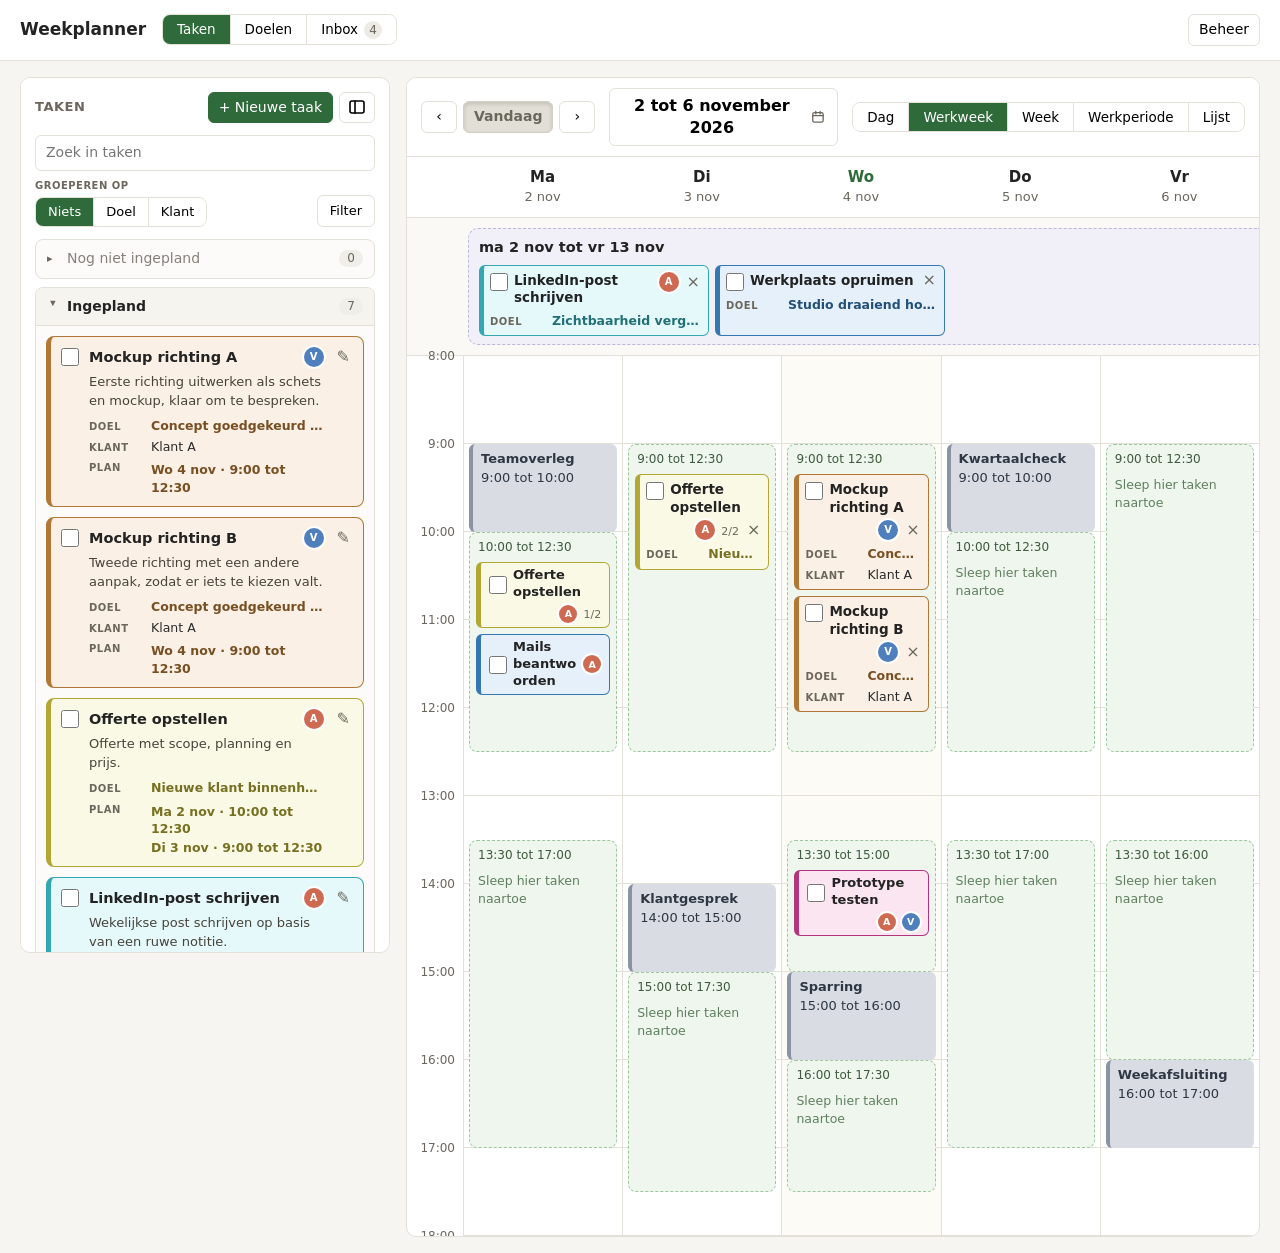
<file: docs/JAPT_userinteraction_mockup.html>
<!doctype html>
<html lang="nl">
<head>
<meta charset="utf-8">
<meta name="viewport" content="width=device-width, initial-scale=1">
<title>Weekplanner prototype</title>
<style>
  :root{
    --bg:#f6f5f2; --panel:#ffffff; --line:#e3e0d8; --text:#232323; --muted:#6b675d;
    --meeting:#d9dde3; --meeting-text:#2f3744; --block:#eef6ee; --block-line:#9cc79c;
    --hover:#d8ecd8; --accent:#2f6b3a;
  }
  *{box-sizing:border-box}
  [hidden]{display:none !important}
  .hidden{display:none !important}
  body{margin:0;font:15px/1.4 system-ui,-apple-system,Segoe UI,Roboto,sans-serif;background:var(--bg);color:var(--text)}
  header{display:flex;align-items:center;gap:16px;padding:14px 20px;border-bottom:1px solid var(--line);background:var(--panel)}
  header h1{font-size:17px;margin:0}
  header .sub{color:var(--muted)}
  header .hr{margin-left:auto;display:flex;gap:8px}
  button{font:inherit;font-size:14px;border:1px solid var(--line);background:#fff;border-radius:6px;padding:5px 10px;cursor:pointer}
  button:hover{background:#f0eee8}
  button.primary{background:var(--accent);border-color:var(--accent);color:#fff}
  button.primary:hover{background:#265a2f}
  .seg{display:inline-flex;border:1px solid var(--line);border-radius:8px;overflow:hidden}
  .seg button{border:none;border-radius:0;background:#fff;padding:5px 14px;font-size:13.5px}
  .seg button+button{border-left:1px solid var(--line)}
  .seg button.active{background:var(--accent);color:#fff}
  .app{display:grid;grid-template-columns:370px 1fr;gap:16px;padding:16px 20px;align-items:start}
  .app.nosb{grid-template-columns:1fr}
  input[type=checkbox].chk{flex:none;width:18px;height:18px;margin:1px 0 0;accent-color:var(--accent);cursor:pointer}

  /* wie: ronde knopjes, meerdere personen of niemand */
  .who{display:flex;gap:4px;flex:none}
  .wbtn{width:22px;height:22px;padding:0;border-radius:50%;font-size:11px;font-weight:700;line-height:1;
    border:1.5px dashed var(--pcl);color:var(--pc);background:transparent}
  .wbtn:hover{background:#fff;border-color:var(--pc)}
  .wbtn.on{background:var(--pc);border:1.5px solid var(--pc);color:#fff}
  .wd{flex:none;display:inline-flex;align-items:center;justify-content:center;width:20px;height:20px;border-radius:50%;
    background:var(--pc);color:#fff;font-size:10px;font-weight:700;box-shadow:0 0 0 2px #fff}

  /* doel en klant: gelabelde regels */
  .meta{display:flex;flex-direction:column;gap:3px;min-width:0}
  .mrow{display:flex;gap:8px;align-items:baseline;min-width:0;font-size:12.5px}
  .mrow .k{flex:none;width:54px;font-size:10px;font-weight:700;text-transform:uppercase;letter-spacing:.05em;color:var(--muted)}
  .mrow .v{overflow:hidden;text-overflow:ellipsis;white-space:nowrap;min-width:0}
  .mrow.goal .v{color:var(--tbd);font-weight:600}
  .mrow.client .v{color:#2a2a2a}
  .mrow select.gsel{flex:1;min-width:0;max-width:100%;font:inherit;font-size:12.5px;font-weight:600;color:var(--tbd);
    background:transparent;border:1px solid transparent;border-radius:5px;padding:0 2px;cursor:pointer;text-overflow:ellipsis}
  .mrow select.gsel:hover{border-color:var(--line);background:#fff}
  .mrow select.gsel.none{color:var(--muted);font-weight:400;font-style:italic}
  .mrow select.gsel option{color:#232323;font-weight:400;font-style:normal}
  .gc{font-size:12.5px;color:var(--muted);white-space:nowrap}

  /* sidebar */
  .side{background:var(--panel);border:1px solid var(--line);border-radius:10px;padding:14px;position:sticky;top:12px;max-height:calc(100vh - 24px);overflow-y:auto}
  .sbtop{display:flex;align-items:center;justify-content:space-between;margin-bottom:12px}
  .side h2{font-size:13px;margin:0;text-transform:uppercase;letter-spacing:.04em;color:var(--muted)}
  .sbbtns{display:flex;gap:6px}
  .side select{font:inherit;font-size:13px;padding:3px 6px;border:1px solid var(--line);border-radius:6px;background:#fff;min-width:0}
  .side .mrow select.gsel{border-color:transparent;background:transparent;padding:0 2px;font-size:12.5px}
  .side .mrow select.gsel:hover{border-color:var(--line);background:#fff}

  /* zoeken, filteren, groeperen */
  .fbar{display:flex;flex-direction:column;gap:8px;margin-bottom:12px}
  .fbar input[type=search]{font:inherit;font-size:14px;padding:7px 10px;border:1px solid var(--line);border-radius:6px;width:100%}
  .frow{display:flex;align-items:flex-end;justify-content:space-between;gap:8px}
  .fgroup{display:flex;flex-direction:column;gap:4px}
  .fbar .fl{font-size:10px;font-weight:700;text-transform:uppercase;letter-spacing:.05em;color:var(--muted)}
  .fgroup .seg button{padding:5px 12px;font-size:13px}
  #btnFilter{font-size:13px;padding:6px 12px}
  #btnFilter.active{border-color:var(--accent);color:var(--accent);font-weight:600}
  #btnFilter .fcount{display:inline-block;min-width:18px;margin-left:6px;padding:0 5px;border-radius:999px;background:var(--accent);color:#fff;font-size:11.5px;line-height:18px;text-align:center}
  .fpanel{display:grid;grid-template-columns:1fr;   /* één kolom: een open lijst schuift enkel de velden eronder omlaag en het veld zelf blijft op zijn plaats */
    gap:10px;padding:10px;border:1px solid var(--line);border-radius:8px;background:#faf9f5}
  .fpanel[hidden]{display:none}
  .fpanel .f{display:block;margin:0}
  .fpanel select{width:100%;font:inherit;font-size:13.5px;padding:6px 8px;border:1px solid var(--line);border-radius:6px;background:#fff}
  .fclear{display:flex;align-items:flex-end;justify-content:flex-end}
  .fclear button{border:none;background:none;color:var(--muted);font-size:13px;padding:6px 2px;text-decoration:underline}
  .fclear button:hover{background:none;color:#b3261e}
  .fclear button:disabled{opacity:.4;cursor:default;text-decoration:none}

  /* lijsten onder elkaar, open en dicht te klappen */
  .sec{border:1px solid var(--line);border-radius:8px;margin-bottom:8px;background:#fcfbf9}
  .sh{display:flex;align-items:center;gap:8px;padding:9px 11px;cursor:pointer;user-select:none;border-radius:8px}
  .sh:hover{background:#f4f2ec}
  .sec .sl{color:var(--text);font-weight:600}
  .sec.closed .sl{color:#85817a;font-weight:500}
  .sec:not(.closed)>.sh{background:#f6f4ee;border-radius:7px 7px 0 0}
  .chev{display:inline-block;width:12px;font-size:11px;color:var(--muted);transition:transform .15s}
  .sec:not(.closed) .chev{transform:rotate(90deg)}
  .sl{flex:1;font-weight:600;font-size:14px}
  .sec .cnt{font-size:12px;color:var(--muted);background:#f0eee8;border-radius:10px;padding:0 8px}
  .sb{padding:10px;border-top:1px solid var(--line)}
  .dragging-any .sec:not([data-list="planned"]){outline:2px dashed var(--accent);outline-offset:1px}
  .dragging-any .sec[data-list="planned"]{opacity:.5}
  .sec.over{outline:2px solid var(--accent) !important;background:var(--hover)}

  .list-tasks{display:flex;flex-direction:column;gap:10px}
  .group{margin-bottom:14px}
  .group:last-child{margin-bottom:0}
  .gh{display:flex;align-items:baseline;gap:8px;margin-bottom:8px;padding-bottom:4px;border-bottom:2px solid var(--line)}
  .gh .gname{font-weight:600;flex:1;min-width:0}
  .gh .gn{font-size:12px;color:var(--muted);white-space:nowrap}
  .task.late,.chip.late{box-shadow:inset 0 0 0 3px #d92d20}
  .mrow.deadline.due .v{color:#b45309;font-weight:600}
  .mrow.deadline.late .v{color:#d92d20;font-weight:600}
  .task{display:flex;align-items:flex-start;gap:10px;padding:10px 10px;border-radius:8px;border:1px solid var(--tb);border-left:5px solid var(--tb);background:var(--tbg);cursor:grab}
  .task.done,.chip.done{opacity:.65}
  .task.done .title,.chip.done .t{text-decoration:line-through}
  .task .body{flex:1;min-width:0;display:flex;flex-direction:column;gap:6px}
  .task .trow{display:flex;align-items:flex-start;gap:8px}
  .task .title{flex:1;min-width:0;font-size:14.5px;font-weight:600}
  .task .desc{font-size:13px;line-height:1.45;color:#46433b}
  .task .desc.none{color:var(--muted);font-style:italic}
  .task textarea{font:inherit;font-size:13px;width:100%;min-height:56px;padding:6px 8px;border:1px solid var(--tb);border-radius:6px;background:#fff}
  .mrow.plan{align-items:flex-start}
  .mrow.plan .v.links{display:flex;flex-direction:column;align-items:flex-start;gap:1px;white-space:normal;overflow:visible}
  .gl{border:none;background:none;padding:0;font:inherit;font-size:12.5px;font-weight:600;color:var(--tbd);cursor:pointer;text-align:left}
  .gl:hover{background:none;text-decoration:underline}
  .task .acts{display:flex;flex-direction:column;gap:2px}
  .task .acts button{border:none;background:none;color:var(--muted);padding:0 3px;font-size:16px;line-height:1.2}
  .task .acts button:hover{color:#000;background:none}
  .task,.chip{transition:opacity .12s, box-shadow .12s}
  .task.hl,.chip.hl{box-shadow:0 0 0 3px var(--tb),0 6px 16px rgba(0,0,0,.2);position:relative;z-index:2}
  body.hov .task:not(.hl),body.hov .chip:not(.hl){opacity:.35}
  body.hov .chip.same{opacity:1}   /* de andere plekken van de gemarkeerde taak: niet omrand, niet gedimd */
  .hint{margin-top:12px;color:var(--muted);font-size:12.5px}
  .none-msg{color:var(--muted);font-size:13.5px}

  /* popups */
  dialog{border:none;border-radius:12px;padding:20px;width:min(440px,92vw);box-shadow:0 12px 40px rgba(0,0,0,.25);color:var(--text);font:inherit}
  dialog.wide{width:min(780px,94vw);max-height:86vh;overflow:auto}
  dialog::backdrop{background:rgba(30,30,25,.35)}
  dialog h3{margin:0 0 14px;font-size:17px}
  dialog label.f,dialog div.f{display:block;margin-bottom:12px}
  #toast{position:fixed;left:50%;bottom:28px;transform:translateX(-50%);background:#2b2a27;color:#fff;padding:10px 16px;border-radius:10px;font-size:14px;box-shadow:0 6px 24px rgba(0,0,0,.25);z-index:50;max-width:80vw}
  #toast[hidden]{display:none}
  .swatches{display:flex;flex-wrap:wrap;gap:8px;margin-top:4px}
  .swatches button{width:28px;height:28px;border-radius:50%;border:2px solid #fff;padding:0;cursor:pointer;box-shadow:0 0 0 1px rgba(0,0,0,.18)}
  .swatches button[aria-pressed="true"]{box-shadow:0 0 0 2px var(--text)}
  dialog .fl,.ibextra .fl,.ibform .fl{display:block;font-size:10px;font-weight:700;text-transform:uppercase;letter-spacing:.05em;color:var(--muted);margin-bottom:4px}
  dialog input[type=text],dialog input[type=date],dialog textarea,dialog select{box-sizing:border-box;font:inherit;font-size:14.5px;width:100%;padding:8px 10px;border:1px solid var(--line);border-radius:6px;background:#fff}
  dialog textarea{min-height:70px;resize:vertical}
  dialog .wrow{display:flex;gap:6px}
  dialog .wtog,.ibextra .wtog{padding:6px 14px;border-radius:999px;border:1.5px dashed var(--pcl);color:var(--pc);background:#fff;font-weight:600}
  dialog .wtog.on,.ibextra .wtog.on{background:var(--pc);border:1.5px solid var(--pc);color:#fff}
  #goalDlg{overflow:visible}
  .combo{position:relative}
  .combolist{position:absolute;left:0;right:0;top:calc(100% + 4px);z-index:20;background:#fff;border:1px solid var(--line);border-radius:10px;
    box-shadow:0 8px 22px rgba(0,0,0,.16);padding:4px;max-height:260px;overflow:auto}
  .combolist .ch{font-size:10px;font-weight:700;text-transform:uppercase;letter-spacing:.05em;color:var(--muted);padding:8px 10px 4px}
  .combolist button{display:flex;justify-content:space-between;gap:10px;width:100%;text-align:left;border:0;background:none;font:inherit;font-size:14.5px;padding:9px 10px;border-radius:7px;cursor:pointer;color:var(--text)}
  .combolist button:hover{background:#eef6ee}
  .combolist button small{color:var(--muted);font-size:12.5px;white-space:nowrap}
  .combolist .new-opt{color:var(--accent);font-weight:600;justify-content:flex-start}
  .cnote{margin-top:6px;font-size:13px;color:var(--accent);font-weight:600}
  dialog .btns{display:flex;justify-content:flex-end;gap:8px;margin-top:16px}
  dialog .btns .danger{margin-right:auto;color:#b3261e;border-color:#e3c2bf}
  dialog .btns .danger:hover{background:#fbeceb}
  dialog .btns .danger.confirm{background:#b3261e;border-color:#b3261e;color:#fff;font-weight:600}
  .pen{border:none;background:none;color:var(--muted);padding:0 3px;font-size:16px;line-height:1.2;cursor:pointer}
  .pen:hover{background:none;color:#000}

  /* beheer */
  .mhead{display:flex;align-items:center;justify-content:space-between;margin-bottom:14px}
  .mhead h3{margin:0}
  .msec{font-size:10px;font-weight:700;text-transform:uppercase;letter-spacing:.05em;color:var(--muted);margin-bottom:8px}
  .mlist{display:flex;flex-direction:column;gap:8px;margin-bottom:14px}
  .mitem{display:grid;grid-template-columns:1fr 90px 150px;gap:8px;align-items:center}
  .mitem .mcnt{font-size:12.5px;color:var(--muted);white-space:nowrap}
  .mdel{border:none !important;background:none !important;color:var(--muted);font-size:13px;text-align:right;padding:4px 0}
  .mdel:hover{color:#b3261e}
  .mtabs{margin-bottom:14px}
  .mhint{margin:0 0 12px;color:var(--muted);font-size:13.5px}
  .mday{margin-bottom:14px}
  .msec.big{font-size:12px;margin-bottom:2px}
  .wk{display:grid;grid-template-columns:22px repeat(7,1fr);gap:6px;margin-bottom:14px}
  .wkh{font-size:11px;font-weight:700;text-transform:uppercase;letter-spacing:.05em;color:var(--muted);text-align:center;margin-bottom:4px}
  .wkaxi{position:relative}
  .wkaxi span{position:absolute;right:0;transform:translateY(-6px);font-size:10.5px;color:var(--muted)}
  .wkcol{position:relative;border:1px solid var(--line);border-radius:6px;background-color:#faf9f5;background-image:linear-gradient(var(--line) 1px,transparent 1px)}
  .wk{user-select:none;-webkit-user-select:none}
  .wkcol{cursor:crosshair;touch-action:none}
  .wkb{position:absolute;left:2px;right:2px;display:flex;flex-direction:column;gap:1px;text-align:left;padding:4px 4px;font-size:10.5px;line-height:1.2;border:1px solid var(--accent);background:#e3f0e3;border-radius:5px;overflow:hidden;cursor:grab;color:var(--text)}
  .wkb:active{cursor:grabbing}
  .wkb.ghost{background:#cfe6d1;border-style:dashed;pointer-events:none}
  .hnd{position:absolute;left:0;right:0;height:7px;cursor:ns-resize}
  .hnd.t{top:0}.hnd.b{bottom:0}
  .hnd.b::after{top:auto !important;bottom:2px}
  .wkb:hover .hnd::after,.wkb.sel .hnd::after{content:'';position:absolute;left:50%;margin-left:-8px;width:16px;height:3px;border-radius:2px;background:currentColor;opacity:.45;top:2px}
  .mhow{margin:0 0 12px;font-size:13.5px;color:var(--text);background:#f1f8f1;border-radius:6px;padding:7px 10px}
  .wkb b{font-weight:600}
  .wkb:hover{background:#d3e8d4}
  .wkb.sel{background:var(--accent);color:#fff;box-shadow:0 0 0 2px #9fc3a4}
  .wkclr{display:block;width:100%;height:30px;margin-top:8px;padding:0}
  div.wkclr{visibility:hidden}
  button.wkclr{font-size:12.5px;color:var(--text)}
  button.wkclr:hover{color:#b3261e;border-color:#e3c2bf;background:#fbeceb}
  button.wkclr.on{color:#b3261e;border-color:#b3261e;background:#fbeceb;font-weight:600}
  .gconf.dayconf{margin-bottom:14px;background:#fbeceb;border:1px solid #e3c2bf}
  .bedit{border-top:1px solid var(--line);padding-top:12px}
  .bedit.none{color:var(--muted);font-size:13.5px}
  .bcopy{margin-top:12px}
  .bcopy .wrow{margin-bottom:8px;flex-wrap:wrap}
  .bcopy .wtog{padding:4px 11px;font-size:13px}
  .bcopy .dgo{background:#b3261e;border-color:#b3261e;color:#fff;font-weight:600}
  .mblk{display:grid;grid-template-columns:96px auto 96px 1fr 26px;gap:8px;align-items:center;margin-bottom:6px}
  .mblk .mto{color:var(--muted);font-size:13px}
  .mblk select{width:100%}
  .mblk input[type=text]{min-width:0}
  .mblk .mdel{grid-column:4 / 6;white-space:normal;text-align:right}
  .madd1{border:none;background:none;color:var(--accent);font-weight:600;padding:2px 0}
  .madd1:hover{background:none;text-decoration:underline}
  .mact button:disabled{opacity:.45;cursor:default}
  .mact{display:flex;gap:8px;flex-wrap:wrap;margin-top:4px}
  .mstate{color:var(--muted);font-size:13.5px;margin:0 0 12px}
  .mlen{display:flex;gap:8px}
  .mlen input{width:90px;flex:none}
  .mlen select{width:auto;flex:none;min-width:110px}
  .musr{display:grid;grid-template-columns:34px 1fr 150px;gap:8px;align-items:center}
  .musr input[type=color]{width:34px;height:34px;padding:2px;border:1px solid var(--line);border-radius:6px;background:#fff;cursor:pointer}
  .merr{margin-bottom:10px;padding:8px 10px;border-radius:6px;background:#fbeceb;color:#b3261e;font-size:13.5px}
  .mempty.none{margin-bottom:4px;font-size:13.5px}
  .mlock{text-align:right;white-space:normal;line-height:1.25}
  .mdel.confirm{color:#b3261e;font-weight:600;white-space:normal;line-height:1.25}
  .madd{display:flex;gap:8px;padding-top:14px;border-top:1px solid var(--line)}
  .madd input{flex:1}
  .mempty{color:var(--muted);margin-bottom:14px}

  /* doelen */
  .goalsview{background:var(--panel);border:1px solid var(--line);border-radius:10px;padding:16px}
  .gtoolbar{display:flex;align-items:center;gap:12px;flex-wrap:wrap;margin-bottom:18px}
  .gtoolbar h2{margin:0;font-size:17px;flex:1}
  .gtoolbar label{font-size:13.5px;color:var(--muted);display:flex;align-items:center;gap:6px;cursor:pointer}
  .cgroup{margin-bottom:24px}
  .cghead{display:flex;align-items:baseline;gap:10px;margin-bottom:10px;padding-bottom:4px;border-bottom:2px solid var(--line)}
  .cghead .cn{font-weight:700;font-size:15px}
  .cghead .cc{color:var(--muted);font-size:12.5px}
  .gcards{display:grid;grid-template-columns:repeat(auto-fill,minmax(290px,1fr));gap:12px}
  .gcard{display:flex;flex-direction:column;gap:9px;padding:11px 13px;border-radius:8px;border:1px solid var(--tb);border-left:5px solid var(--tb);background:var(--tbg)}
  .gcard{cursor:pointer;transition:box-shadow .12s}
  .gcard:hover{box-shadow:0 4px 14px rgba(0,0,0,.14)}
  .gcard.ach{opacity:.8;background:#f1f0ea;border-color:#d4d1c6;border-left-color:#b9b5a8}
  .gcard.ach .bar i{background:#9a968c}
  .gbadge{flex:none;font-size:11.5px;font-weight:600;color:var(--accent);background:#e3f0e3;border-radius:999px;padding:2px 9px;white-space:nowrap}
  .gname{font-size:15px;flex:1;min-width:0}
  .gdesc{font-size:13px;line-height:1.4;color:#46433b;display:-webkit-box;-webkit-line-clamp:2;-webkit-box-orient:vertical;overflow:hidden}
  dialog.gvw{width:min(680px,94vw)}
  .ico.sm{align-self:center}
  .gvtools{display:flex;gap:8px;align-items:center}
  .ico{border:none;background:none;color:var(--muted);padding:0 3px;font-size:16px;line-height:1.2;cursor:pointer}
  .ico:hover{background:none;color:#000}
  .gvv{font-size:14.5px;line-height:1.5;color:var(--text)}
  .gvv.none{color:var(--muted);font-style:italic}
  dialog.gvw.editing{overflow:visible}
  .gvlist{display:flex;flex-direction:column;gap:6px}
  .gvt{display:flex;align-items:center;gap:10px;padding:8px 10px;border:1px solid var(--tb);border-left:5px solid var(--tb);background:var(--tbg);border-radius:6px}
  .gvt .gvtt{flex:1;min-width:0;font-weight:600;font-size:14px}
  .gvt.done .gvtt{text-decoration:line-through;opacity:.7}
  .gvt .gvts{font-size:12.5px;color:var(--muted);white-space:nowrap}
  .gvacts{display:flex;justify-content:flex-end;gap:8px;padding-top:14px;border-top:1px solid var(--line)}
  .gvacts .ok{border-color:var(--accent);color:var(--accent);font-weight:600}
  .gtop{display:flex;align-items:center;gap:8px}
  .gtop .gpeople{display:flex;gap:4px;flex:none;align-items:center}
  .gcard input.gn{flex:1;min-width:0;font:inherit;font-weight:600;font-size:15px;color:var(--text);background:transparent;
    border:1px solid transparent;border-radius:5px;padding:2px 4px}
  .gcard input.gn:hover,.gcard input.gn:focus{border-color:var(--line);background:#fff}
  .bar{height:6px;border-radius:4px;background:rgba(0,0,0,.09);overflow:hidden}
  .bar i{display:block;height:100%;background:var(--tb)}
  .gstat{font-size:12.5px;color:#46433b}
  .gact{display:flex;align-items:center;gap:8px;flex-wrap:wrap}
  .gact .sp{flex:1}
  .gact select{font:inherit;font-size:12.5px;padding:3px 6px;border:1px solid var(--line);border-radius:6px;background:#fff;max-width:130px}
  .gact button{font-size:12.5px;padding:3px 9px}
  .gact button.ok{border-color:var(--accent);color:var(--accent);font-weight:600}
  .gconf{display:flex;flex-direction:column;gap:6px;padding:10px;border-radius:6px;background:rgba(255,255,255,.7)}
  .gconf .opt{display:flex;align-items:flex-start;gap:9px;text-align:left;font-size:13.5px;padding:7px 9px;border:1px solid var(--line);background:#fff;border-radius:6px;cursor:pointer}
  .gconf .opt i{flex:none;width:15px;height:15px;margin-top:2px;border-radius:50%;border:2px solid #9a968c;background:#fff}
  .gconf .opt.on{border-color:var(--accent);background:#f1f8f1}
  .gconf .opt.on i{border-color:var(--accent);background:radial-gradient(circle,var(--accent) 0 4px,#fff 5px)}
  .gconf .dgo{background:#b3261e;border-color:#b3261e;color:#fff;font-weight:600}
  .gconf .dgo:disabled{background:#e3c2bf;border-color:#e3c2bf;cursor:not-allowed}
  .gcbtns{display:flex;justify-content:flex-end;gap:8px;margin-top:4px}
  .gcbtns button.primary:disabled{background:#c9d6cb;border-color:#c9d6cb;cursor:not-allowed}
  .gact .gdel{border:none;background:none;color:var(--muted);padding:3px 2px}
  .gact .gdel:hover{color:#b3261e}
  .gact .gdel.confirm{color:#b3261e;font-weight:600}

  /* week */
  .week{background:var(--panel);border:1px solid var(--line);border-radius:10px;overflow:hidden}
  .cycles{position:relative;display:grid;gap:8px 0;padding:10px 0;border-bottom:1px solid var(--line);background:#faf9f6}
  .cycles:empty{display:none}
  .cylbl{grid-column:1;grid-row:1;padding:4px 8px 0 0;text-align:right;font-size:12px;color:var(--muted)}
  .cycle{margin:0 5px;border:1px dashed #bcb7d8;background:#f1eff8;border-radius:10px;padding:8px 10px;min-width:0}
  .cycle.over{background:var(--hover);border-style:solid;border-color:var(--accent)}
  .cycle.cl{margin-left:0;border-left:none;border-top-left-radius:0;border-bottom-left-radius:0}
  .cycle.cr{margin-right:0;border-right:none;border-top-right-radius:0;border-bottom-right-radius:0}
  .cycle .cyh{display:flex;align-items:baseline;gap:4px 12px;flex-wrap:wrap;margin-bottom:8px}
  .cycle .cyh b{font-size:14.5px}
  .cycle .cyh span{font-size:12.5px;color:var(--muted)}
  .cycle .list{display:flex;flex-wrap:wrap;gap:6px}
  .cycle .chip{flex:0 1 230px;min-width:170px}
  .spdates{display:grid;grid-template-columns:1fr 1fr;gap:12px}
  .seg button[hidden]{display:none}
  .listview{display:none}
  .listmode .listview{display:block;padding:16px 20px 24px;max-height:calc(100vh - 140px);overflow:auto}
  .listmode #head,.listmode #cycleLane,.listmode #body{display:none !important}
  .listmode .calbar .nav{display:none !important}
  .listmode .calbar .callabel{display:none}
  .lfilter{display:none;align-items:flex-end;gap:8px;margin-right:auto}
  .listmode #modeSeg{margin-left:auto}
  .listmode .lfilter{display:flex}
  .ms{position:relative}
  .ms summary{list-style:none;cursor:pointer;font:inherit;font-size:13.5px;padding:6px 26px 6px 8px;border:1px solid var(--line);border-radius:6px;background:#fff;white-space:nowrap;overflow:hidden;text-overflow:ellipsis;position:relative}
  .ms summary::-webkit-details-marker{display:none}
  .ms summary::after{content:'▾';position:absolute;right:9px;top:50%;transform:translateY(-50%);font-size:11px;color:var(--muted)}
  .ms summary.on{border-color:var(--accent);color:var(--accent);font-weight:600}
  .ms .msb{position:absolute;z-index:30;top:calc(100% + 4px);left:0;min-width:100%;max-height:260px;overflow:auto;background:#fff;border:1px solid var(--line);border-radius:8px;box-shadow:0 8px 24px rgba(0,0,0,.15);padding:6px}
  .ms .msb label{display:flex;align-items:center;gap:8px;padding:6px 8px;border-radius:6px;font-size:13.5px;white-space:nowrap;cursor:pointer}
  .ms .msb label:hover{background:var(--hover)}
  .msbk{display:none}
  .ms .msb.rows{padding:6px 0}
  .ms .msb .gph:first-child{border-top:none;margin-top:0}
  .ms .msb label.msr{display:flex;align-items:center;gap:10px;padding:8px 14px 8px 22px;border-radius:0;white-space:normal}
  .ms .msb label.msr .gpt{flex:1;min-width:0}
  .ms .msb label.msr input{order:3;flex:none;width:18px;height:18px;margin:0;accent-color:var(--accent)}
  .ms .msb.chips{display:flex;flex-wrap:wrap;gap:6px;padding:8px}
  .ms .msb label.mswho{padding:5px 12px;border-radius:999px;border:1.5px dashed var(--pcl);color:var(--pc);font-weight:600;background:#fff}
  .ms .msb label.mswho{position:relative}
  .ms .msb label.mswho input{position:absolute;inset:0;width:100%;height:100%;margin:0;opacity:0;cursor:pointer}
  .ms .msb label.mswho:has(input:checked){background:var(--pc);border:1.5px solid var(--pc);color:#fff}
  .ms .msb label.mswho:hover{background:#fff}
  .ms .msb label.mswho:has(input:checked):hover{background:var(--pc)}
  .fpanel .ms .msb{position:static;margin-top:4px;box-shadow:none;max-height:none}
  .fpanel .ms .msb{overflow-x:hidden}   /* in de zijbalk klapt de lijst uit tussen de velden, zodat ze niets afdekt */
  .fpanel .f{min-width:0}
  .fpanel .ms .msb label{white-space:normal}
  .lfilter .f{display:block;margin:0}
  .lfilter .fl{display:block;font-size:10px;font-weight:700;text-transform:uppercase;letter-spacing:.05em;color:var(--muted);margin-bottom:3px}
  #lfToggle,#vwToggle{display:none;font-size:13px;padding:6px 12px}
  #vwToggle[aria-expanded=true]{border-color:var(--accent);color:var(--accent);font-weight:600}
  #lfToggle.active{border-color:var(--accent);color:var(--accent);font-weight:600}
  #lfToggle .fcount{display:inline-block;min-width:18px;margin-left:6px;padding:0 5px;border-radius:999px;background:var(--accent);color:#fff;font-size:11.5px;line-height:18px;text-align:center}
  @media (max-width:700px),(max-height:500px){   /* gsm, ook liggend: de zijbalk (linkerlijst) staat altijd onder de rechterweergave, nooit ernaast */
    .app{grid-template-columns:minmax(0,1fr)}
    #weekView,#inboxView,#goalsView{order:-1;min-width:0}
    .side{position:static;max-height:none;overflow-y:visible}
  }
  @media (max-width:700px){   /* gsm: de filters van de Lijst klappen dicht achter een knop, en de weergaveknoppen schuiven op een eigen rij */
    .listmode #lfToggle,#vwToggle{display:inline-block}
    .app{grid-template-columns:minmax(0,1fr)}   /* één kolom: de zijbalk komt onder de kalender */
    #weekView{order:-1;min-width:0}
    #modeSeg.open{flex-wrap:wrap;overflow:visible}   /* kalenderweergaven: eerst de kalender, dan de zijbalk, zodat de knop Weergave bovenaan staat */
    #modeSeg{display:none}
    #modeSeg.open{display:flex;width:100%;box-sizing:border-box}
    /* Lijst op de gsm: de doelnaam volledig (over meerdere regels) en zonder de labels Doel en Klant, de kleur van de kaart zegt genoeg */
    .listview .mrow.goal .k,.listview .mrow.client .k{display:none}
    .listview .mrow.goal .v,.listview .mrow.client .v{white-space:normal;overflow:visible}
    .listview .mrow.client .v{color:var(--muted);font-size:12px}
    /* taakvenster: Verwijder taak op een eigen rij en de doelnaam mag wrappen */
    dialog .btns{flex-wrap:wrap}
    dialog .btns .danger{order:3;flex:1 1 100%;margin-right:0}
    .gp .gpb .gpn{white-space:normal;overflow:visible}
    /* Werkperiode op de gsm: elke werkperiode over de volle breedte, veeg opzij voor de volgende */
    .cymode .cyview{overflow-x:auto;scroll-snap-type:x mandatory;-webkit-overflow-scrolling:touch}
    .cyhead,.cybody{overflow:visible;width:calc(var(--n,1)*100%);grid-template-columns:repeat(var(--n,1),minmax(0,1fr)) !important}
    .cyhead>div,.cycol{scroll-snap-align:start;scroll-snap-stop:always}
    /* kalenderbalk op de gsm: knoppen op één rij, de titel op de volle breedte eronder, en geen kop met dezelfde data nog eens */
    .week .calbar{gap:8px 8px;padding:8px 10px}
    .week .calbar .nav{gap:4px}
    .week .calbar .nav button{padding:5px 7px;font-size:13.5px}
    .week #vwToggle,.week #lfToggle{padding:5px 8px;font-size:13.5px}
    /* filters op de gsm: dezelfde gecentreerde lijst als de Doel-kiezer */
    .ms[open] .msbk{display:block;position:fixed;inset:0;z-index:40;background:rgba(0,0,0,.35)}
    .fpanel .ms[open] .msb,.lfilter .ms[open] .msb,.ms[open] .msb{position:fixed !important;left:8px !important;right:8px !important;top:50% !important;bottom:auto !important;transform:translateY(-50%);width:auto !important;min-width:0 !important;max-width:none !important;max-height:88dvh !important;margin:0 !important;z-index:41;border:0;border-radius:18px;box-shadow:0 12px 40px rgba(0,0,0,.35);padding:4px 0}
    .ms[open] .msb.chips{padding:12px;gap:10px}
    .ms[open] .msb label.msr{font-size:19px;padding:14px 16px 14px 20px}
    .ms[open] .msb label.msr input{width:24px;height:24px}
    .ms[open] .msb label.mswho{font-size:18px;padding:9px 18px}
    .ms[open] .msb .gph{font-size:13px;padding:12px 16px 4px}
    .week .calbar .nav{order:1}
    #vwToggle{order:2}
    .week .calbar .callabel{order:3;flex:1 1 100%;min-width:0}
    .week .calbar .callabel .calbtn{flex:1;justify-content:space-between;font-size:15px;padding:6px 10px}
    #modeSeg.open{order:4}
    .cymode .cyhead,.daymode #head{display:none}
    /* werkperiodebalk bovenaan (Dag, Werkweek, Week): de taken van de periode naast elkaar, één volle kaart met een stukje van de vorige en de volgende, veeg om te wisselen */
    .cycle .list{flex-wrap:nowrap;overflow-x:auto;scroll-snap-type:x mandatory;scroll-padding:0 14px;-webkit-overflow-scrolling:touch;scrollbar-width:none;margin:0 -10px;padding:0 10px}
    .cycle .list::-webkit-scrollbar{display:none}
    .cycle .chip{flex:0 0 84%;min-width:0;max-width:none;scroll-snap-align:start}
    .cycle .chip:only-child{flex-basis:100%}
    #cycleLane{display:block}
    #cycleLane .cycle{grid-column:auto !important;grid-row:auto !important;margin:0 8px 8px;border:1px dashed #bcb7d8 !important;border-radius:10px !important}   /* over de volle breedte, ook onder de tijdkolom, en gestapeld als er meer werkperiodes in beeld zijn */
    .listmode .lfilter{display:none}
    .listmode #lfToggle,#vwToggle{order:1}
    .listmode .lfilter.open{display:grid;grid-template-columns:1fr 1fr;gap:8px;width:100%;order:2;margin-right:0}
    .listmode .calbar{padding:6px 10px;border-bottom:none}
    .listmode .listview{max-height:none;overflow:visible;padding:4px 10px 16px}   /* de pagina scrolt zelf, zodat de balken mee wegscrollen */
    .listmode #vwToggle{margin-right:auto}
    .listmode .lfilter .f:nth-child(3) .msb{left:auto;right:0}
    .listmode .lfilter .msb{max-width:calc(100vw - 56px)}
    .listmode .lfilter .msb label{white-space:normal}
    #modeSeg button{padding:5px 10px}
    .listmode .lfilter .ms,.listmode .lfilter input[type=search]{width:100%}
    .listmode .lfilter{grid-template-columns:minmax(0,1fr) minmax(0,1fr)}
    .listmode .lfilter .f{min-width:0}
    .listmode .lfilter .f:first-child,.listmode #lfClear{grid-column:1 / -1}
    .listmode .lfilter #lfClear{justify-self:start}
    .listmode #modeSeg{margin-left:0}
    #modeSeg{max-width:100%;overflow-x:auto}
    #modeSeg button{flex:none}
  }
  @media (max-width:340px){ .ibextra{grid-template-columns:1fr !important} }   /* heel smalle gsm: doel en deadline onder elkaar */
  .lfilter .ms{width:130px}
  .lfilter input[type=search]{font:inherit;font-size:13.5px;padding:6px 8px;border:1px solid var(--line);border-radius:6px;width:170px;box-sizing:border-box}
  .lfilter button{padding:6px 12px;font-size:13px}
  .lsec{margin:0 auto 26px;max-width:760px}
  .lsec>h3{font-size:15px;margin:0 0 10px;display:flex;align-items:baseline;gap:10px}
  .lsec>h3 small{font-weight:400;color:var(--muted);font-size:13px}
  .lsec.per>h3{padding:6px 10px;background:#f1eff8;border:1px dashed #bcb7d8;border-radius:8px}
  .lgrp{margin:0 0 14px 0}
  .lsec.per .lgrp{margin-left:12px}
  .lgrp>h4{font-size:13.5px;margin:0 0 6px;color:var(--muted);font-weight:600;display:flex;gap:8px;align-items:baseline}
  .lgrp>h4.today{color:var(--accent)}
  .lgrp .lblk{font-size:12.5px;color:var(--muted);margin:6px 0 4px}
  .lgrp .list-tasks{gap:8px}
  .cyview{display:none}
  .cydated,.cyown{display:flex;flex-direction:column;gap:6px}
  .cysep{font-size:12px;font-weight:600;color:#7c779f;margin:8px 2px 0}
  .cymode .cyview{display:block}
  .cymode #head,.cymode #cycleLane,.cymode #body{display:none !important}
  @media (pointer:coarse){ #head,#body{touch-action:pan-y} }   /* de browser doet enkel het verticale scrollen, het zijwaartse veegen is voor de kalender zelf */
  .cyhint{display:none;position:sticky;left:0;width:100%;box-sizing:border-box;text-align:center;font-size:12px;font-weight:600;color:#7c779f;padding:6px 0 0}
  .rothint{display:none;padding:8px 12px;background:#fff7e0;border-bottom:1px solid #eadfb4;font-size:13px;text-align:center}
  @media (max-width:700px) and (orientation:portrait){ .wkmode .rothint{display:block} }
  .cyhead,.cybody{display:grid;overflow-x:auto}
  .cyhead div{padding:10px 6px;text-align:center;border-bottom:1px solid var(--line);font-weight:600}
  .cyhead div small{display:block;font-weight:400;color:var(--muted);font-size:13px}
  .cyhead .today{color:var(--accent)}
  .cycol{display:flex;border-left:1px solid var(--line);padding:6px 5px;min-width:0}
  .cycol:first-child{border-left:none}
  .cycol.today{background:#fcfbf6}
  .cyblock{position:relative;flex:1;min-height:440px;background:#f1eff8;border:1px dashed #bcb7d8;border-radius:8px;padding:6px;display:flex;flex-direction:column;gap:6px;min-width:0}
  .cyblock.over{background:var(--hover);border-style:solid;border-color:var(--accent)}
  .cyblock .empty{color:#7c779f;font-size:12.5px;padding:2px}
  .head,.body{display:grid;grid-template-columns:56px repeat(5,minmax(0,1fr))}
  .head div{padding:10px 6px;text-align:center;border-bottom:1px solid var(--line);font-weight:600}
  .head div small{display:block;font-weight:400;color:var(--muted);font-size:13px}
  .head .today{color:var(--accent)}
  .times{position:relative}
  .times span{position:absolute;right:8px;font-size:12px;color:var(--muted);transform:translateY(-50%)}
  .col{position:relative;border-left:1px solid var(--line);
    background-image:repeating-linear-gradient(to bottom,transparent 0,transparent calc(var(--px) - 1px),var(--line) calc(var(--px) - 1px),var(--line) var(--px))}
  .col.today{background-color:#fcfbf6}

  .meeting{position:absolute;left:5px;right:5px;background:var(--meeting);color:var(--meeting-text);
    border-radius:6px;padding:6px 8px;font-size:13px;overflow:hidden;border-left:4px solid #8a93a3}
  .meeting b{display:block}
  .block{position:absolute;left:5px;right:5px;background:var(--block);border:1px dashed var(--block-line);
    border-radius:8px;padding:6px;display:flex;flex-direction:column;gap:6px;overflow:hidden}
  .block.over{background:var(--hover);border-style:solid;border-color:var(--accent)}
  .block .bh{display:flex;justify-content:space-between;font-size:12px;color:#3f5a3f;padding:0 2px;flex:none}
  .block .list{display:flex;flex-direction:column;gap:6px;overflow-y:auto;min-height:0;flex:1}
  .empty{color:#5f7f5f;font-size:12.5px;padding:2px}
  .chip{display:flex;flex-direction:column;gap:5px;padding:6px 6px;border-radius:6px;border:1px solid var(--tb);
    border-left:5px solid var(--tb);background:var(--tbg);font-size:13.5px;cursor:pointer;flex:none}
  .chip .ct{display:flex;align-items:flex-start;gap:4px 6px;flex-wrap:wrap}
  .chip .chk{width:16px;height:16px}
  .task.ins-before{box-shadow:0 -5px 0 0 #1f4d2a}
  .task.ins-after{box-shadow:0 5px 0 0 #1f4d2a}
  .chip.ins-before{box-shadow:0 -3px 0 0 #1f4d2a}
  .chip.ins-after{box-shadow:0 3px 0 0 #1f4d2a}
  .cycle .chip.ins-before{box-shadow:-4px 0 0 0 #1f4d2a}   /* in de strip staan de taken naast elkaar: het streepje staat links of rechts */
  .cycle .chip.ins-after{box-shadow:4px 0 0 0 #1f4d2a}
  .chip.dim{opacity:.35}
  .chip.dim:hover{opacity:.75}
  .chip .cside{display:flex;align-items:center;gap:6px;flex:none;margin-left:auto}
  .chip .t{flex:1 1 50%;min-width:0;overflow-wrap:break-word;font-weight:600;line-height:1.3}
  /* past het niet in het blok: één regel per taak, klik voor alle info */
  .block.snug .chip{padding:4px 8px;gap:0}
  .block.snug .chip .meta, .block.snug .chip .x{display:none}
  .block.snug .chip .ct{align-items:center}
  .block.snug .chip .t{font-size:13px}
  .block.snug .chip .wd{width:18px;height:18px;font-size:9.5px}
  .block.tight .chip{padding:4px 8px;gap:0}
  .block.tight .chip .meta{display:none}
  .block.tight .chip .x{display:none}
  .block.tight .chip .ct{align-items:center;flex-wrap:nowrap}
  .block.tight .chip .t{white-space:nowrap;overflow:hidden;text-overflow:ellipsis;font-size:13px}
  .block.tight .chip .wd{width:18px;height:18px;font-size:9.5px}
  /* de taak klapt open: het kaartje ligt over de taak heen, zelfde plek en opmaak, en scrolt mee met de dag */
  #pop{position:absolute;z-index:60;padding:7px 9px;border-radius:6px;background:var(--tbg);font-size:13.5px;
    border:1px solid var(--tb);border-left:5px solid var(--tb);box-shadow:0 10px 28px rgba(0,0,0,.28);display:flex;flex-direction:column;gap:7px}
  #pop .pt{display:flex;align-items:flex-start;gap:7px}
  #pop .pt b{flex:1;min-width:0;font-size:13.5px;line-height:1.3}
  #pop .pd{font-size:13.5px;line-height:1.45;color:#46433b}
  #pop .pd.none{color:var(--muted);font-style:italic}
  #pop .pn{display:flex;flex-direction:column;gap:4px;padding-top:2px}
  #pop .pn .k{font-size:10px;font-weight:700;text-transform:uppercase;letter-spacing:.05em;color:var(--muted);margin-bottom:2px}
  #pop .pr{display:flex;gap:12px;font-size:13.5px}
  #pop .pr .pday{width:78px;font-weight:600;color:var(--tbd)}
  #pop .pb{display:flex;justify-content:flex-end}
  .chip .p{font-size:11px;color:var(--muted);white-space:nowrap;padding-top:2px}
  .chip .x{border:none;background:none;padding:0 2px;color:var(--muted);font-size:16px;line-height:1}
  .chip .x:hover{background:none;color:#000}
  .dragging{opacity:.4}
  .col.off{background-color:#f3f1ec}
  .calbar{display:flex;align-items:center;gap:14px;flex-wrap:wrap;padding:10px 14px;border-bottom:1px solid var(--line);background:var(--panel)}
  .calbar .nav{display:flex;gap:6px}
  #btnHideSide,#btnShowSide{display:inline-flex;align-items:center;justify-content:center;gap:7px}
  #btnHideSide{min-width:36px;padding-left:8px;padding-right:8px}
  #btnShowSide[hidden]{display:none}
  .calbar .nav button{min-width:36px}
  .callabel{position:relative;display:flex;align-items:center;gap:10px;flex:1;min-width:160px}
  .callabel .calbtn{display:inline-flex;align-items:center;gap:10px;font-size:16px;font-weight:700;padding:6px 12px}
  .callabel .calbtn svg{color:var(--muted)}
  .callabel #calSub{font-size:13px;color:var(--muted)}
  .callabel #calSub:empty{display:none}
  #calToday:disabled{background:#e2dfd6;color:#6b675d;border-color:#d3cfc4;box-shadow:inset 0 2px 4px rgba(0,0,0,.14);cursor:default;font-weight:600}
  .callabel .vh{position:absolute;left:0;top:100%;width:1px;height:1px;opacity:0;pointer-events:none;border:0;padding:0}
  .calbar input[type=date]{font:inherit;font-size:14px;padding:5px 8px;border:1px solid var(--line);border-radius:6px;background:#fff}

  /* inbox: kanban */
  .inboxview{background:var(--panel);border:1px solid var(--line);border-radius:10px;padding:16px}
  #ibAdd{max-width:640px;margin:0 auto}
  .ibform{display:flex;flex-direction:column;gap:10px;margin-bottom:16px}
  .ibform > label.f{display:block;margin:0}
  .ibform > label.f input{width:100%;box-sizing:border-box;font:inherit;font-size:16px;padding:10px 12px;border:1px solid var(--line);border-radius:6px;background:#fff}
  .iboptlbl{border-top:1px solid var(--line);margin:2px 0}
  .ibsubmit{display:flex;justify-content:flex-end}
  .ibsubmit button{padding:10px 22px;font-size:15px}
  /* op elk scherm: de knop Toevoegen over de volle breedte en vast onderaan in beeld; een vervaging en een hint tonen dat er nog velden onder zitten */
  .ibsubmit{position:sticky;bottom:0;z-index:5;flex-direction:column;align-items:stretch;gap:6px;margin:0;padding:22px 0 8px;background:linear-gradient(to bottom,rgba(255,255,255,0),#fff 22px);pointer-events:none}
  .ibsubmit button{width:100%;padding:13px;font-size:16px;pointer-events:auto}
  /* doelkiezer: de gewone keuzelijst blijft de waarde bewaren, de kiezer toont ze gegroepeerd per klant (zoals de Doelen) met de kleur van het doel */
  .gpsel{display:none !important}
  .gp{position:relative}
  .gp .gpb{display:flex;align-items:center;gap:10px;width:100%;box-sizing:border-box;text-align:left;font:inherit;font-size:14px;padding:8px 10px;border:1px solid var(--line);border-radius:6px;background:#fff !important;color:var(--ink,#222);cursor:pointer}
  .gpb .gpn{flex:1;min-width:0;overflow:hidden;text-overflow:ellipsis;white-space:nowrap}
  .gpb .gpn.ph{color:var(--muted)}
  .gpb::after{content:"";width:7px;height:7px;border-right:1.5px solid currentColor;border-bottom:1.5px solid currentColor;transform:rotate(45deg) translateY(-2px);flex:none;opacity:.7}
  .gp.open .gpb{border-color:var(--accent)}
  .gpd{width:12px;height:12px;border-radius:50%;flex:none}
  .gpp{display:none;position:absolute;left:0;right:0;top:calc(100% + 4px);z-index:30;max-height:60vh;overflow-y:auto;background:#fff;border:1px solid var(--line);border-radius:10px;box-shadow:0 8px 22px rgba(0,0,0,.16);padding:6px 0;scroll-margin-bottom:90px}
  .gp.open .gpp{display:block}
  .dwrap{display:flex;align-items:center;gap:8px}
  .dwrap input{flex:1;min-width:0;width:auto !important}
  .dwrap .dkf{flex:1;min-width:0;display:flex;flex-wrap:wrap;align-items:center;gap:2px 10px;text-align:left;padding:9px 12px;border:1px solid var(--line);border-radius:8px;background:#fff;font-size:15px;color:var(--text);cursor:pointer}
  .dwrap .dkph{color:var(--muted)}
  .dkrep{color:var(--accent);font-weight:600;white-space:nowrap}
  .mrow .dkrep{color:var(--muted);font-weight:500}
  .mrow.deadline .v{white-space:normal;overflow:visible}
  .repi{vertical-align:-2px}
  .f.bad input,.f.bad textarea,.f.bad .gpb,.f.bad select{border-color:#d92d20 !important;box-shadow:0 0 0 1px #d92d20}
  .f.bad input:focus,.f.bad textarea:focus{outline-color:#d92d20 !important;border-color:#d92d20 !important}
  .ferr{margin-top:4px;color:#d92d20;font-size:12.5px;font-weight:600}
  .rephint{margin:-4px 0 12px;padding:8px 10px;border-radius:8px;background:#fff4dc;border:1px solid #efce8a;color:#6b4300;font-size:13.5px;font-weight:600;display:flex;align-items:center;gap:8px}
  .rephint .repi{flex:none}
  .dkbk{position:fixed;inset:0;z-index:60;background:rgba(0,0,0,.35)}
  .dkpop{position:fixed;left:50%;top:50%;transform:translate(-50%,-50%);z-index:61;width:min(340px,calc(100vw - 24px));max-height:calc(100vh - 24px);overflow:auto;box-sizing:border-box;background:#fff;color:var(--text);border-radius:14px;box-shadow:0 14px 44px rgba(0,0,0,.3);padding:14px}
  .dkpop .dkh{display:flex;align-items:center;gap:6px;margin-bottom:8px}
  .dkpop .dkh{gap:4px}
  .dkpop .dkh select{flex:1 1 0;min-width:0;font:inherit;font-size:13.5px;font-weight:600;padding:6px 0 6px 4px;border:1px solid var(--line);border-radius:8px;background:#fff}
  .dkpop .dkh select#dkY{flex:0 0 66px}
  .dkpop .dkh button{flex:none;width:32px;height:36px;padding:0;font-size:18px}
  .dkpop .dkw,.dkpop .dkg{display:grid;grid-template-columns:repeat(7,1fr);text-align:center}
  .dkpop .dkw span{font-size:11px;font-weight:700;text-transform:uppercase;color:var(--muted);padding:2px 0}
  .dkpop .dkd{height:38px;padding:0;border:0;border-radius:50%;background:transparent;font-size:15px}
  .dkpop .dkd:hover{background:#eceae3}
  .dkpop .dkd.today{box-shadow:inset 0 0 0 1.5px var(--accent)}
  .dkpop .dkd.sel{background:var(--accent);color:#fff;font-weight:700}
  .dkpop .dkl{display:flex;align-items:center;gap:6px;margin:12px 0 6px;padding-top:10px;border-top:1px solid var(--line);font-size:10px;font-weight:700;text-transform:uppercase;letter-spacing:.05em;color:var(--muted)}
  .dkpop .dkpills{display:flex;flex-wrap:wrap;gap:6px}
  .dkpop .dkpill{padding:6px 11px;border-radius:999px;border:1.5px solid var(--line);background:#fff;font-size:13.5px}
  .dkpop .dkpill.on{background:var(--accent);border-color:var(--accent);color:#fff;font-weight:600}
  .dkpop .dkpill:disabled{opacity:.45;cursor:default}
  .dkpop .dkcus{display:flex;align-items:center;gap:8px;margin-top:10px}
  .dkpop .dkcus input,.dkpop .dkcus select{font:inherit;font-size:14px;padding:6px 8px;border:1px solid var(--line);border-radius:8px;background:#fff}
  .dkpop .dkcus input{width:64px}
  .dkpop .dkbtns{display:flex;justify-content:flex-end;gap:8px;margin-top:14px}
  .dwrap .dclr{display:none;flex:none;width:34px;height:34px;padding:0;border-radius:50%;background:#ece9e1;color:#555;font-size:20px;line-height:1;cursor:pointer}
  .dwrap.has .dclr{display:block}
  .gpbk{display:none}
  .gpr{display:none}
  @media (max-width:700px),(max-height:500px){   /* klein scherm: de lijst komt als blad onderaan, boven de rest, zoals de gewone keuzelijst van de gsm */
    .gp.open .gpbk{display:block;position:fixed;inset:0;z-index:40;background:rgba(0,0,0,.35)}
    .gp .gpp{position:fixed;left:8px;right:8px;top:50%;bottom:auto;transform:translateY(-50%);z-index:41;max-height:88vh;max-height:88dvh;border:0;border-radius:18px;padding:4px 0;scroll-margin-bottom:0;box-shadow:0 12px 40px rgba(0,0,0,.35)}
    .gp .gpo{font-size:22px;line-height:1.2;padding:14px 16px 14px 20px;gap:12px}
    .gp .gpo.none{padding-left:16px}
    .gp .gpo.on{font-weight:400}
    .gp .gph{font-size:13px;padding:12px 16px 4px}
    .gp .gpd{width:16px;height:16px}
    .gp .gpr{display:block;width:24px;height:24px;box-sizing:border-box;border:2px solid #555;border-radius:50%;flex:none}
    .gp .gpo.on .gpr{border-color:var(--accent);border-width:6px}
  }
  .gph{padding:9px 14px 3px;margin-top:4px;border-top:1px solid #eee;font-size:10.5px;font-weight:700;letter-spacing:.06em;text-transform:uppercase;color:var(--muted)}
  .gp .gpo{display:flex;align-items:center;gap:10px;width:100%;box-sizing:border-box;text-align:left;font:inherit;font-size:14px;padding:10px 14px 10px 22px;border:0;border-radius:0;background:none;color:inherit;cursor:pointer}
  .gpo.none{padding-left:14px;color:var(--muted)}
  .gpo:hover,.gpo:focus-visible{background:#f4f2ee}
  .gpo.on{font-weight:600}
  .gpo .gpt{flex:1;min-width:0}
  .ibmore{display:block;text-align:center;font-size:12px;font-weight:600;color:var(--muted);margin-bottom:-2px}
  .ibsubmit:not(.more) .ibmore{display:none}
  .ibrow{display:flex;gap:8px}
  .ibextra{display:grid;grid-template-columns:1fr 1fr;gap:10px 12px}
  .ibextra .f{display:block;margin:0}
  .ibextra .wrow{display:flex;gap:6px;flex-wrap:wrap}
  .ibextra .full{grid-column:1 / -1}
  .ibextra textarea,.ibextra select,.ibextra input[type=date]{width:100%;font:inherit;font-size:14px;padding:8px 10px;border:1px solid var(--line);border-radius:6px;background:#fff;box-sizing:border-box}
  .ibextra textarea{resize:vertical;min-height:0}
  .ibrow input{flex:1;min-width:0;font:inherit;font-size:16px;padding:10px 12px;border:1px solid var(--line);border-radius:6px;background:#fff}
  .ibrow button{padding:0 18px;font-size:15px}
  .ibcount{color:var(--muted);font-size:13.5px}
  .ibh2{margin:22px 0 8px;font-size:13px;text-transform:uppercase;letter-spacing:.04em;color:var(--muted)}
  .ibrec{display:flex;align-items:center;gap:8px;padding:8px 12px;margin-bottom:6px;border:1px solid var(--line);border-radius:8px;background:#fff}
  .ibrec .t{flex:1;min-width:0;overflow-wrap:anywhere}
  .ibrec .x{border:none;background:none;padding:2px 6px;color:var(--muted);font-size:16px;line-height:1}
  .ibrec .x:hover{background:#f0eee8;color:var(--text)}
  .ibhint{margin:0 0 10px;color:var(--muted);font-size:13px}
  .ibgoals{display:flex;gap:8px;flex-wrap:wrap;margin-bottom:16px}
  .ibgoal{display:flex;flex-direction:column;align-items:flex-start;gap:1px;text-align:left;padding:7px 12px;border-radius:8px;border:1px solid var(--tb);border-left:5px solid var(--tb);background:var(--tbg);color:var(--tbd);font-size:13.5px;font-weight:600;line-height:1.25}
  .ibgoal small{font-weight:400;font-size:12px;opacity:.85}
  .ibgoal:hover{background:var(--tbg);filter:brightness(.97)}
  .ibgoal.over,.ibcol.over{outline:2px solid var(--accent);outline-offset:1px}
  .ibboard{display:grid;grid-template-columns:minmax(300px,1.5fr) repeat(4,minmax(150px,1fr));gap:12px;align-items:start}
  .ibcol{background:#faf9f5;border:1px solid var(--line);border-radius:10px;padding:10px;min-height:150px}
  .ibcol>.ibh{display:flex;align-items:center;gap:8px;margin:0 0 10px;font-size:13px;font-weight:700;color:var(--muted);text-transform:uppercase;letter-spacing:.04em}
  .ibcol>.ibh .cnt{margin-left:auto;font-weight:600;font-size:12px;background:#ecebe5;border-radius:10px;padding:0 7px;line-height:19px}
  .ibcol.src{background:#fff}
  .ibstack{display:flex;flex-direction:column;gap:10px}
  .ibitem{display:block}
  .ibitem .task{cursor:grab}
  .ibitem .task.sel{box-shadow:0 0 0 2px var(--accent)}
  .ibempty{padding:16px 8px;text-align:center;color:var(--muted);font-size:13px}
  .ibhere{width:100%;margin-bottom:10px;border-style:dashed;color:var(--accent);font-weight:600}
  .ibmini{display:flex;align-items:center;gap:8px;padding:7px 8px;cursor:default;font-size:13px}
  .ibmini .t{flex:1;min-width:0;overflow-wrap:anywhere;font-weight:600}
  .ibmini .n{display:block;font-weight:400;font-size:12px;color:var(--tbd)}
  .ibmini button{border:none;background:none;color:var(--muted);padding:0 3px;font-size:12.5px;white-space:nowrap}
  .ibmini button:hover{color:#000;background:none;text-decoration:underline}
  .ibtop{display:flex;align-items:center;justify-content:flex-end;gap:12px;margin-bottom:12px;flex-wrap:wrap}
  .ibtop .ibhint{flex:1;min-width:220px;margin:0}
  .ibundolbl{color:var(--muted);font-size:13px;max-width:420px;text-align:right}
  .ibundolbl b{color:var(--text);font-weight:600}
  .ibboard{grid-template-columns:minmax(280px,340px) minmax(0,1fr)}
  .ibsrc{margin-bottom:0;position:sticky;top:12px;max-height:calc(100vh - 24px);overflow-y:auto}
  .ibsrc>.sh{cursor:default}
  .ibsrc>.sh:hover{background:#f6f4ee}
  .ibclients{display:flex;gap:14px;align-items:flex-start;min-width:0}
  .ibcolm{flex:1 1 0;min-width:0;display:flex;flex-direction:column;gap:14px}
  .ibgoals2 .gname{white-space:nowrap;overflow:hidden;text-overflow:ellipsis;display:block;font-size:14px}
  .ibgoals2 .gtop{min-width:0}
  .ibgoals2 .gcard{gap:6px;padding:8px 10px}
  .ibitem .task{cursor:pointer}
  .ibclient{min-width:0}
  .ibgoals2{display:flex;flex-direction:column;gap:8px}
  .ibgoals2 .gcard{cursor:default}
  .ibbks{display:grid;grid-template-columns:1fr 1fr;gap:8px}
  .ibbk{display:flex;align-items:center;justify-content:center;text-align:center;min-height:88px;padding:8px 6px;border-radius:8px;border:1.5px dashed var(--tb);background:rgba(255,255,255,.65);color:var(--tbd);font-size:13.5px;font-weight:600;line-height:1.25}
  .ibbk:hover{background:#fff}
  .ibbk.over{outline:2px solid var(--accent);outline-offset:1px;background:#fff}
  .gcard.over{outline:2px solid var(--accent);outline-offset:1px}
  .seg .nbadge{display:inline-block;min-width:18px;padding:0 5px;margin-left:6px;border-radius:9px;background:#ecebe5;color:var(--muted);font-size:12px;line-height:18px;text-align:center}
  .seg button.active .nbadge{background:rgba(255,255,255,.25);color:#fff}
  .seg .nbadge:empty{display:none}
  @media (max-width:1000px){ .ibboard{grid-template-columns:1fr} .ibsrc{position:static;max-height:none} }
  @media (max-width:560px){ header{padding:10px 12px;gap:8px} header h1{display:none} .seg button{padding:6px 11px} .ibrow{flex-direction:column} .ibrow button{padding:10px} .app{padding:10px} .ibboard{grid-template-columns:1fr} .ibzones{grid-template-columns:1fr} }
</style>
</head>
<body>
<header>
  <h1>Weekplanner</h1>
  <div class="seg" id="viewSeg">
    <button type="button" data-view="tasks">Taken</button>
    <button type="button" data-view="goals">Doelen</button>
    <button type="button" data-view="inbox">Inbox<span class="nbadge" id="ibBadge"></span></button>
  </div>
  <div class="hr">
    <button id="btnManage">Beheer</button>
  </div>
</header>

<div class="app">
  <aside class="side" id="sidebar">
    <div class="sbtop">
      <h2>Taken</h2>
      <div class="sbbtns">
        <button class="primary" id="btnNewTask">+ Nieuwe taak</button>
        <button type="button" id="btnHideSide" title="Takenlijst verbergen" aria-label="Takenlijst verbergen"><svg width="18" height="18" viewBox="0 0 18 18" fill="none" stroke="currentColor" stroke-width="1.6" stroke-linecap="round" stroke-linejoin="round" aria-hidden="true"><rect x="2" y="3" width="14" height="12" rx="2"/><path d="M7 3v12"/></svg></button>
      </div>
    </div>

    <div class="fbar">
      <input type="search" id="fq" placeholder="Zoek in taken" autocomplete="off">
      <div class="frow">
        <div class="fgroup"><span class="fl">Groeperen op</span>
          <div class="seg" id="groupSeg"><button type="button" data-group="none">Niets</button><button type="button" data-group="goal">Doel</button><button type="button" data-group="client">Klant</button></div></div>
        <button id="btnFilter">Filter</button>
      </div>
      <div class="fpanel" id="fpanel" hidden>
        <div class="f"><span class="fl">Wie</span><div id="fWho"></div></div>
        <div class="f"><span class="fl">Doel</span><div id="fGoal"></div></div>
        <div class="f"><span class="fl">Klant</span><div id="fClient"></div></div>
        <div class="fclear"><button type="button" id="fClear">Wis filters</button></div>
      </div>
    </div>

    <div id="tasks"></div>
  </aside>

  <main class="week" id="weekView">
    <div class="calbar">
      <button type="button" id="btnShowSide" title="Takenlijst tonen" hidden><svg width="18" height="18" viewBox="0 0 18 18" fill="none" stroke="currentColor" stroke-width="1.6" stroke-linecap="round" stroke-linejoin="round" aria-hidden="true"><rect x="2" y="3" width="14" height="12" rx="2"/><path d="M7 3v12"/></svg><span>Taken</span></button>
      <div class="nav">
        <button type="button" id="calPrev" title="Vorige">‹</button>
        <button type="button" id="calToday">Vandaag</button>
        <button type="button" id="calNext" title="Volgende">›</button>
      </div>
      <div class="callabel">
        <button type="button" id="calOpen" class="calbtn" title="Ga naar een datum"><span id="calTitle"></span><svg viewBox="0 0 16 16" width="16" height="16" aria-hidden="true"><rect x="2" y="3" width="12" height="11" rx="2" fill="none" stroke="currentColor" stroke-width="1.5"/><path d="M2 6.5h12M5.5 1.5v3M10.5 1.5v3" fill="none" stroke="currentColor" stroke-width="1.5" stroke-linecap="round"/></svg></button>
        <span id="calSub"></span>
        <input type="date" id="calPick" class="vh" tabindex="-1" aria-hidden="true">
      </div>
      <button type="button" id="lfToggle" aria-expanded="false" aria-controls="lFilter">Filter<span class="fcount" hidden></span></button>
      <button type="button" id="vwToggle" aria-expanded="false" aria-controls="modeSeg">Weergave</button>
      <div class="lfilter" id="lFilter">
        <div class="f"><span class="fl">Zoek</span><input type="search" id="lfQ" placeholder="Zoek in taken" aria-label="Zoek in taken"></div>
        <div class="f"><span class="fl">Wie</span><div id="lfWho"></div></div>
        <div class="f"><span class="fl">Doel</span><div id="lfGoal"></div></div>
        <div class="f"><span class="fl">Klant</span><div id="lfClient"></div></div>
        <button type="button" id="lfClear">Wis filters</button>
        
      </div>
      <div class="seg" id="modeSeg">
        <button type="button" data-mode="day">Dag</button>
        <button type="button" data-mode="workweek">Werkweek</button>
        <button type="button" data-mode="week">Week</button>
        <button type="button" data-mode="cycle" id="modeCycle" hidden>Werkperiode</button>
        <button type="button" data-mode="list">Lijst</button>
      </div>
    </div>
    <div class="rothint" id="rotHint">Draai je gsm voor deze weergave</div>
    <div class="head" id="head"></div>
    <div class="cycles" id="cycleLane"></div>
    <div class="body" id="body"></div>
    <div class="cyview" id="cycleView"></div>
    <div class="listview" id="listView"></div>
  </main>

  <main class="inboxview" id="inboxView" hidden>
    <div class="gtoolbar">
      <h2>Inbox</h2>
      <div class="seg" id="ibTabs">
        <button type="button" data-ibtab="add">Toevoegen</button>
        <button type="button" data-ibtab="sort">Verwerken<span class="nbadge" id="ibTabBadge"></span></button>
      </div>
    </div>
    <section id="ibAdd">
      <form class="ibform" id="ibForm" autocomplete="off">
        <label class="f"><span class="fl">Taak</span><input type="text" id="ibIn" placeholder="Wat moet er nog gebeuren?" enterkeyhint="done" aria-label="Nieuwe taak in de inbox"></label>
        <div class="iboptlbl"></div>
        <div class="ibextra">
          <label class="f full"><span class="fl">Notitie (optioneel)</span><textarea id="ibDesc" rows="2"></textarea></label>
          <label class="f"><span class="fl">Doel (optioneel)</span><select id="ibGoal"></select></label>
          <label class="f"><span class="fl">Deadline (optioneel)</span><input type="date" id="ibDeadline"></label>
          <div class="f full"><span class="fl">Wie (optioneel)</span><div class="wrow" id="ibWho"></div></div>
        </div>
        <div class="ibsubmit"><span class="ibmore" aria-hidden="true">Meer velden hieronder ↓</span><button class="primary" type="submit">Toevoegen</button></div>
      </form>
      <div class="ibrecent" id="ibRecent"></div>
    </section>
    <section id="ibSort" hidden>
      <div class="ibtop">
        <button type="button" id="ibUndoBtn" title="Laatste actie ongedaan maken (Ctrl+Z)">Ongedaan maken</button>
      </div>
      <div class="ibboard" id="ibBoard"></div>
    </section>
  </main>

  <main class="goalsview" id="goalsView" hidden>
    <div class="gtoolbar">
      <h2>Doelen</h2>
      <label><input type="checkbox" id="gShowAch"> Toon behaalde</label>
      <button class="primary" id="btnGoalNew">+ Nieuw doel</button>
    </div>
    <div id="goalsList"></div>
  </main>
</div>

<div id="pop" hidden></div>


<dialog id="taskDlg">
  <form id="taskForm">
    <h3 id="taskDlgTitle">Nieuwe taak</h3>
    <label class="f"><span class="fl">Taak</span><input type="text" id="newTask" autocomplete="off" placeholder="Wat moet er gebeuren?"></label>
    <label class="f"><span class="fl">Notitie (optioneel)</span><textarea id="newDesc"></textarea></label>
    <label class="f"><span class="fl" id="newTaskGoalLbl">Doel</span><select id="newTaskGoal"></select></label>
    <label class="f"><span class="fl">Deadline (optioneel)</span><input type="date" id="newDeadline"></label>
    <div class="rephint" id="repHint" hidden></div>
    <div class="f"><span class="fl">Wie (optioneel, één, beide of niemand)</span>
      <div class="wrow" id="dlgWho"></div></div>
    <label class="f" id="newListRow"><span class="fl">Zet in</span><select id="newList">
      <option value="open">Nog niet ingepland</option><option value="backlog">Backlog</option></select></label>
    <div class="btns"><button type="button" id="taskDelete" class="danger" hidden>Verwijder taak</button><button type="button" id="taskCancel">Annuleren</button><button type="submit" class="primary" id="taskSubmit">Toevoegen</button></div>
  </form>
</dialog>

<div id="toast" role="status" hidden></div>

<dialog id="goalDlg">
  <form id="goalForm">
    <h3 id="goalDlgTitle">Nieuw doel</h3>
    <label class="f"><span class="fl">Wat wil je bereiken?</span><input type="text" id="newGoal" autocomplete="off"></label>
    <label class="f"><span class="fl">Notitie (optioneel)</span><textarea id="newGoalDesc"></textarea></label>
    <div class="f"><span class="fl">Kleur</span><div class="swatches" id="goalHues"></div></div>
    <div class="f"><span class="fl">Voor welke klant? (leeg = intern)</span>
      <div class="combo">
        <input type="text" id="newGoalClient" autocomplete="off" placeholder="Kies een klant of typ een nieuwe">
        <div class="combolist hidden" id="clientSuggest"></div>
      </div>
      <div class="cnote hidden" id="clientNote"></div>
    </div>
    <div class="gconf hidden" id="goalDelPanel"></div>
    <div class="btns" id="goalBtns"><button type="button" id="goalDelete" class="danger" hidden>Verwijder doel</button><button type="button" id="goalCancel">Annuleren</button><button type="submit" class="primary" id="goalSubmit">Toevoegen</button></div>
  </form>
</dialog>

<dialog id="goalView" class="wide gvw"><div id="gvBody"></div></dialog>

<dialog id="clientDlg">
  <form id="clientForm">
    <h3>Klant bewerken</h3>
    <label class="f"><span class="fl">Naam</span><input type="text" id="clientName" autocomplete="off"></label>
    <div class="cnote hidden" id="clientErr" style="color:#b3261e"></div>
    <div class="btns"><button type="button" id="clientCancel">Annuleren</button><button type="submit" class="primary">Opslaan</button></div>
  </form>
</dialog>

<dialog id="manageDlg" class="wide">
  <div class="mhead"><h3>Beheer</h3><button type="button" class="ico" id="manageClose" title="Sluiten" aria-label="Sluiten">✕</button></div>
  <div id="manageBody"></div>
</dialog>

<script>
/* ============================================================================
   TOEKOMSTIGE UITBREIDING (niet gebouwd): individuele werkblokken
   Dit staat hier als ontwerprichting, zodat wie de code later uitbreidt weet waar de haakjes zitten.

   Uitgangspunt: een agency van enkele mensen, geen groot team. Geen rechten of rollen, iedereen mag alles wijzigen.

   LAGEN (in beide werkwijzen)
   Nog in te plannen (wat kan gebeuren, voor iedereen gelijk) > werkperiode (zonder dag of uur) > werkblok (met dag en uur).
   Een taak staat in de werkperiode of in een blok, naargelang je een uur nodig hebt. Afvinken kan op beide plekken.
   De werkperiode is in beide werkwijzen optioneel (de functie kan uit).

   TWEE WERKWIJZEN (keuze in Beheer, bij Werkblokken, net als werkperiode en deadline-herinnering)
   1. Gezamenlijke werkblokken (zoals nu).
      Uitleg (voorstel): "Het team gebruikt één set werkblokken. Iedereen ziet alle taken van het team in dezelfde blokken."
      Overal zie je de taken van iedereen, tenzij je zelf filtert op Wie. Wie bij een taak staat, zet je zelf.
   2. Individuele werkblokken.
      Uitleg (voorstel): "Iedereen heeft zijn eigen werkblokken en ziet daarin enkel zijn eigen taken. In de werkperiode zie je nog altijd
      alle taken van het team. Een taak die je in je blok plant, is van jou."
      Elke gebruiker stelt zijn eigen blokken in. Een taak in je blok plannen zet je naam erop: je neemt ze over, ook als er iemand anders
      (of meerdere mensen) bij stond. Inplannen gebeurt altijd in je eigen blokken, je sleept nooit iets in het blok van een ander.
   Het onderscheid zit in van wie een werkblok is (het team of één persoon). Daaruit volgt wat je ziet en wanneer de naam op een taak komt.
   (Bewust gekozen namen: 'week' is al een weergave en 'toewijzen of oppikken' onderscheidt niet, want oppikken kan in beide werkwijzen.)

   OPEN KEUZE BIJ INDIVIDUELE WERKBLOKKEN: is de werkperiode van het team of van jezelf?
   A. Gedeelde werkperiode
      - Toont alle taken van het team, met naam. Wie wil, filtert op zichzelf.
      - Het team kiest wat er in de periode staat. Een taak erin zetten laat de naam zoals hij was (ook leeg).
      - De naam komt op de taak wanneer iemand ze in een blok plant, of wanneer iemand hem zelf zet.
      - Een taak zonder naam in de periode is nog niet opgepakt en dat zie je meteen.
   B. Persoonlijke werkperiode
      - Toont enkel je eigen taken. Wat je erin zet, haal je uit Nog in te plannen en wordt meteen de jouwe.
      - Taken van niemand blijven in Nog in te plannen tot iemand ze oppikt (in de periode of in een blok).
      - Er is geen gedeelde laag 'wat het team deze periode kiest'. Het team deelt enkel Nog in te plannen.
      - Taken van anderen in hun werkperiode zie je enkel in de teamweergave, die dus ook de werkperiode per persoon toont.
   Verschil: de werkperiode is van het team (A) of van jezelf (B), en daarmee komt de naam bij het plannen in een blok (A) of al bij het plannen in de periode (B).

   DATAMODEL: één haakje
   - Een werkblok krijgt een optioneel veld 'owner' (gebruikersid). Leeg betekent: blok van het hele team. Dat is vandaag altijd zo, dus bestaande
     data blijft geldig. De planningssleutel '<datum>|<blokId>' verandert niet, een blok-id is al uniek.
   - Een taak houdt één lijst 'who'. Bij het oppikken wordt die vervangen door de gebruiker die ze inplant. Wie bij het aanmaken ingevuld is,
     geldt als suggestie tot iemand de taak oppikt. Geen extra status en geen aparte regels-entiteit.
   - Nieuwe gebruiker in de individuele werkwijze: start met een kopie van de blokken van een bestaande gebruiker.
   - Werkperiode en eerste dag van de week blijven voor het hele team gelijk (anders lopen kolommen en periodes door elkaar).

   WISSELEN TUSSEN DE WERKWIJZEN
   Eén regel voor beide richtingen: alle ingeplande taken gaan terug naar 'Nog in te plannen', met een bevestiging die zegt hoeveel
   (zelfde vorm als bij het verwijderen van een blok of gebruiker). Namen, werkperiode en afgevinkte taken blijven staan.
   Naar individueel: iedereen krijgt een kopie van de teamblokken. Naar gezamenlijk: de eigen blokken vallen samen tot één set.

   WEERGAVE IN DE INDIVIDUELE WERKWIJZE
   - Blokken van verschillende mensen worden nooit over elkaar gelegd, ook omdat de uren vaak gelijk zijn.
   - Nieuw scherm 'Team' (alleen lezen): per dag alle taken van iedereen, met naam, onafhankelijk van het blok. Afgevinkte taken blijven staan
     (doorgestreept), zodat het ook de voortgang toont. Bovenaan komen de taken in de werkperiode die nog niet in een blok staan, met naam.
     Het kan niet de bestaande Lijst zijn: die toont enkel taken die nog niet af zijn (renderListView, !k.done).
   - Een taak met een naderende deadline zonder naam kleurt al (dueSoon). Het team wijst zelf een verantwoordelijke aan, dat hoeft niet afgedwongen.

   BEWUSTE BEPERKING
   Een taak heeft één naam. Twee mensen die tegelijk aan één taak werken, maken er twee taken van ('Mockup, deel An' en 'Mockup, deel Vincent').

   BIJ LOGINS
   Persoonlijke voorkeuren (zoals een standaardfilter of de eigen blokken) horen bij het profiel van de aangemelde gebruiker, niet in Beheer.
   De 'Ik ben'-keuze die een prototype zonder aanmelding nodig heeft, valt dan weg.
============================================================================ */
const PX = 88; let H0 = 8, H1 = 18;   // het uurbereik volgt de werkblokken en meetings
// gebruikers staan in S.users; een taak verwijst met het id naar de gebruikers. Elke gebruiker heeft een eigen kleur.
const PALETTE = ['#cf6a52','#4f80bd','#4f9d6b','#b07cc6','#d1a03a','#3fa0a8','#c25b8a','#7a7f8c'];
const lightOf = hex => { const n = parseInt(hex.slice(1),16); return '#'+[16,8,0].map(sh=>{ const c=(n>>sh)&255; return Math.round(c+(255-c)*.55).toString(16).padStart(2,'0'); }).join(''); };
const userOf = id => S.users.find(u=>u.id===id);
const uname = id => (userOf(id)||{name:'?'}).name;
const uinit = id => uname(id).charAt(0).toUpperCase();
const pstyle = id => { const c = (userOf(id)||{color:'#999999'}).color; return `--pc:${c};--pcl:${lightOf(c)}`; };
const avatar = id => `<span class="wd" style="${pstyle(id)}" title="${esc(uname(id))}">${esc(uinit(id))}</span>`;
const LISTS = [['open','Nog niet ingepland'],['planned','Ingepland'],['done','Gedaan'],['backlog','Backlog']];
const TODAY = '2026-11-04';
const WDN = ['zo','ma','di','wo','do','vr','za'];           // volgorde van getUTCDay
const WDLONG = {ma:'Maandag',di:'Dinsdag',wo:'Woensdag',do:'Donderdag',vr:'Vrijdag',za:'Zaterdag',zo:'Zondag'};
const MONTHS = ['januari','februari','maart','april','mei','juni','juli','augustus','september','oktober','november','december'];
const parseD = ds => { const [y,m,d] = ds.split('-').map(Number); return new Date(Date.UTC(y,m-1,d)); };
const toDs = d => d.toISOString().slice(0,10);
const addDays = (ds,n) => { const d = parseD(ds); d.setUTCDate(d.getUTCDate()+n); return toDs(d); };
const wdOf = ds => WDN[parseD(ds).getUTCDay()];
const dnum = ds => parseD(ds).getUTCDate();
const mname = ds => MONTHS[parseD(ds).getUTCMonth()];
const mshort = ds => ['jan','feb','mrt','apr','mei','jun','jul','aug','sep','okt','nov','dec'][parseD(ds).getUTCMonth()];   // gangbare afkortingen
const cap = x => x.charAt(0).toUpperCase()+x.slice(1);
const t = (h,m=0)=>h+m/60;

const MEETINGS = [
  {date:'2026-11-02', s:t(9),  e:t(10),    title:'Teamoverleg'},
  {date:'2026-11-03', s:t(14), e:t(15),    title:'Klantgesprek'},
  {date:'2026-11-04', s:t(15), e:t(16),    title:'Sparring'},
  {date:'2026-11-05', s:t(9),  e:t(10),    title:'Kwartaalcheck'},
  {date:'2026-11-06', s:t(16), e:t(17),    title:'Weekafsluiting'},
];

const BLOCKS = [
  {id:'ma-vm', day:'ma', s:t(10),     e:t(12,30), label:''},
  {id:'ma-nm', day:'ma', s:t(13,30),  e:t(17),    label:''},
  {id:'di-vm', day:'di', s:t(9),      e:t(12,30), label:''},
  {id:'di-nm', day:'di', s:t(15),     e:t(17,30), label:''},
  {id:'wo-vm', day:'wo', s:t(9),      e:t(12,30), label:''},
  {id:'wo-nm1',day:'wo', s:t(13,30),  e:t(15),    label:''},
  {id:'wo-nm2',day:'wo', s:t(16),     e:t(17,30), label:''},
  {id:'do-vm', day:'do', s:t(10),     e:t(12,30), label:''},
  {id:'do-nm', day:'do', s:t(13,30),  e:t(17),    label:''},
  {id:'vr-vm', day:'vr', s:t(9),      e:t(12,30), label:''},
  {id:'vr-nm', day:'vr', s:t(13,30),  e:t(16),    label:''},
];

// Drie soorten: klanten, doelen, taken.
// doel.client is een klant-id, of null voor een intern doel (optioneel)
// doel.achieved: behaald, dus inactief (verdwijnt uit de lijst met open doelen, taken blijven staan)
// taak.goal is een doel-id; enkel een taak die nog in de Inbox staat mag zonder doel zijn
// taak.who is een lijst: leeg, één of beide personen
// taak.status is 'backlog' of 'open'; taak.done is het vinkje; 'ingepland' volgt uit de blokken
// fold[lijst] is een handmatige keuze (true = dicht); zonder keuze geldt de standaard (defaultOpenKey)
const initial = () => ({
  clients: [
    {id:1, name:'Klant A'},
    {id:2, name:'Klant B'},
  ],
  goals: [
    {id:1, name:'Concept goedgekeurd krijgen', client:1,    achieved:false, desc:'Klant kiest één van de twee richtingen na de bespreking van donderdag.'},
    {id:2, name:'Nieuwe klant binnenhalen',    client:null, achieved:false},
    {id:3, name:'Zichtbaarheid vergroten',     client:null, achieved:false},
    {id:4, name:'Studio draaiend houden',      client:null, achieved:false},
    {id:5, name:'Prototype opleveren',         client:2,    achieved:false, desc:'Werkend prototype dat de klant zelf kan uitproberen.'},
    {id:6, name:'Nieuwe website live',         client:null, achieved:true},
  ],
  tasks: [
    {id:1, title:'Mockup richting A',       goal:1, who:['u2'],        status:'open',    done:false, desc:'Eerste richting uitwerken als schets en mockup, klaar om te bespreken.'},
    {id:2, title:'Mockup richting B',       goal:1, who:['u2'],        status:'open',    done:false, desc:'Tweede richting met een andere aanpak, zodat er iets te kiezen valt.'},
    {id:3, title:'Offerte opstellen',       goal:2, who:['u1'],             status:'open',    done:false, desc:'Offerte met scope, planning en prijs.'},
    {id:4, title:'LinkedIn-post schrijven', goal:3, who:['u1'],             status:'open',    done:false, desc:'Wekelijkse post schrijven op basis van een ruwe notitie.'},
    {id:5, title:'Prospectielijst nalopen', goal:2, who:[],                 status:'backlog', done:false, desc:'Lijst met bedrijven doorlopen en prioriteren.'},
    {id:6, title:'Mails beantwoorden',      goal:4, who:['u1'],             status:'open',    done:false, desc:'Inbox leegmaken en openstaande vragen beantwoorden.'},
    {id:7, title:'Prototype testen',        goal:5, who:['u1','u2'],   status:'open',    done:false, desc:'Prototype uitproberen en bevindingen noteren.'},
    {id:8, title:'Websiteteksten nalezen',  goal:3, who:[],                 status:'backlog', done:false, desc:'Teksten op de site nalopen op fouten en verouderde info.'},
    {id:9, title:'Factuur versturen',       goal:4, who:['u1'],             status:'open',    done:true,  desc:'Openstaande factuur klaarzetten en versturen.'},
    {id:10,title:'Werkplaats opruimen',     goal:4, who:[],               status:'open',    done:false, desc:'Een interne taak.'},
  ],
  plan: { '2026-11-02|ma-vm':[3,6], '2026-11-03|di-vm':[3], '2026-11-04|wo-vm':[1,2], '2026-11-04|wo-nm1':[7] },
  cycle: {active:true, segs:[{from:'2026-11-02', len:14}]},   // een werkperiode is een reeks perioden van vaste lengte die op elkaar aansluiten; een wijziging is een nieuw stuk (from, len) dat vanaf een toekomstige datum geldt. Taken staan per periode in S.plan['cy@<eerste dag>'], zonder dag of uur
  nextId: 11, nextGoal: 7, nextClient: 3,
  inbox: [
    {id:101, title:'Offerte maken', desc:'', goal:null, who:[], status:'open', done:false},
    {id:102, title:'Prospectielijst checken', desc:'', goal:null, who:[], status:'open', done:false},
    {id:103, title:'Foto\u2019s van prototype maken', desc:'', goal:null, who:[], status:'open', done:false},
    {id:104, title:'Nieuwe printfilament bestellen', desc:'', goal:null, who:[], status:'open', done:false},
  ],
  ibLog: [], ibTab: 'add', ibRecent: [],
  view: 'tasks',
  cal: {mode:'workweek', date:TODAY},
  showAchieved: false,
  groupBy: 'none',
  filter: {q:'', who:[], goal:[], client:[]},   // binnen één filter geldt OR (An of Vincent), tussen filters AND (An én klant A)
  msOpen: null,
  showFilters: false,
  fold: {},
  flash: null,
  users: [{id:'u1',name:'An',color:'#cf6a52'},{id:'u2',name:'Vincent',color:'#4f80bd'}], nextUser: 3, nextBlock: 1,
  weekStart: 1,      // eerste dag van de week (Beheer), getUTCDay-nummering: 0 zondag, 1 maandag ... 6 zaterdag
  deadlineDays: 7,   // deadline-herinnering (Beheer): zo ver vooraf komt een taak met deadline bovenaan Nog in te plannen
  sbHidden: false, manageTab: 'blocks', manageErr: '', selBlock: null, copyTo: [],
  confirmDel: null,
  confirmAch: null,
  achHow: null
});
let S = initial();


// kleur volgt het doel; een taak zonder doel is neutraal grijs
// kleurkeuze voor doelen: tinten met dezelfde helderheid en verzadiging, dus ze passen bij elkaar
// de kleuren van een doel: nooit groen (werkblokken, tint 90 tot 165) of paars (werkperiodes, tint 215 tot 280), zodat een taak nooit lijkt op een blok of een werkperiode
const GOAL_HUES = [8, 32, 55, 185, 208, 325];
const GREY_HUE = -1;   // het bruinige grijs van een doel zonder eigen kleur
const hue = gid => {
  const g = S.goals && S.goals.find(x=>x.id===gid), raw = g && g.hue != null ? g.hue : GOAL_HUES[gid % GOAL_HUES.length];
  if(raw === GREY_HUE) return raw;
  const d = (a,b) => { const x = Math.abs(a-b) % 360; return Math.min(x, 360-x); };
  return GOAL_HUES.slice().sort((a,b)=>d(a,raw)-d(b,raw))[0];   // een bewaarde tint buiten de toegelaten kleuren schuift naar de dichtstbijzijnde
};
const goalStyle = gid => hue(gid) === -1 ? NOGOAL : `--tb:hsl(${hue(gid)} 55% 45%);--tbg:hsl(${hue(gid)} 70% 94%);--tbd:hsl(${hue(gid)} 55% 30%)`;
const NOGOAL = '--tb:#9a968c;--tbg:#f1efea;--tbd:#6b675d';
const taskOf = id => S.tasks.find(x=>x.id===id) || S.inbox.find(x=>x.id===id);
const goalOf = taskId => { const k = taskOf(taskId); return k && k.goal != null ? S.goals.find(g=>g.id===k.goal) : null; };
const clientOf = taskId => { const g = goalOf(taskId); return g && g.client != null ? S.clients.find(c=>c.id===g.client) : null; };
const style = taskId => { const k = taskOf(taskId); return k && k.goal != null ? goalStyle(k.goal) : NOGOAL; };
const esc = s => String(s).replace(/[&<>"]/g, c=>({'&':'&amp;','<':'&lt;','>':'&gt;','"':'&quot;'}[c]));
const pill = c => c ? `<span class="gc">${esc(c.name)}</span>` : '';

const dayIndex = d => DAYS.findIndex(x=>x.id===d.id||x.id===d);
const fmt = h => { const hh=Math.floor(h), mm=Math.round((h-hh)*60); return hh+':'+String(mm).padStart(2,'0'); };

// een werkblok is een wekelijks patroon (BLOCKS, per weekdag) dat op elke datum terugkomt; sleutel = datum|patroon-id
function parseKey(k){
  const [date,tid] = k.split('|'), b = BLOCKS.find(x=>x.id===tid);
  return b ? {id:k, date, s:b.s, e:b.e, label:b.label} : null;
}
// een blok heeft een geldigheid: from (vanaf datum) en to (tot en met datum). Wijzigingen gelden vanaf vandaag, het verleden blijft zoals het was.
const blockOnDate = (b,ds) => (!b.from || b.from <= ds) && (!b.to || b.to >= ds);
function blocksOn(ds){ const wd = wdOf(ds); return BLOCKS.filter(b=>b.day===wd && blockOnDate(b,ds)).map(b=>parseKey(ds+'|'+b.id)); }
function blocksOfTask(id){
  return Object.keys(S.plan).filter(k=>(S.plan[k]||[]).includes(id)).map(parseKey).filter(Boolean)
    .sort((a,b)=> a.date<b.date?-1 : a.date>b.date?1 : a.s-b.s);
}

// werkperiode: periodes van vaste lengte die op elkaar aansluiten. Een wijziging is een nieuw stuk dat vanaf een toekomstige datum geldt, het verleden blijft zoals het was.
const fmtSp = ds => `${wdOf(ds)} ${dnum(ds)} ${mshort(ds)}`;
const daysBetween = (a,b) => Math.round((parseD(b) - parseD(a))/864e5);
function addMonths(ds, n){   // zelfde dag in een andere maand; een korte maand houdt de laatste dag
  const d = parseD(ds), t = d.getUTCFullYear()*12 + d.getUTCMonth() + n, y = Math.floor(t/12), m = t - y*12;
  return toDs(new Date(Date.UTC(y, m, Math.min(d.getUTCDate(), new Date(Date.UTC(y, m+1, 0)).getUTCDate()))));
}
function periodIn(ds, c){   // de periode waar een datum in valt volgens de instelling, ook als die uit staat: {start, end, key}
  if(!c) return;
  for(let i=0;i<c.segs.length;i++){
    const sg = c.segs[i], nf = i+1 < c.segs.length ? c.segs[i+1].from : null;
    if(ds < sg.from) return;   // vóór de eerste werkperiode
    if(nf && ds >= nf) continue;
    let st, nx;   // begin van deze periode en begin van de volgende
    if(sg.unit === 'm'){
      const d = parseD(ds), f = parseD(sg.from);
      let k = Math.max(0, Math.floor(((d.getUTCFullYear()-f.getUTCFullYear())*12 + d.getUTCMonth()-f.getUTCMonth())/sg.len));
      while(k > 0 && addMonths(sg.from, k*sg.len) > ds) k--;
      while(addMonths(sg.from, (k+1)*sg.len) <= ds) k++;
      st = addMonths(sg.from, k*sg.len); nx = addMonths(sg.from, (k+1)*sg.len);
    } else {
      const k = Math.floor(daysBetween(sg.from, ds)/sg.len);
      st = addDays(sg.from, k*sg.len); nx = addDays(st, sg.len);
    }
    const nat = addDays(nx,-1); let en = nat; if(nf && en >= nf) en = addDays(nf,-1);   // een nieuw stuk begint: de lopende periode eindigt daar
    const w = en === nat ? (sg.unit === 'm' ? sg.len*30 : sg.len) : daysBetween(st,en)+1;   // gewicht voor de breedte: een volledige periode telt als de ingestelde lengte (een maand is een maand, ook als ze 28 of 31 dagen heeft)
    return {start:st, end:en, key:'cy@'+st, w};
  }
}
const cycleOn = () => !!S.cycle && S.cycle.active !== false;   // ingesteld én actief
const periodAt = ds => cycleOn() ? periodIn(ds, S.cycle) : undefined;   // gedeactiveerd: nergens een werkperiode
function cycleOfTask(id){
  for(const key of Object.keys(S.plan)){
    if(!key.startsWith('cy@') || !(S.plan[key]||[]).includes(id)) continue;
    const pr = periodAt(key.slice(3)); if(pr && pr.key === key) return pr;
  }
}
function cyclesOfTask(id){   // alle werkperioden waar de taak in staat, op volgorde van de tijd
  return Object.keys(S.plan).filter(key=>key.startsWith('cy@') && (S.plan[key]||[]).includes(id)).map(key=>periodAt(key.slice(3))).filter((pr,i,a)=>pr && pr.key === 'cy@'+pr.start).sort((a,b)=>a.start<b.start?-1:1);
}
const leaveCycles = id => { for(const key of Object.keys(S.plan)) if(key.startsWith('cy@')) S.plan[key] = S.plan[key].filter(x=>x!==id); };
function cleanCyclePlan(){   // taken in een periode die niet meer bestaat gaan terug naar de lijst
  for(const key of Object.keys(S.plan)){ if(!key.startsWith('cy@')) continue; const pr = periodIn(key.slice(3), S.cycle); if(!pr || pr.key !== key) delete S.plan[key]; }
}
// in de werkweek-weergave zijn zaterdag en zondag verborgen: dan tellen ze niet mee in wat je ziet (de periode zelf blijft gewoon duren)
const hiddenWd = () => S.cal.mode === 'workweek' ? ['za','zo'] : [];
function spanText(o){
  const hw = hiddenWd(); let a = o.start, z = o.end;
  while(a <= z && hw.includes(wdOf(a))) a = addDays(a,1);
  while(z >= a && hw.includes(wdOf(z))) z = addDays(z,-1);
  if(a > z){ a = o.start; z = o.end; }
  return `${fmtSp(a)} tot ${fmtSp(z)}`;
}
const moreVisible = (o, days, back) => {   // loopt de periode door op een dag die in deze weergave niet verborgen is?
  const hw = hiddenWd();
  for(let ds = back ? addDays(days[0],-1) : addDays(days[days.length-1],1); back ? ds >= o.start : ds <= o.end; ds = addDays(ds, back ? -1 : 1)) if(!hw.includes(wdOf(ds))) return true;
  return false;
};
const CYCLES_SHOWN = 4;   // zoveel werkperioden naast elkaar in de werkperiodeweergave
function cycleWindow(){   // de werkperiode waar de kalenderdatum in valt en de eerstvolgende
  const out = []; let pr = periodAt(S.cal.date);
  while(pr && out.length < CYCLES_SHOWN){ out.push(pr); pr = periodAt(addDays(pr.end,1)); }
  return out;
}
const cycleNextStart = () => { const pr = periodIn(TODAY, S.cycle); return pr ? addDays(pr.end,1) : S.cycle.segs[0].from; };   // de eerstvolgende werkperiode die nog niet begonnen is
const cycleLast = () => S.cycle.segs[S.cycle.segs.length-1];

// in welke lijst staat een taak (afgevinkt wint altijd, waar ze ook stond)
function listOf(k){
  if(k.done) return 'done';
  if(blocksOfTask(k.id).length || cycleOfTask(k.id)) return 'planned';   // één werkperiode is genoeg
  return k.status === 'backlog' ? 'backlog' : 'open';
}

// deadlines: taak.deadline is een datum of ontbreekt. Binnen de herinneringstermijn komt een taak bovenaan Nog in te plannen (een taak in de backlog gaat vanzelf mee).
const dueSoon = k => !!k.deadline && !k.done && TODAY >= addDays(k.deadline, -S.deadlineDays);
const isLate = k => !!k.deadline && !k.done && (blocksOfTask(k.id).some(b=>b.date > k.deadline) || cyclesOfTask(k.id).some(o=>o.end > k.deadline));   // ingepland na de deadline: mag, maar valt op
const fmtDl = ds => `${cap(wdOf(ds))} ${dnum(ds)} ${mshort(ds)}`;
function deadlineSweep(){
  const moved = S.tasks.filter(k=>!k.done && k.status === 'backlog' && !blocksOfTask(k.id).length && !cycleOfTask(k.id) && dueSoon(k));
  moved.forEach(k=>{ k.status = 'open'; });
  if(moved.length) toast(moved.length === 1 ? `\u201c${moved[0].title}\u201d staat nu in Nog in te plannen: de deadline komt eraan` : `${moved.length} taken staan nu in Nog in te plannen: de deadline komt eraan`);
}
function removeFromAllBlocks(id){ for(const b in S.plan) S.plan[b] = S.plan[b].filter(x=>x!==id); }

function setList(id, list){
  const k = taskOf(id); if(!k) return;
  if(list === 'backlog'){ k.done = false; k.status = 'backlog'; removeFromAllBlocks(id); }
  if(list === 'open'){    k.done = false; k.status = 'open';    removeFromAllBlocks(id); }
  if(list === 'done'){    k.done = true; }
  S.flash = list;
}

// filters op de takenlijst
function passes(k){
  const f = S.filter;
  if(f.q){ const q = f.q.toLowerCase();
    if(!(k.title.toLowerCase().includes(q) || (k.desc||'').toLowerCase().includes(q))) return false; }
  if(f.who.length && !f.who.some(v=> v === 'none' ? !k.who.length : k.who.includes(v))) return false;
  if(f.goal.length && !f.goal.some(v=> v === 'none' ? k.goal == null : k.goal === +v)) return false;
  if(f.client.length){
    const g = k.goal != null ? S.goals.find(x=>x.id===k.goal) : null;
    if(!f.client.some(v=> v === 'intern' ? !!(g && g.client == null) : !!(g && g.client === +v))) return false;
  }
  return true;
}
const filterCount = () => (S.filter.q ? 1 : 0) + ['who','goal','client'].filter(k=>S.filter[k].length).length;   // het aantal actieve filters, niet het aantal gekozen waarden
const itemsOf = key => {
  const r = S.tasks.filter(k=>listOf(k)===key && passes(k));
  if(key === 'open') r.sort((a,b)=> (+dueSoon(b))-(+dueSoon(a)) || (dueSoon(a) ? (a.deadline<b.deadline?-1 : a.deadline>b.deadline?1 : 0) : 0));   // taken met een naderende deadline bovenaan
  return r;
};
// standaard staat enkel Nog niet ingepland open; is die leeg, dan enkel Ingepland. Een handmatige keuze (fold) wint.
// Zonder handmatige keuze volgt de indeling de inhoud: er zijn ongeplande taken, dan enkel die lijst open; anders enkel Ingepland.
const defaultOpenKey = () => itemsOf('open').length ? 'open' : itemsOf('planned').length ? 'planned' : null;
// Is er een zoekterm of filter actief, dan staan alle lijsten met resultaten open en de lege dicht.
const defaultSig = () => filterCount() ? 'f' + LISTS.map(([k])=>itemsOf(k).length ? 1 : 0).join('') : String(defaultOpenKey());
const defaultClosed = key => filterCount() ? !itemsOf(key).length : key !== defaultOpenKey();
const isClosed = key => S.fold[key] !== undefined ? S.fold[key] : defaultClosed(key);

// doel en klant (de klant volgt uit het doel); aanpassen kan enkel via het potlood
function metaLine(id){
  const g = goalOf(id), c = clientOf(id);
  const goalRow = g ? `<div class="mrow goal"><span class="k">Doel</span><span class="v">${esc(g.name)}</span></div>` : '';
  const clientRow = c ? `<div class="mrow client"><span class="k">Klant</span><span class="v">${esc(c.name)}</span></div>` : '';
  const k = taskOf(id);
  const dlRow = k && k.deadline ? `<div class="mrow deadline ${isLate(k)?'late':dueSoon(k)?'due':''}"><span class="k">Deadline</span><span class="v">${fmtDl(k.deadline)}${k.repeat ? ` <span class="dkrep">${REP_ICON} ${repText(k.repeat)}</span>` : ''}${isLate(k) ? ' · te laat ingepland' : ''}</span></div>` : '';
  const out = goalRow + clientRow + dlRow;
  return out ? `<div class="meta">${out}</div>` : '';
}

function taskCard(k, extra, noPen, noPlan){
  const bl = blocksOfTask(k.id), cyc = cyclesOfTask(k.id);
  const desc = k.desc ? `<div class="desc">${esc(k.desc)}</div>` : '';
  const who = k.who.map(avatar).join('');
  return `<div class="task ${k.done?'done':''} ${isLate(k)?'late':''}" draggable="true" data-src="new" data-task="${k.id}" style="${style(k.id)}">
    <input type="checkbox" class="chk" data-check="${k.id}" ${k.done?'checked':''} title="Afvinken">
    <div class="body"><div class="trow"><div class="title">${esc(k.title)}</div><div class="who">${who}</div></div>
    ${desc}${metaLine(k.id)}
    ${noPlan || !(bl.length || cyc.length) ? '' : `<div class="meta"><div class="mrow plan"><span class="k">Plan</span><span class="v links">${cyc.map(o=>
      `<button type="button" class="gl" data-goblock="${o.key}" data-gotask="${k.id}" title="Ga naar deze werkperiode in de kalender">Werkperiode · ${spanText(o)}</button>`).join('')}${bl.map(b=>
      `<button type="button" class="gl" data-goblock="${b.id}" data-gotask="${k.id}" title="Ga naar deze dag in de kalender">${cap(wdOf(b.date))} ${dnum(b.date)} ${mshort(b.date)} · ${fmt(b.s)} tot ${fmt(b.e)}</button>`).join('')}</span></div></div>`}</div>
    <div class="acts">${noPen ? '' : `<button title="Taak bewerken" data-edit="${k.id}">✎</button>`}${extra || ''}</div></div>`;
}

function renderItems(items){
  if(!items.length) return '<div class="none-msg">Niets in deze lijst.</div>';
  const mode = S.groupBy;
  if(mode === 'none') return `<div class="list-tasks">${items.map(k=>taskCard(k)).join('')}</div>`;
  const goalById = id => id != null ? S.goals.find(x=>x.id===id) : null;
  let groups;
  if(mode === 'goal'){
    groups = S.goals.map(g=>({head:`<span class="gname">${esc(g.name)}</span>${g.achieved?'<span class="gc">behaald</span>':''}${pill(S.clients.find(c=>c.id===g.client))}`,
      tasks:items.filter(k=>k.goal===g.id)}));
    groups.push({head:'<span class="gname">Zonder doel</span>', tasks:items.filter(k=>!goalById(k.goal))});
  } else {
    groups = S.clients.map(c=>({head:`<span class="gname">${esc(c.name)}</span>`,
      tasks:items.filter(k=>{const g=goalById(k.goal);return g&&g.client===c.id;})}));
    groups.push({head:'<span class="gname">Intern</span>',
      tasks:items.filter(k=>{const g=goalById(k.goal);return g&&g.client==null;})});
    groups.push({head:'<span class="gname">Zonder doel</span>', tasks:items.filter(k=>!goalById(k.goal))});
  }
  return groups.filter(g=>g.tasks.length).map(g=>{
    const used = new Set(); g.tasks.forEach(k=>blocksOfTask(k.id).forEach(b=>used.add(b.id)));
    return `<div class="group"><div class="gh">${g.head}<span class="gn">${used.size} ${used.size===1?'blok':'blokken'}</span></div>
      <div class="list-tasks">${g.tasks.map(k=>taskCard(k)).join('')}</div></div>`;
  }).join('');
}

function renderSidebar(){
  // filterbediening (het zoekveld zelf blijft ongemoeid zodat je kan blijven typen)
  const f = S.filter;
  const fq = document.getElementById('fq'); if(document.activeElement !== fq) fq.value = S.filter.q;
  msRender('fWho','who','side'); msRender('fGoal','goal','side'); msRender('fClient','client','side');
  document.getElementById('fpanel').hidden = !S.showFilters;
  const fc = filterCount(), fb = document.getElementById('btnFilter');
  fb.innerHTML = fc ? `Filter<span class="fcount">${fc}</span>` : 'Filter';
  fb.classList.toggle('active', fc>0);
  document.getElementById('fClear').disabled = fc === 0;
  document.querySelectorAll('#groupSeg button').forEach(b=>b.classList.toggle('active', b.dataset.group === S.groupBy));

  // lijsten onder elkaar. Verandert de situatie (welke lijst standaard openstaat), dan vervallen handmatige keuzes en volgt alles weer de standaard.
  S.flash = null;
  const dk = defaultSig(); if(S.foldDk !== undefined && S.foldDk !== dk) S.fold = {}; S.foldDk = dk;
  const box = document.getElementById('tasks');
  box.innerHTML = LISTS.map(([key,label])=>{
    const items = itemsOf(key), closed = isClosed(key);
    return `<div class="sec ${closed?'closed':''}" data-list="${key}">
      <div class="sh" data-fold="${key}"><span class="chev">▸</span><span class="sl">${label}</span><span class="cnt">${items.length}</span></div>
      ${closed ? '' : `<div class="sb">${items.length ? renderItems(items) : `<div class="none-msg">${key==='open' ? 'Alles is ingepland of staat in een andere lijst.' : 'Niets in deze lijst.'}</div>`}</div>`}</div>`;
  }).join('');

  reapplyHover();
}

function calDays(){
  const c = S.cal;
  if(c.mode === 'day') return [c.date];
  const first = addDays(c.date, -((parseD(c.date).getUTCDay() - S.weekStart + 7) % 7));
  const week = Array.from({length:7}, (_,i)=>addDays(first,i));
  return c.mode === 'week' ? week : week.filter(ds=>!['za','zo'].includes(wdOf(ds)));   // werkweek: de werkdagen van die week, in de volgorde van je weekstart
}
const PHONE = () => matchMedia('(max-width:700px)').matches;
const yrTxt = d => d.slice(0,4) === TODAY.slice(0,4) ? '' : ' ' + d.slice(0,4);   // op de gsm geen jaartal voor dit jaar
function renderCalBar(){
  const c = S.cal, days = calDays(), a = days[0], z = days[days.length-1];
  const cur = days.includes(TODAY);
  const yr = parseD(z).getUTCFullYear();
  let title, sub = '';
  const cyc = c.mode === 'cycle' ? periodAt(c.date) : null;
  document.getElementById('calPrev').disabled = !!cyc && !periodAt(addDays(cyc.start,-1));
  if(!cyc) document.getElementById('calPrev').disabled = false;
  if(cyc){
    const win = cycleWindow(), f = win[0], l = win[win.length-1], y = d => d.slice(0,4);
    title = `${dnum(f.start)} ${mname(f.start)}${y(f.start)!==y(l.end) ? ' '+y(f.start) : ''} tot ${dnum(l.end)} ${mname(l.end)} ${y(l.end)}`;
  } else if(c.mode === 'day'){
    title = PHONE() ? `${cap(wdOf(a))} ${dnum(a)} ${mshort(a)}${yrTxt(a)}` : `${WDLONG[wdOf(a)]} ${dnum(a)} ${mname(a)} ${yr}`;
  } else if(PHONE()){
    title = mshort(a)===mshort(z) ? `${dnum(a)} tot ${dnum(z)} ${mshort(z)}${yrTxt(z)}` : `${dnum(a)} ${mshort(a)} tot ${dnum(z)} ${mshort(z)}${yrTxt(z)}`;
  } else {
    title = mname(a)===mname(z) ? `${dnum(a)} tot ${dnum(z)} ${mname(z)} ${yr}` : `${dnum(a)} ${mname(a)} tot ${dnum(z)} ${mname(z)} ${yr}`;
  }
  // Vandaag is ingedrukt en niet klikbaar zodra je er al bent (de dag, de week of de werkperiode van vandaag)
  const onToday = cyc ? (TODAY >= cyc.start && TODAY <= cyc.end) : days.includes(TODAY);
  document.getElementById('calToday').disabled = onToday;
  if(filterCount()) sub += (sub ? ' · ' : '') + 'filter actief';
  document.getElementById('calTitle').textContent = title;
  document.getElementById('calSub').textContent = sub;
  document.getElementById('calPick').value = c.date;
  document.querySelectorAll('[data-mode]').forEach(b=>b.classList.toggle('active', b.dataset.mode===c.mode));
}

function cyPart(id, key){   // staat de taak in meer werkperioden, dan telt het zoals bij werkblokken: 1/2, 2/2
  const cs = cyclesOfTask(id); return cs.length > 1 ? `<span class="p">${cs.findIndex(o=>o.key===key)+1}/${cs.length}</span>` : '';
}
function renderCycles(days, cols){
  const lane = document.getElementById('cycleLane'); lane.style.gridTemplateColumns = cols;
  const groups = [];   // de zichtbare dagen per periode
  days.forEach((ds,i)=>{ const o = periodAt(ds); if(!o) return; const g = groups[groups.length-1]; if(g && g.o.key===o.key) g.z = i; else groups.push({o,a:i,z:i}); });
  lane.innerHTML = groups.map(g=>{
    const o = g.o, ids = S.plan[o.key] || [];
    const chips = ids.map(id=>{
      const k = taskOf(id); if(!k) return '';
      return `<div class="chip ${k.done?'done':''} ${isLate(k)?'late':''} ${filterCount() && !passes(k) ? 'dim' : ''}" draggable="true" data-task="${id}" data-src="${o.key}" style="${style(id)}">
        <div class="ct"><input type="checkbox" class="chk" data-check="${id}" ${k.done?'checked':''} title="Afvinken"><span class="t">${esc(k.title)}</span><span class="cside">${k.who.map(avatar).join('')}${cyPart(id, o.key)}<button class="x" data-rm="${o.key}:${id}" title="Haal uit werkperiode">\u00d7</button></span></div>
        ${metaLine(id)}</div>`;
    }).join('');
    return `<div class="cycle ${days[g.a]>o.start && moreVisible(o, days.slice(g.a), true)?'cl':''} ${days[g.z]<o.end && moreVisible(o, days.slice(0,g.z+1), false)?'cr':''}" data-block="${o.key}" style="grid-column:${g.a+2} / ${g.z+3};grid-row:1">
      <div class="cyh"><b>${spanText(o)}</b></div>
      <div class="list">${chips || '<div class="empty">Sleep hier taken naartoe</div>'}</div></div>`;
  }).join('');
}
// lijstweergave: de ingeplande taken op volgorde van de tijd (per werkperiode eerst de vaste dagen, dan wat in de werkperiode zelf staat), daarna de backlog. De volgorde binnen een blok, een werkperiode en de backlog is je eigen volgorde.
function renderListFilter(){   // dezelfde filters als in de zijbalk, ze delen S.filter
  msRender('lfWho','who','list'); msRender('lfGoal','goal','list'); msRender('lfClient','client','list');
  const q = document.getElementById('lfQ'); if(document.activeElement !== q) q.value = S.filter.q;
  document.getElementById('lfClear').disabled = filterCount() === 0;
  const lt = document.getElementById('lfToggle'), fc = filterCount(), cb = lt.querySelector('.fcount');
  lt.classList.toggle('active', fc > 0); cb.hidden = !fc; cb.textContent = fc;
  document.getElementById('lFilter').classList.toggle('open', !!S.lfOpen); lt.setAttribute('aria-expanded', !!S.lfOpen);
}
function renderListView(){
  renderListFilter();
  const ok = id => { const k = taskOf(id); return k && !k.done && passes(k); };
  const card = id => taskCard(taskOf(id), '', false, true);
  const ev = [];   // {pos, type, date|key}: pos is het begin van de werkperiode (of de datum zelf buiten elke werkperiode)
  const dates = [...new Set(Object.keys(S.plan).filter(k=>k.includes('|') && (S.plan[k]||[]).some(ok)).map(k=>k.split('|')[0]))];
  dates.forEach(d=>{ const o = periodAt(d); ev.push({pos:o ? o.start : d, per:o, type:0, date:d}); });
  if(cycleOn()) Object.keys(S.plan).filter(k=>k.startsWith('cy@') && (S.plan[k]||[]).some(ok)).forEach(k=>{ const o = periodAt(k.slice(3)); if(o && o.key === k) ev.push({pos:o.start, per:o, type:1, key:k}); });
  ev.sort((a,b)=> a.pos<b.pos?-1 : a.pos>b.pos?1 : a.type-b.type || (a.date||'') .localeCompare(b.date||''));
  const dayHtml = d => {
    const ids = [...new Set(blocksOn(d).flatMap(b=>S.plan[b.id]||[]))].filter(ok);   // de blokken bepalen de volgorde (op uur, dan je eigen volgorde), maar staan er niet als kop
    return `<div class="lgrp"><h4 class="${d===TODAY?'today':''}">${cap(wdOf(d))} ${dnum(d)} ${mshort(d)}${d===TODAY?'<span>vandaag</span>':''}</h4><div class="list-tasks">${ids.map(card).join('')}</div></div>`;
  };
  let html = '', i = 0;
  while(i < ev.length){
    const o = ev[i].per, grp = [], same = e => o ? !!e.per && e.per.key === o.key : !e.per;
    while(i < ev.length && same(ev[i])){ grp.push(ev[i]); i++; }
    const inner = grp.map(e=> e.type === 0 ? dayHtml(e.date) : `<div class="lgrp"><h4>In de hele werkperiode</h4><div class="list-tasks">${S.plan[e.key].filter(ok).map(card).join('')}</div></div>`).join('');
    html += o ? `<section class="lsec per"><h3>Werkperiode ${spanText(o)}${TODAY>=o.start && TODAY<=o.end ? '<small>loopt nu</small>' : ''}</h3>${inner}</section>` : `<section class="lsec">${inner}</section>`;
  }
  const bk = itemsOf('backlog');
  if(bk.length) html += `<section class="lsec"><h3>Backlog<small>${bk.length}</small></h3><div class="list-tasks">${bk.map(k=>taskCard(k)).join('')}</div></section>`;
  document.getElementById('listView').innerHTML = html || '<div class="none-msg">Niets ingepland en niets in de backlog.</div>';
}
function cyHintSync(){   // gsm: de titel toont de werkperiode die je ziet (1 van 4), want de rest staat buiten beeld
  if(!PHONE()) return;
  const cv = document.getElementById('cycleView'), win = cycleWindow(); if(!cv || !win.length) return;
  const n = win.length, i = Math.min(n - 1, cv.clientWidth ? Math.round(cv.scrollLeft / cv.clientWidth) : 0), o = win[i], y = d => d.slice(0,4);
  document.getElementById('calTitle').textContent = `${dnum(o.start)} ${mshort(o.start)}${y(o.start)!==y(o.end) ? ' '+y(o.start) : ''} tot ${dnum(o.end)} ${mshort(o.end)}${yrTxt(o.end)}`;
  document.getElementById('calSub').textContent = (n > 1 ? `${i > 0 ? '‹ ' : ''}${i + 1} van ${n}${i < n - 1 ? ' ›' : ''}` : '') + (filterCount() ? (n > 1 ? ' · ' : '') + 'filter actief' : '');
}
document.getElementById('cycleView').addEventListener('scroll', cyHintSync, {passive:true});
function renderCycleView(){
  const win = cycleWindow();
  const tpl = win.map(o=>`minmax(150px,${o.w}fr)`).join(' ');   // de breedte volgt de lengte: een lange werkperiode is een brede kolom
  const head = win.map(o=>`<div class="${TODAY>=o.start && TODAY<=o.end ? 'today' : ''}">${cap(wdOf(o.start))} ${dnum(o.start)} ${mshort(o.start)}<small>tot ${wdOf(o.end)} ${dnum(o.end)} ${mshort(o.end)}</small></div>`).join('');
  const chipHtml = (id, src, dated, per) => {   // dated: src is het eerste blok van de taak in deze periode; ze staat er één keer, met al haar momenten
    const k = taskOf(id); if(!k) return '';
    const mine = dated ? blocksOfTask(id).filter(b=>{ const o = periodIn(b.date, S.cycle); return o && o.key === per; }) : [];
    const day = mine.length ? `<div class="meta"><div class="mrow plan"><span class="k">${mine.length > 1 ? 'Dagen' : 'Dag'}</span><span class="v">${mine.map(b=>`${cap(wdOf(b.date))} ${dnum(b.date)} ${mshort(b.date)} · ${fmt(b.s)} tot ${fmt(b.e)}`).join('<br>')}</span></div></div>` : '';
    return `<div class="chip ${k.done?'done':''} ${isLate(k)?'late':''} ${filterCount() && !passes(k) ? 'dim' : ''}" draggable="true" data-task="${id}" data-src="${src}"${dated ? ` data-srcp="${per}"` : ''} style="${style(id)}">
        <div class="ct"><input type="checkbox" class="chk" data-check="${id}" ${k.done?'checked':''} title="Afvinken"><span class="t">${esc(k.title)}</span><span class="cside">${k.who.map(avatar).join('')}${dated ? '' : cyPart(id, src)}<button class="x" ${dated ? `data-rmall="${per}:${id}"` : `data-rm="${src}:${id}"`} title="${dated ? (mine.length > 1 ? 'Haal uit de blokken' : 'Haal uit blok') : 'Haal uit werkperiode'}">\u00d7</button></span></div>
        ${day}${metaLine(id)}</div>`;
  };
  const cols = win.map(o=>{
    // eerst de taken van de periode zelf (los, te ordenen), dan de taken op een werkblok (vast op hun dag, op datum en uur)
    const first = new Map();   // taak -> eerste blok in deze periode (op datum en uur)
    for(let d = o.start; d <= o.end; d = addDays(d,1)) for(const b of blocksOn(d)) for(const id of (S.plan[b.id]||[])) if(!first.has(id)) first.set(id, b.id);
    const dated = [...first].map(([id, src])=>chipHtml(id, src, true, o.key));
    const own = (S.plan[o.key] || []).map(id=>chipHtml(id, o.key, false)).join('');
    const body = (own ? `<div class="cyown">${own}</div>` : '') + (dated.length && own ? '<div class="cysep">Op vaste dagen</div>' : '') + (dated.length ? `<div class="cydated">${dated.join('')}</div>` : '');
    return `<div class="cycol ${TODAY>=o.start && TODAY<=o.end ? 'today' : ''}"><div class="cyblock" data-block="${o.key}">${body || '<div class="empty">Sleep hier taken naartoe</div>'}</div></div>`;
  }).join('');
  const cv = document.getElementById('cycleView');
  cv.innerHTML = `<div class="cyhead" style="--n:${win.length};grid-template-columns:${tpl}">${head}</div><div class="cybody" style="--n:${win.length};grid-template-columns:${tpl}">${cols}</div>`;
  cyHintSync();
}
function renderWeek(){
  if(S.cal.mode === 'cycle' && !cycleOn()) S.cal.mode = 'workweek';   // zonder actieve werkperiode bestaat die weergave niet
  document.getElementById('modeCycle').hidden = !cycleOn();
  syncSide();
  const inCy = S.cal.mode === 'cycle';
  document.getElementById('weekView').classList.toggle('cymode', inCy);
  document.getElementById('weekView').classList.toggle('listmode', S.cal.mode === 'list');
  document.getElementById('weekView').classList.toggle('daymode', S.cal.mode === 'day');
  document.getElementById('weekView').classList.toggle('wkmode', S.cal.mode === 'week' || S.cal.mode === 'workweek');
  if(inCy && !periodAt(S.cal.date)) S.cal.date = S.cycle.segs[0].from;   // vóór de eerste werkperiode: naar het begin ervan
  renderCalBar();
  if(inCy){ renderCycleView(); closePop(); reapplyHover(); return; }
  if(S.cal.mode === 'list'){ renderListView(); closePop(); reapplyHover(); return; }
  const days = calDays(), cols = `56px repeat(${days.length},minmax(0,1fr))`;
  const headEl = document.getElementById('head'), bodyEl = document.getElementById('body');
  headEl.style.gridTemplateColumns = cols; bodyEl.style.gridTemplateColumns = cols;
  headEl.innerHTML = '<div></div>' + days.map(ds=>
    `<div class="${ds===TODAY?'today':''}">${cap(wdOf(ds))}<small>${dnum(ds)} ${mshort(ds)}</small></div>`).join('');

  H0 = Math.min(8, Math.floor(Math.min(...BLOCKS.map(b=>b.s), ...MEETINGS.map(m=>m.s)))); H1 = Math.max(18, Math.ceil(Math.max(...BLOCKS.map(b=>b.e), ...MEETINGS.map(m=>m.e))));
  let times = '';
  for(let h=H0; h<=H1; h++) times += `<span style="top:${(h-H0)*PX}px">${h}:00</span>`;
  let html = `<div class="times" style="height:${(H1-H0)*PX}px">${times}</div>`;
  for(const ds of days){
    let inner = '';
    for(const m of MEETINGS.filter(m=>m.date===ds)){
      inner += `<div class="meeting" style="top:${(m.s-H0)*PX}px;height:${(m.e-m.s)*PX}px"><b>${m.title}</b>${fmt(m.s)} tot ${fmt(m.e)}</div>`;
    }
    const blocks = blocksOn(ds);
    for(const b of blocks){
      const ids = S.plan[b.id]||[];
      const chips = ids.map(id=>{
        const k = taskOf(id); if(!k) return '';
        const bl = blocksOfTask(id), pos = bl.findIndex(x=>x.id===b.id)+1;
        const part = bl.length>1 ? `<span class="p">${pos}/${bl.length}</span>` : '';
        const who = k.who.map(avatar).join('');
        return `<div class="chip ${k.done?'done':''} ${isLate(k)?'late':''} ${filterCount() && !passes(k) ? 'dim' : ''}" draggable="true" data-task="${id}" data-src="${b.id}" style="${style(id)}">
          <div class="ct"><input type="checkbox" class="chk" data-check="${id}" ${k.done?'checked':''} title="Afvinken"><span class="t">${esc(k.title)}</span><span class="cside">${who}${part}<button class="x" data-rm="${b.id}:${id}" title="Haal uit blok">×</button></span></div>
          ${metaLine(id)}</div>`;
      }).join('');
      inner += `<div class="block" data-block="${b.id}" style="top:${(b.s-H0)*PX}px;height:${(b.e-b.s)*PX}px">
        <div class="bh">${b.label ? `<span>${esc(b.label)}</span>` : ''}<span>${fmt(b.s)} tot ${fmt(b.e)}</span></div>
        <div class="list">${chips || '<div class="empty">Sleep hier taken naartoe</div>'}</div></div>`;
    }
    const off = !blocks.length;
    html += `<div class="col ${ds===TODAY?'today':''} ${off?'off':''}" style="--px:${PX}px;height:${(H1-H0)*PX}px">${inner}</div>`;
  }
  bodyEl.innerHTML = html;
  renderCycles(days, cols);
  closePop(); fitBlocks(); reapplyHover();
}

// blokken waar de taken niet in passen krijgen compacte regels in plaats van een scrollbalk
function fitBlocks(){
  document.querySelectorAll('#body .block').forEach(b=>{
    b.classList.remove('tight','snug');
    const l = b.querySelector('.list');
    const over = () => l && l.scrollHeight > l.clientHeight + 1;
    if(over()){ b.classList.add('snug'); if(over()){ b.classList.remove('snug'); b.classList.add('tight'); } }   // eerst zonder extra info maar met de volle titel, pas dan één regel
  });
}
window.addEventListener('resize', fitBlocks);

// klik op een taak in de agenda: alle info in een kaartje
const popEl = document.getElementById('pop');
// focus: de taak die openstaat. De rest dimt, de zijbalk toont de bijhorende taak en onthoudt waar hij stond.
let focusHost = null;   // na een sprong vanuit een datum of werkperiode in de zijbalk: enkel de taak in dat blok of die werkperiode wordt gemarkeerd, niet haar andere plekken
let focusId = null, savedSide = null, jumpHold = null;   // jumpHold: taak-id waarvan de markering blijft zolang de muis op het ticket in de zijbalk staat
function closePop(restore = false){
  const was = focusId !== null;
  jumpHold = null;
  popEl.hidden = true; popEl.innerHTML = ''; delete popEl.dataset.task;
  focusId = null; reapplyHover();
  if(was && restore && savedSide){
    S.fold = savedSide.fold;
    renderSidebar();
    document.querySelector('.side').scrollTo({top: savedSide.top, behavior:'smooth'});
  }
  savedSide = null;
}
function openPop(chip){
  const id = +chip.dataset.task, k = taskOf(id); if(!k) return;
  const bl = blocksOfTask(id);
  const who = k.who.map(avatar).join('');
  popEl.setAttribute('style', style(id));
  popEl.dataset.task = id;
  popEl.innerHTML = `<div class="pt"><input type="checkbox" class="chk" data-check="${id}" ${k.done?'checked':''} title="Afvinken"><b>${esc(k.title)}</b>${who}<button type="button" class="pen" data-edit="${id}" title="Taak bewerken">✎</button></div>
    ${k.desc ? `<div class="pd">${esc(k.desc)}</div>` : ''}
    ${metaLine(id)}
    ${bl.length > 1 ? `<div class="pn"><div class="k">Ook ingepland op</div>${bl.filter(b=>b.id!==chip.dataset.src).map(b=>`<div class="pr"><span class="pday">${cap(wdOf(b.date))} ${dnum(b.date)} ${mshort(b.date)}</span><span>${fmt(b.s)} tot ${fmt(b.e)}</span></div>`).join('')}</div>` : ''}`;
  // in de dagkolom zelf, zodat het kaartje mee scrolt; precies over de taak, iets breder als de kolom smal is
  const col = chip.closest('.col') || chip.closest('.cycles') || chip.closest('.cyblock'), colR = col.getBoundingClientRect(), r = chip.getBoundingClientRect();   // in de werkperiodebalk staat het kaartje in die balk
  const wr = document.getElementById('weekView').getBoundingClientRect();
  const w = Math.max(r.width, 270);
  let left = r.left - colR.left;
  const over = r.left + w - (wr.right - 6); if(over > 0) left -= over;
  popEl.style.width = w + 'px';
  popEl.style.left = left + 'px';
  popEl.style.top = (r.top - colR.top) + 'px';
  col.appendChild(popEl);
  popEl.hidden = false;
}
document.addEventListener('click', e=>{
  const ctl = e.target.closest('input,button,select,a');
  if(e.target.closest('#pop')){ if(!ctl) closePop(true); return; }      // klik op het open kaartje: dicht, zijbalk terug
  const chip = e.target.closest('.chip');
  if(chip){ if(!ctl) focusTask(chip); return; }
  // een knop of functie (potlood, vorige/volgende, datumpicker...) of een klik in de zijbalk: de focus stopt, de zijbalk blijft staan
  // een klik in de agenda zelf: de focus stopt en de zijbalk gaat terug naar waar hij stond
  closePop(!ctl && !e.target.closest('.side'));
});
document.addEventListener('keydown', e=>{ if(e.key==='Escape') closePop(true); });
document.addEventListener('scroll', e=>{ if(e.target.classList && e.target.classList.contains('list')) closePop(true); }, true);
document.addEventListener('dragstart', ()=>closePop());

// overzicht van doelen: per klant, met voortgang en wie eraan werkt
function goalStats(g){
  const ts = S.tasks.filter(k=>k.goal===g.id);
  const open = ts.filter(k=>!k.done);
  return {
    total: ts.length, done: ts.length - open.length, open: open.length,
    planned: open.filter(k=>listOf(k)==='planned').length
  };
}
function goalCard(g){
  const st = goalStats(g), c = S.clients.find(x=>x.id===g.client);
  const pct = st.total ? Math.round(st.done/st.total*100) : 0;
  const stat = st.total
    ? `${st.done} van ${st.total} ${st.total===1?'taak':'taken'} gedaan${st.planned ? ` · ${st.planned} ingepland` : ''}`
    : '';
  return `<div class="gcard ${g.achieved?'ach':''}" data-gopen="${g.id}" style="${goalStyle(g.id)}" title="Open dit doel">
    <div class="gtop"><b class="gname">${esc(g.name)}</b>${g.achieved ? '<span class="gbadge">✓ Behaald</span>' : ''}</div>
    ${g.desc ? `<div class="gdesc">${esc(g.desc)}</div>` : ''}
    ${st.total ? `<div class="bar"><i style="width:${pct}%"></i></div>
    <div class="gstat">${stat}</div>` : ''}</div>`;
}
function renderGoals(){
  document.getElementById('gShowAch').checked = S.showAchieved;
  // behaalde doelen staan bij hun klant (of Intern), onder de open doelen, met een Behaald-label
  const shown = S.goals.filter(g=>S.showAchieved || !g.achieved);
  const byOpen = (x,y)=>(x.achieved?1:0)-(y.achieved?1:0);
  const groups = [...S.clients.map(c=>({id:c.id, name:c.name, goals:shown.filter(g=>g.client===c.id).sort(byOpen)})),
                  {name:'Intern', goals:shown.filter(g=>g.client==null).sort(byOpen)}].filter(x=>x.goals.length);
  let html = groups.map(gr=>`<div class="cgroup"><div class="cghead"><span class="cn">${esc(gr.name)}</span>
    ${gr.id ? `<button type="button" class="ico sm" data-clientedit="${gr.id}" title="Klant bewerken" aria-label="Klant bewerken">✎</button>` : ''}</div>
    <div class="gcards">${gr.goals.map(goalCard).join('')}</div></div>`).join('');
  if(!groups.length) html = `<div class="none-msg">${S.showAchieved ? 'Nog geen doelen.' : 'Geen open doelen.'}</div>`;
  document.getElementById('goalsList').innerHTML = html;
  if(goalView.open) renderGoalView();
}

// het doel in het groot: alle velden en alle taken eronder; aanpassen kan enkel via het potlood
const goalView = document.getElementById('goalView');
let gvId = null, gvEditing = false;
function taskStatusText(k){
  const l = listOf(k);
  if(l === 'done') return 'Gedaan';
  if(l === 'backlog') return 'Backlog';
  if(l === 'planned') return 'Ingepland · ' + blocksOfTask(k.id).map(b=>`${cap(wdOf(b.date))} ${dnum(b.date)} ${mshort(b.date)}`).join(', ');
  return 'Nog niet ingepland';
}
function stashGoalForm(){ if(!goalDlg.contains(goalForm)) goalDlg.appendChild(goalForm); goalView.classList.remove('editing'); gvEditing = false; }
function renderGoalView(){
  stashGoalForm();
  const g = S.goals.find(x=>x.id===gvId);
  if(!g){ goalView.close(); return; }
  const st = goalStats(g), c = S.clients.find(x=>x.id===g.client);
  const order = {planned:0, open:1, backlog:2, done:3};
  const ts = S.tasks.filter(k=>k.goal===g.id).sort((a,b)=>order[listOf(a)]-order[listOf(b)]);
  const pct = st.total ? Math.round(st.done/st.total*100) : 0;
  const rows = ts.map(k=>`<div class="gvt ${k.done?'done':''}" style="${goalStyle(g.id)}"><span class="gvtt">${esc(k.title)}</span>
    <span class="who">${k.who.map(avatar).join('')}</span><span class="gvts">${esc(taskStatusText(k))}</span></div>`).join('');
  const panel = S.confirmAch === g.id ? `<div class="gconf"><div class="gstat"><b>Nog ${st.open} ${st.open===1?'taak':'taken'} open.</b> Wat doen we ermee?</div>
      <button type="button" class="opt ${S.achHow==='done'?'on':''}" data-gachpick="done"><i></i><span>${st.open===1?'Taak afvinken':'Taken afvinken'}</span></button>
      <button type="button" class="opt ${S.achHow==='open'?'on':''}" data-gachpick="open"><i></i><span>${st.open===1?'Taak terug naar de Inbox, om opnieuw te verwerken':'Taken terug naar de Inbox, om opnieuw te verwerken'}</span></button>
      <div class="gcbtns"><button type="button" data-gachcancel>Annuleren</button><button type="button" class="primary" data-gachgo="${g.id}" ${S.achHow?'':'disabled'}>Doel behaald maken</button></div></div>` : '';
  const acts = panel || `<div class="gvacts">${g.achieved ? '<button type="button" data-gvre>Heropen</button>' : '<button type="button" class="ok" data-gvach>Behaald</button>'}</div>`;
  const field = (label, html) => `<div class="f"><span class="fl">${label}</span>${html}</div>`;
  document.getElementById('gvBody').innerHTML = `<div class="mhead"><h3>${esc(g.name)}</h3>
      <div class="gvtools">${g.achieved ? '' : '<button type="button" class="ico" data-gvedit title="Doel bewerken" aria-label="Doel bewerken">✎</button>'}<button type="button" class="ico" data-gvclose title="Sluiten" aria-label="Sluiten">✕</button></div></div>
    <div style="${goalStyle(g.id)}">
      ${field('Klant', `<div class="gvv">${c ? esc(c.name) : 'Intern'}</div>`)}
      ${g.achieved ? field('Status', '<div class="gvv">Behaald</div>') : ''}
      ${g.desc ? field('Notitie', `<div class="gvv">${esc(g.desc)}</div>`) : ''}
      ${st.total ? field('Voortgang', `<div class="bar"><i style="width:${pct}%"></i></div><div class="gstat" style="margin-top:6px">${st.done} van ${st.total} ${st.total===1?'taak':'taken'} gedaan${st.planned ? ` · ${st.planned} ingepland` : ''}</div>`) : ''}
    </div>
    ${ts.length ? field(`Taken (${ts.length})`, `<div class="gvlist">${rows}</div>`) : ''}
    ${acts}`;
}
function openGoalView(id){ gvId = id; S.confirmAch = null; S.achHow = null; renderGoalView(); if(!goalView.open) goalView.showModal(); }

let lastView = null;
function dragReset(){
  drag = null; clearMarks(); clearSpring();
  document.body.classList.remove('dragging-any');
  document.querySelectorAll('.dragging,.over').forEach(x=>x.classList.remove('dragging','over'));
}
function syncSide(){   // geen zijbalk in Doelen, Inbox en de lijstweergave
  const list = S.view === 'tasks' && S.cal.mode === 'list', noSide = S.view !== 'tasks' || S.sbHidden || list;
  document.getElementById('sidebar').hidden = noSide;
  document.querySelector('.app').classList.toggle('nosb', noSide);
  document.getElementById('btnShowSide').hidden = !S.sbHidden || list;
}
function applyView(){
  if(lastView !== S.view){ lastView = S.view; dragReset(); }   // een andere pagina start altijd zonder sleepstand
  if(!drag) document.body.classList.remove('dragging-any');
  document.getElementById('weekView').hidden = S.view !== 'tasks';
  document.getElementById('goalsView').hidden = S.view !== 'goals';
  document.getElementById('inboxView').hidden = S.view !== 'inbox';
  document.body.classList.toggle('inbox-open', S.view === 'inbox');
  // in Doelen is er geen zijbalk met taken
  syncSide();
  closePop();
  document.querySelectorAll('[data-view]').forEach(b=>b.classList.toggle('active', b.dataset.view===S.view));
  if(S.view === 'goals') renderGoals();
  if(S.view === 'inbox') renderInbox();
  renderIbBadge();
}

function render(){
  deadlineSweep();
  renderSidebar();
  renderWeek();
  if(S.view === 'goals') renderGoals();
  if(S.view === 'inbox') renderInbox();
  renderIbBadge();
}

// drag and drop: een taak kan op een werkblok of op een lijst (behalve Ingepland), ook als die dicht is
let drag = null;
const dropTarget = e => e.target.closest && (e.target.closest('.dz') || e.target.closest('.cycle') || e.target.closest('.cyblock') || e.target.closest('.block') || e.target.closest('.sec:not([data-list="planned"])'));
document.addEventListener('dragstart', e=>{
  const el = e.target.closest && e.target.closest('[data-task]');
  if(!el) return;
  drag = {task:+el.dataset.task, src:el.dataset.src, srcp:el.dataset.srcp};   // srcp: een taak met meerdere blokken in een werkperiode wordt vanuit de werkperiodeweergave in één keer verplaatst
  e.dataTransfer.effectAllowed = 'move';
  e.dataTransfer.setData('text/plain', String(drag.task));
  setTimeout(()=>{ el.classList.add('dragging'); document.body.classList.add('dragging-any'); },0);
});
// handmatige volgorde: in Nog niet ingepland en Backlog zet je een taak op een plek door ze tussen twee taken te laten vallen
const SORTABLE = ['open','backlog'];
let dropMark = null;   // {id, after}: naast welke taak de gesleepte taak terechtkomt
function clearMarks(){ document.querySelectorAll('.ins-before,.ins-after').forEach(x=>x.classList.remove('ins-before','ins-after')); dropMark = null; }
function moveTask(id, targetId, after){
  const i = S.tasks.findIndex(t=>t.id===id); if(i < 0 || id === targetId) return;
  const [k] = S.tasks.splice(i,1);
  const j = S.tasks.findIndex(t=>t.id===targetId);
  S.tasks.splice(j < 0 ? S.tasks.length : j + (after ? 1 : 0), 0, k);
}
function markFor(e, sec){
  // bepaalt naast welke taak de gesleepte taak valt: op een kaart (boven of onder de helft), op de kop (voor de eerste), eronder (na de laatste)
  const cards = [...sec.querySelectorAll('.task')].filter(c=>+c.dataset.task !== drag.task);
  if(!cards.length) return null;
  const card = e.target.closest('.task');
  if(card && +card.dataset.task !== drag.task){ const r = card.getBoundingClientRect(); return {id:+card.dataset.task, after: e.clientY > r.top + r.height/2, el:card}; }
  if(card) return null;   // boven de taak zelf
  if(e.target.closest('.sh')) return {id:+cards[0].dataset.task, after:false, el:cards[0]};
  return {id:+cards[cards.length-1].dataset.task, after:true, el:cards[cards.length-1]};
}
// volgorde in een werkblok of werkperiode: tussen twee taken loslaten zet de taak op die plek (de bovenste is de belangrijkste)
function markForChips(e, blk){
  const chips = [...blk.querySelectorAll(blk.querySelector('.cydated,.cyown') ? '.cyown .chip' : '.chip')].filter(c=>+c.dataset.task !== drag.task);
  if(!chips.length) return null;
  if(blk.classList.contains('cycle')){   // taken naast elkaar (met regelovergang): de dichtstbijzijnde taak, links of rechts ervan
    let best = null, bd = 1e9;
    for(const c of chips){ const r = c.getBoundingClientRect(), cx = r.left + r.width/2, cy = r.top + r.height/2, d = Math.hypot(e.clientX - cx, (e.clientY - cy) * 2); if(d < bd){ bd = d; best = {c, cx}; } }
    return {id:+best.c.dataset.task, after: e.clientX > best.cx, el:best.c};
  }
  const c = e.target.closest('.cyown .chip, .chip');
  if(c && +c.dataset.task !== drag.task && chips.includes(c)){ const r = c.getBoundingClientRect(); return {id:+c.dataset.task, after: e.clientY > r.top + r.height/2, el:c}; }
  if(c) return null;   // boven de taak zelf
  const first = chips[0].getBoundingClientRect();
  if(e.clientY < first.top) return {id:+chips[0].dataset.task, after:false, el:chips[0]};
  return {id:+chips[chips.length-1].dataset.task, after:true, el:chips[chips.length-1]};
}
function placeInPlan(key, id, mark){
  const list = S.plan[key] = (S.plan[key]||[]).filter(x=>x!==id), j = mark ? list.indexOf(mark.id) : -1;
  if(j < 0) list.push(id); else list.splice(j + (mark.after ? 1 : 0), 0, id);
}
// een taak op een werkblok staat vast tussen de andere taken van dat blok: loslaten op de vaste taken van de eigen werkperiode doet niets
function sameDated(e, tg){
  if(!drag || !tg.classList.contains('cyblock') || !e.target.closest('.cydated') || !drag.src.includes('|')) return false;
  const pr = periodAt(drag.src.split('|')[0]); return !!pr && pr.key === tg.dataset.block;
}
// een dichte lijst klapt open als je er even boven blijft hangen met een taak; erop loslaten zonder te wachten werkt ook
let springKey = null, springTimer = null;
function clearSpring(){ clearTimeout(springTimer); springTimer = null; springKey = null; }
function springOpen(sec){
  const key = sec.dataset.list; S.fold[key] = false; sec.classList.remove('closed');
  const items = itemsOf(key);
  sec.insertAdjacentHTML('beforeend', `<div class="sb">${items.length ? renderItems(items) : `<div class="none-msg">${key==='open' ? 'Alles is ingepland of staat in een andere lijst.' : 'Niets in deze lijst.'}</div>`}</div>`);
}
document.addEventListener('dragend', ()=>{
  drag = null; clearMarks(); clearSpring();
  document.body.classList.remove('dragging-any');
  document.querySelectorAll('.dragging,.over').forEach(x=>x.classList.remove('dragging','over'));
});
document.addEventListener('dragover', e=>{
  if(S.view === 'inbox'){ clearMarks(); clearSpring(); return; }   // in de Inbox hoort enkel de eigen sleeplogica te werken
  const tg = dropTarget(e);
  if(tg && drag && sameDated(e, tg)){ clearMarks(); document.querySelectorAll('.over').forEach(x=>x.classList.remove('over')); return; }
  if(tg && drag){
    e.preventDefault();
    document.querySelectorAll('.over').forEach(x=>{if(x!==tg)x.classList.remove('over')});
    tg.classList.add('over');
    clearMarks();
    if(tg.dataset.list && tg.classList.contains('closed')){
      if(springKey !== tg.dataset.list){
        clearSpring(); springKey = tg.dataset.list;
        springTimer = setTimeout(()=>{ const sec = document.querySelector(`#tasks .sec[data-list="${springKey}"]`); if(sec && drag && sec.classList.contains('closed')) springOpen(sec); springKey = null; }, 500);
      }
    } else clearSpring();
    if(tg.dataset.list && SORTABLE.includes(tg.dataset.list)){
      const m = markFor(e, tg);
      if(m){ dropMark = {id:m.id, after:m.after}; m.el.classList.add(m.after ? 'ins-after' : 'ins-before'); }
    } else if(tg.dataset.block){
      const m = markForChips(e, tg);
      if(m){ dropMark = {id:m.id, after:m.after}; m.el.classList.add(m.after ? 'ins-after' : 'ins-before'); }
    }
  } else { clearMarks(); clearSpring(); }
});
document.addEventListener('drop', e=>{
  const tg = dropTarget(e);
  if(!tg || !drag || S.view === 'inbox') return;
  if(sameDated(e, tg)){ e.preventDefault(); drag = null; clearMarks(); clearSpring(); document.body.classList.remove('dragging-any'); render(); return; }
  e.preventDefault();
  if(tg.dataset.list){
    const list = tg.dataset.list, k0 = taskOf(drag.task), mark = dropMark;
    if(!(k0 && SORTABLE.includes(list) && listOf(k0) === list)) setList(drag.task, list);   // binnen dezelfde lijst verandert enkel de volgorde
    if(SORTABLE.includes(list)){
      if(mark) moveTask(drag.task, mark.id, mark.after);
      else if(k0 && listOf(k0) === list && tg.dataset.list){ const ids = S.tasks.filter(t=>t.id!==drag.task && listOf(t)===list).map(t=>t.id); if(ids.length) moveTask(drag.task, ids[ids.length-1], true); }   // zonder plek: onderaan
    }
  } else {
    // taak in een blok waar ze al staat: ze wordt samengevoegd, geen dubbele
    const id = tg.dataset.block, mark = dropMark;
    if(drag.src === id){ if(mark) placeInPlan(id, drag.task, mark); }   // in hetzelfde blok verandert enkel de volgorde
    else {   // loslaten in het blok waar de taak al staat verandert niets
      // een taak mag in meerdere werkperioden en op meerdere dagen staan; binnen één werkperiode staat ze in de werkperiode zelf of op vaste dagen, nooit allebei: de nieuwe plek wint
      const out = key => { S.plan[key] = (S.plan[key]||[]).filter(x=>x!==drag.task); };
      if(drag.src !== 'new') out(drag.src);
      if(drag.srcp){ const sp = periodIn(drag.srcp.slice(3), S.cycle); if(sp) Object.keys(S.plan).forEach(key=>{ if(key.includes('|') && key.split('|')[0] >= sp.start && key.split('|')[0] <= sp.end) out(key); }); }   // slepen verplaatst; vanuit de lijst komt er een plek bij
      if(id.startsWith('cy@')){ const pr = periodAt(id.slice(3)); if(pr) Object.keys(S.plan).forEach(key=>{ if(key.includes('|') && key.split('|')[0] >= pr.start && key.split('|')[0] <= pr.end) out(key); }); }
      else { const pr = periodAt(id.split('|')[0]); if(pr) out(pr.key); }
      const list = S.plan[id] = S.plan[id] || [];   // pas na het verwijderen ophalen, want het filteren maakt een nieuwe lijst
      if(!list.includes(drag.task)) placeInPlan(id, drag.task, mark);
      const k = taskOf(drag.task); if(k){ k.status = 'open'; S.flash = listOf(k); }
    }
  }
  drag = null; clearMarks(); clearSpring();
  document.body.classList.remove('dragging-any');
  render();
});

// de open taak: alle delen ervan gemarkeerd, al het andere gedimd
function reapplyHover(){
  document.querySelectorAll('.hl,.same').forEach(x=>x.classList.remove('hl','same'));
  const on = focusId !== null;
  document.body.classList.toggle('hov', on);
  if(!on) focusHost = null;
  if(on) document.querySelectorAll(`[data-task="${focusId}"]`).forEach(x=>{
    if(focusHost && x.classList.contains('chip')){ const h = x.closest('[data-block]'); if(h && h.dataset.block !== focusHost){ x.classList.add('same'); return; } }
    x.classList.add('hl');
  });
}


// vanuit de zijbalk naar de dag in de kalender
document.addEventListener('click', e=>{
  const g = e.target.closest && e.target.closest('[data-goblock]'); if(!g) return;
  const key = g.dataset.goblock, id = +g.dataset.gotask;
  if(S.cal.mode === 'list') S.cal.mode = key.startsWith('cy@') ? 'cycle' : 'workweek';   // de lijstweergave heeft geen kalender om naartoe te springen
  if(key.startsWith('cy@')){   // een werkperiode: blijf waar je bent als die periode al zichtbaar is, anders naar vandaag of het begin ervan
    const pr = periodAt(key.slice(3));
    const visible = S.cal.mode === 'cycle' ? cycleWindow().some(o=>o.key === key) : calDays().some(ds=>ds>=pr.start && ds<=pr.end);
    if(pr && !visible) S.cal.date = S.cal.mode === 'cycle' ? pr.start : TODAY>=pr.start && TODAY<=pr.end ? TODAY : pr.start;
  } else if(S.cal.mode === 'cycle' && periodAt(key.split('|')[0])){   // in de werkperiodeweergave blijf je daar: de taak staat in de kolom van de periode waar die dag in valt
    const pr = periodAt(key.split('|')[0]);
    if(!cycleWindow().some(o=>o.key === pr.key)) S.cal.date = pr.start;
  } else { S.cal.date = key.split('|')[0]; if(S.cal.mode === 'cycle') S.cal.mode = 'workweek'; }
  if(S.view !== 'tasks'){ S.view = 'tasks'; applyView(); }
  renderWeek();
  const hostKey = S.cal.mode === 'cycle' && !key.startsWith('cy@') ? periodAt(key.split('|')[0]).key : key;
  const chip = document.querySelector(`[data-block="${hostKey}"] [data-task="${id}"]`);
  if(chip){
    const r = chip.getBoundingClientRect();
    if(r.top < 0 || r.bottom > innerHeight) chip.scrollIntoView({block:'center', behavior:'smooth'});   // enkel scrollen als nodig
    // zelfde markering als bij een klik op een taak in de agenda: de rest dimt, de taak krijgt de rand; dat blijft tot de muis van het ticket gaat
    focusId = id; jumpHold = id; focusHost = hostKey; reapplyHover();
  }
});
document.addEventListener('mousemove', e=>{
  if(jumpHold === null) return;
  if(e.target.closest && e.target.closest(`.side .task[data-task="${jumpHold}"]`)) return;
  const id = jumpHold; jumpHold = null;
  if(focusId === id && popEl.hidden){ focusId = null; reapplyHover(); }
});

// klik op een taak in de agenda: ze klapt open, de rest dimt, de zijbalk toont de bijhorende taak
function focusTask(chip){
  const id = +chip.dataset.task, k = taskOf(id); if(!k) return;
  const side = document.querySelector('.side'), key = listOf(k);
  if(!savedSide) savedSide = {top: side.scrollTop, fold: {...S.fold}};   // enkel bij de eerste open taak
  focusId = id; focusHost = null;
  openPop(chip);
  if(isClosed(key)){ S.fold[key] = false; renderSidebar(); }
  reapplyHover();
  const card = document.querySelector(`#tasks .task[data-task="${id}"]`); if(!card) return;
  const r = card.getBoundingClientRect(), sr = side.getBoundingClientRect();
  if(r.top < sr.top || r.bottom > sr.bottom)
    side.scrollTo({top: side.scrollTop + (r.top - sr.top) - (side.clientHeight - r.height)/2, behavior:'smooth'});
}

// klikken: lijst open of dicht, wie, bewerken, verwijderen
document.addEventListener('click', e=>{
  const fo = e.target.closest && e.target.closest('[data-fold]');
  if(fo){ const key = fo.dataset.fold; S.fold[key] = !isClosed(key); renderSidebar(); return; }
  const rma = e.target.closest && e.target.closest('[data-rmall]');
  if(rma){
    const [per, tid] = rma.dataset.rmall.split(':'), sp = periodIn(per.slice(3), S.cycle);
    if(sp) Object.keys(S.plan).forEach(key=>{ if(key.includes('|') && key.split('|')[0] >= sp.start && key.split('|')[0] <= sp.end) S.plan[key] = S.plan[key].filter(x=>x!==+tid); });
    render(); return;
  }
  const rm = e.target.closest && e.target.closest('[data-rm]');
  if(rm){
    const [bid,tid] = rm.dataset.rm.split(':');
    S.plan[bid] = (S.plan[bid]||[]).filter(x=>x!==+tid);
    render(); return;
  }
  const ed = e.target.closest && e.target.closest('[data-edit]');
  if(ed){ openEdit(+ed.dataset.edit); return; }
});

let toastTimer = null;
function toast(msg){ const el = document.getElementById('toast'); el.textContent = msg; el.hidden = false; clearTimeout(toastTimer); toastTimer = setTimeout(()=>{ el.hidden = true; }, 3500); }
// afvinken: soms een figuurtje
// Bij het afvinken komt soms een figuurtje langs: robotje, kip, schaapje, stofzuigertje of kat. Of er een komt en welke is toeval.
// De figuurtjes staan in een eigen laag boven de pagina (position:fixed, buiten alles wat render() opnieuw tekent), dus het opnieuw tekenen veegt ze niet weg.
// Er speelt er maar één tegelijk, en niet bij 'verminderde beweging' in het systeem.
const FX_CHANCE = 0.3;   // kans per afvinken
const FX_SVG = {
  robot:`<svg viewBox="0 0 40 40"><line x1="20" y1="3" x2="20" y2="9" stroke="#8a93a0" stroke-width="1.6"/><circle class="light" cx="20" cy="3" r="2.4" fill="#cf6a52"/><rect x="2.5" y="17" width="3.5" height="9" rx="1.7" fill="#8a93a0"/><rect x="6" y="9" width="28" height="25" rx="8" fill="#dfe4ea" stroke="#8a93a0" stroke-width="1.4"/><rect x="10" y="14" width="20" height="13" rx="5" fill="#2f3744"/><circle class="eye" cx="16" cy="20" r="2.3" fill="#9fe3b0"/><circle class="eye" cx="24" cy="20" r="2.3" fill="#9fe3b0"/><path d="M17 24 q3 2.2 6 0" stroke="#9fe3b0" stroke-width="1.4" fill="none" stroke-linecap="round"/><circle cx="11.5" cy="24" r="1.6" fill="#f4b9a8" opacity=".8"/><circle cx="28.5" cy="24" r="1.6" fill="#f4b9a8" opacity=".8"/><g class="arm"><rect x="34" y="18" width="3.4" height="9" rx="1.7" fill="#8a93a0"/><circle cx="35.7" cy="17" r="3.4" fill="#dfe4ea" stroke="#8a93a0" stroke-width="1.2"/></g></svg>`,
  chicken:`<svg viewBox="0 0 46 42"><path d="M10 24q-7-7-2-14 3 6 7 10z" fill="#fff" stroke="#d9d2c3" stroke-width="1.2"/><ellipse cx="23" cy="28" rx="15" ry="11" fill="#fff" stroke="#d9d2c3" stroke-width="1.2"/><ellipse cx="22" cy="28" rx="7" ry="5" fill="#f3efe6" stroke="#d9d2c3"/><circle cx="33" cy="15" r="8" fill="#fff" stroke="#d9d2c3" stroke-width="1.2"/><circle cx="30" cy="7" r="2.5" fill="#cf6a52"/><circle cx="33.5" cy="5.5" r="2.7" fill="#cf6a52"/><circle cx="37" cy="7" r="2.4" fill="#cf6a52"/><polygon points="40,14 46,16 40,18" fill="#e5a53a"/><circle cx="35.5" cy="13" r="1.5" fill="#232323"/><circle cx="35" cy="12.5" r=".5" fill="#fff"/><circle cx="31.5" cy="18" r="2" fill="#f4b9a8" opacity=".8"/><ellipse cx="38.5" cy="20.5" rx="1.8" ry="2.6" fill="#cf6a52"/><path d="M19 38v4M27 38v4" stroke="#e5a53a" stroke-width="2" stroke-linecap="round"/></svg>`,
  egg:`<svg viewBox="0 0 14 18"><ellipse cx="7" cy="10" rx="5.6" ry="7.2" fill="#f6ead3" stroke="#d9c9a6" stroke-width="1.2"/><ellipse cx="5" cy="7.5" rx="1.4" ry="2" fill="#fff" opacity=".7"/></svg>`,
  lamb:`<svg viewBox="0 0 46 34"><g fill="#fff" stroke="#d3cec2" stroke-width="1.6"><circle cx="12" cy="16" r="8"/><circle cx="20" cy="11" r="8"/><circle cx="29" cy="12" r="8"/><circle cx="35" cy="19" r="7.5"/><circle cx="24" cy="21" r="9"/><circle cx="14" cy="23" r="7"/></g><g fill="#fff"><circle cx="12" cy="16" r="8"/><circle cx="20" cy="11" r="8"/><circle cx="29" cy="12" r="8"/><circle cx="35" cy="19" r="7.5"/><circle cx="24" cy="21" r="9"/><circle cx="14" cy="23" r="7"/></g><g fill="#4a4640"><rect x="15" y="27" width="2.8" height="7" rx="1.4"/><rect x="22" y="28" width="2.8" height="6" rx="1.4"/><rect x="29" y="27" width="2.8" height="7" rx="1.4"/><rect x="35" y="27" width="2.8" height="6.5" rx="1.4"/><ellipse cx="40" cy="19" rx="5.5" ry="5"/><ellipse cx="35.5" cy="16" rx="3" ry="1.6" transform="rotate(-25 35.5 16)"/></g><circle cx="41.5" cy="17.8" r="1.1" fill="#fff"/><circle cx="38" cy="21.5" r="1.4" fill="#f4b9a8" opacity=".8"/></svg>`,
  vac:`<svg viewBox="0 0 38 22"><ellipse cx="19" cy="20.5" rx="7" ry="1.6" fill="#6b675d"/><ellipse cx="19" cy="14" rx="18" ry="6.5" fill="#dfe4ea" stroke="#8a93a0" stroke-width="1.3"/><path d="M8 13a11 10 0 0 1 22 0z" fill="#eef1f4" stroke="#8a93a0" stroke-width="1.3"/><circle cx="19" cy="3.6" r="1.8" fill="#cf6a52"/><circle cx="14.5" cy="9" r="1.9" fill="#2f3744"/><circle cx="23.5" cy="9" r="1.9" fill="#2f3744"/><path d="M17 11.2q2 1.6 4 0" stroke="#2f3744" stroke-width="1.2" fill="none" stroke-linecap="round"/><circle cx="9.5" cy="12" r="1.5" fill="#f4b9a8" opacity=".8"/><circle cx="28.5" cy="12" r="1.5" fill="#f4b9a8" opacity=".8"/></svg>`,
  cat:`<svg viewBox="0 0 34 30"><polygon points="5,13 6,2 15,8" fill="#e9b27c" stroke="#c98f58" stroke-width="1.2" stroke-linejoin="round"/><polygon points="29,13 28,2 19,8" fill="#e9b27c" stroke="#c98f58" stroke-width="1.2" stroke-linejoin="round"/><polygon points="7,10 7.5,5 11,8" fill="#f2b7a8"/><polygon points="27,10 26.5,5 23,8" fill="#f2b7a8"/><ellipse cx="17" cy="19" rx="13.5" ry="10.5" fill="#e9b27c" stroke="#c98f58" stroke-width="1.2"/><path d="M14 10v3M17 9.5v3.5M20 10v3" stroke="#c98f58" stroke-width="1.2" stroke-linecap="round"/><path d="M10.5 19q2-2.8 4 0M19.5 19q2-2.8 4 0" stroke="#232323" stroke-width="1.6" fill="none" stroke-linecap="round"/><polygon points="15.6,21.5 18.4,21.5 17,23" fill="#e58f86"/><path d="M17 23q-1.8 2-3.8.2M17 23q1.8 2 3.8.2" stroke="#232323" stroke-width="1" fill="none" stroke-linecap="round"/><path d="M5 20l-5-1M5 22.5l-5 2M29 20l5-1M29 22.5l5 2" stroke="#c98f58" stroke-width=".9" stroke-linecap="round"/></svg>`,
};
let fxBusy = false;
const fxSleep = ms => new Promise(r=>setTimeout(r, ms));
const fxAnim = (el, kf, o) => el.animate(kf, Object.assign({fill:'forwards', easing:'ease'}, o || {}));
function fxMaybe(chk){
  if(fxBusy || matchMedia('(prefers-reduced-motion:reduce)').matches || Math.random() >= FX_CHANCE) return;
  const row = chk.closest('.task,.chip,.pt,.gvt') || chk.parentElement; if(!row) return;
  const r = row.getBoundingClientRect(), c = chk.getBoundingClientRect(); if(r.width < 60) return;
  const kinds = ['robot','chicken','lamb','vac','cat'];
  fxPlay(kinds[Math.floor(Math.random() * kinds.length)], r, c).catch(()=>{});
}
async function fxPlay(kind, r, c){
  fxBusy = true;
  const W = r.width, layers = [];
  const layer = h => { const d = document.createElement('div'); d.style.cssText = `position:fixed;left:${r.left}px;top:${r.top - 46}px;width:${W}px;height:${h}px;overflow:hidden;pointer-events:none;z-index:9000`; document.body.appendChild(d); layers.push(d); return d; };
  const add = (host, svg, css) => { const e = document.createElement('div'); e.style.cssText = 'position:absolute;' + css; e.innerHTML = svg; const s = e.firstElementChild; s.style.cssText = 'display:block;width:100%;height:100%;overflow:visible'; host.appendChild(e); return e; };
  const behind = layer(46), UP = 'translateY(52px)';
  try{
    if(kind === 'robot'){
      const e = add(behind, FX_SVG.robot, 'left:64%;top:6px;width:40px;height:40px;transform:' + UP);
      await fxAnim(e, [{transform:UP},{transform:'none'}], {duration:450, easing:'cubic-bezier(.2,1.3,.5,1)'}).finished;
      fxAnim(e.querySelector('.arm'), [{transform:'rotate(0)'},{transform:'rotate(-35deg)'}], {duration:350, iterations:4, direction:'alternate'});
      e.querySelector('.arm').style.cssText = 'transform-box:fill-box;transform-origin:50% 100%';
      fxAnim(e.querySelector('.light'), [{opacity:1},{opacity:.15}], {duration:300, iterations:4, direction:'alternate'});
      e.querySelectorAll('.eye').forEach(x=>{ x.style.cssText = 'transform-box:fill-box;transform-origin:center'; fxAnim(x, [{transform:'scaleY(1)'},{transform:'scaleY(.1)'},{transform:'scaleY(1)'}], {duration:240, delay:600}); });
      await fxSleep(1500);
      await fxAnim(e, [{transform:'none'},{transform:UP}], {duration:350, easing:'ease-in'}).finished;
    }
    if(kind === 'chicken'){
      const h = add(behind, FX_SVG.chicken, 'left:52%;top:4px;width:46px;height:42px;transform:' + UP), egg = add(behind, FX_SVG.egg, 'left:calc(52% - 17px);top:28px;width:14px;height:18px;opacity:0');
      await fxAnim(h, [{transform:UP},{transform:'none'}], {duration:420, easing:'cubic-bezier(.2,1.3,.5,1)'}).finished;
      fxAnim(h, [{transform:'rotate(0)'},{transform:'rotate(-6deg)'},{transform:'rotate(6deg)'},{transform:'rotate(-5deg)'},{transform:'rotate(0)'}], {duration:700});
      await fxSleep(650);
      fxAnim(egg, [{opacity:0, transform:'translateY(-8px) scale(.4)'},{opacity:1, transform:'translateY(0) scale(1.15)'},{opacity:1, transform:'translateY(0) scale(1)'}], {duration:450});
      await fxSleep(1100);
      fxAnim(egg, [{opacity:1},{opacity:0}], {duration:500, delay:200});
      await fxAnim(h, [{transform:'none'},{transform:UP}], {duration:350, easing:'ease-in'}).finished;
      await fxSleep(300);
    }
    if(kind === 'lamb'){
      const l = add(behind, FX_SVG.lamb, 'left:0;top:12px;width:46px;height:34px;opacity:0');
      fxAnim(l, [{opacity:1, transform:'translate(-56px,0)'},{opacity:1, transform:`translate(${W + 10}px,0)`}], {duration:2200, easing:'linear'});
      const hop = []; for(let i = 0; i <= 10; i++) hop.push({transform:i % 2 ? 'translateY(-14px)' : 'translateY(0)', offset:i / 10});
      fxAnim(l.firstElementChild, hop, {duration:2200, easing:'ease-out'});
      await fxSleep(2250);
    }
    if(kind === 'vac'){
      const v = add(behind, FX_SVG.vac, 'left:0;top:24px;width:38px;height:22px;opacity:0');
      await fxAnim(v, [{opacity:1, transform:'translateX(-44px)'},{opacity:1, transform:`translateX(${W + 10}px)`}], {duration:2100, easing:'linear'}).finished;
    }
    if(kind === 'cat'){
      const cx = Math.max(0, Math.min(W - 34, c.left - r.left + c.width / 2 - 17));   // boven het vakje dat je afvinkt
      const head = add(behind, FX_SVG.cat, `left:${cx}px;top:16px;width:34px;height:30px;transform:${UP}`);
      await fxAnim(head, [{transform:UP},{transform:'none'}], {duration:420, easing:'cubic-bezier(.2,1.3,.5,1)'}).finished;
      await fxAnim(head, [{transform:'rotate(0)'},{transform:'rotate(-7deg)'},{transform:'rotate(7deg)'},{transform:'rotate(-5deg)'},{transform:'rotate(0)'}], {duration:900}).finished;
      await fxSleep(250);
      await fxAnim(head, [{transform:'none'},{transform:UP}], {duration:350, easing:'ease-in'}).finished;
    }
  } finally { layers.forEach(d=>d.remove()); fxBusy = false; }
}
// afvinken
document.addEventListener('change', e=>{
  const c = e.target.closest && e.target.closest('[data-check]');
  if(c && c.checked) fxMaybe(c);   // soms een figuurtje (toeval)
  if(c && S.inbox.some(x=>x.id===+c.dataset.check)){
    ibFinish(+c.dataset.check, 'done'); return;
  }
  if(c){
    const k = taskOf(+c.dataset.check);
    if(k){
      k.done = c.checked;
      if(c.checked && k.repeat && k.deadline && !(k.spawned && taskOf(k.spawned))) repSpawn(k);
      if(!c.checked && k.spawned) repUnspawn(k);
      if(!c.checked){   // terug open zetten: zonder doel naar de Inbox (met een korte melding), bij een behaald doel gaat dat doel weer open (zonder melding)
        if(k.goal == null){ toInbox(k); render(); toast(`\u201c${k.title}\u201d staat weer in de Inbox`); return; }
        const g = S.goals.find(x=>x.id===k.goal); if(g && g.achieved) g.achieved = false;
      }
      S.flash = listOf(k);
    }
    render(); return;
  }
});

// zoeken, filteren, groeperen
document.getElementById('fq').addEventListener('input', e=>{ S.filter.q = e.target.value.trim(); renderSidebar(); renderWeek(); });
// meerkeuzefilters: elke filter is een uitklapbare lijst met vinkjes
// filters gebruiken dezelfde opmaak als de kiezers in het formulier: Doel gegroepeerd per klant met de kleur van het doel, Klant in de volgorde van de Doelen, Wie als de ronde knoppen. Behaalde doelen horen enkel op de pagina Doelen.
const clientsSorted = () => S.clients.slice().sort((x,y)=>x.name.localeCompare(y.name,'nl'));
const MS = {
  who:    {all:'Iedereen',     kind:'chips', opts:()=>[...S.users.map(u=>({v:u.id,t:u.name,who:u.id})), {v:'none',t:'Niemand toegewezen',who:null}]},
  goal:   {all:'Alle doelen',  kind:'rows',  opts:()=>[...clientsSorted().map(c=>({name:c.name, goals:S.goals.filter(g=>!g.achieved && g.client===c.id)})), {name:'Intern', goals:S.goals.filter(g=>!g.achieved && g.client==null)}]
              .filter(x=>x.goals.length).flatMap(x=>[{head:x.name}, ...x.goals.map(g=>({v:String(g.id),t:g.name,dot:g}))])},
  client: {all:'Alle klanten', kind:'rows',  opts:()=>[...clientsSorted().map(c=>({v:String(c.id),t:c.name})), {v:'intern',t:'Intern'}]}
};
function msRender(elId, key, host){
  const m = MS[key], opts = m.opts(), items = opts.filter(o=>!o.head), id = host + '-' + key;
  if(key === 'goal') S.filter.goal = S.filter.goal.filter(v=>items.some(o=>o.v === v));   // een behaald doel kan geen filter meer zijn
  const sel = S.filter[key], names = items.filter(o=>sel.includes(o.v)).map(o=>o.t);
  const chk = o => `<input type="checkbox" data-msk="${key}" value="${esc(o.v)}" ${sel.includes(o.v) ? 'checked' : ''}>`;
  const body = m.kind === 'chips'
    ? items.map(o=>`<label class="mswho" style="${o.who != null ? pstyle(o.who) : '--pc:#8a867c;--pcl:#bdb8ab'}">${chk(o)}<span>${esc(o.t)}</span></label>`).join('')
    : opts.map(o=> o.head ? `<div class="gph">${esc(o.head)}</div>` : `<label class="msr">${o.dot ? gpDot(o.dot) : ''}<span class="gpt">${esc(o.t)}</span>${chk(o)}</label>`).join('');
  document.getElementById(elId).innerHTML = `<details class="ms" data-msid="${id}" ${S.msOpen === id ? 'open' : ''}><summary class="${names.length ? 'on' : ''}">${names.length ? esc(names.join(', ')) : m.all}</summary>
    <div class="msbk"></div><div class="msb ${m.kind}">${body || '<div class="none-msg">Niets om uit te kiezen.</div>'}</div></details>`;
}
const msClose = () => { S.msOpen = null; document.querySelectorAll('details.ms[open]').forEach(d=>d.removeAttribute('open')); };
document.addEventListener('click', e=>{
  if(e.target.closest && e.target.closest('.msbk')){ msClose(); return; }
  const sm = e.target.closest && e.target.closest('details.ms > summary');
  if(sm){ e.preventDefault(); const d = sm.parentElement, was = d.hasAttribute('open'); msClose(); if(!was){ d.setAttribute('open',''); S.msOpen = d.dataset.msid; } return; }
  if(!(e.target.closest && e.target.closest('details.ms'))) msClose();
});
document.addEventListener('keydown', e=>{ if(e.key === 'Escape') msClose(); });
document.addEventListener('change', e=>{
  const c = e.target.closest && e.target.closest('input[data-msk]'); if(!c) return;
  const a = S.filter[c.dataset.msk], i = a.indexOf(c.value);
  if(c.checked && i < 0) a.push(c.value); else if(!c.checked && i >= 0) a.splice(i,1);
  renderSidebar(); renderWeek();
});
// gsm: de hint "Meer velden hieronder" verdwijnt zodra het einde van het formulier in beeld is
function syncIbMore(){ const f = document.getElementById('ibForm'); if(!f || !f.offsetParent) return; const sb = f.querySelector('.ibsubmit'), x = f.querySelector('.ibextra'); const r = x.getBoundingClientRect(); sb.classList.toggle('more', r.bottom > innerHeight - 20); }
addEventListener('scroll', syncIbMore, {passive:true}); addEventListener('resize', syncIbMore);
document.getElementById('ibForm') && new MutationObserver(syncIbMore).observe(document.body, {attributes:true, subtree:true, attributeFilter:['hidden','class']});
setTimeout(syncIbMore, 0);
document.getElementById('lfToggle').addEventListener('click', ()=>{ S.lfOpen = !S.lfOpen; renderListFilter(); });
document.getElementById('vwToggle').addEventListener('click', ()=>{ S.vwOpen = !S.vwOpen; syncView(); });
function syncView(){ document.getElementById('modeSeg').classList.toggle('open', !!S.vwOpen); document.getElementById('vwToggle').setAttribute('aria-expanded', !!S.vwOpen); }
document.getElementById('lfQ').addEventListener('input', e=>{ S.filter.q = e.target.value.trim(); renderSidebar(); renderWeek(); });
document.getElementById('lfClear').addEventListener('click', ()=>document.getElementById('fClear').click());
document.getElementById('btnFilter').addEventListener('click', ()=>{ S.showFilters = !S.showFilters; renderSidebar(); });
document.getElementById('fClear').addEventListener('click', ()=>{
  S.filter = {q:'', who:[], goal:[], client:[]};
  document.getElementById('fq').value = '';
  renderSidebar(); renderWeek();
});
document.getElementById('groupSeg').addEventListener('click', e=>{ const b = e.target.closest('[data-group]'); if(b){ S.groupBy = b.dataset.group; renderSidebar(); } });

// gsm (aanraking): Dag, Werkweek en Week volgen je vinger. Veeg naar links voor de volgende dag of week, naar rechts voor de vorige (de pijltjes blijven werken).
// Loslaten voorbij een kwart van het scherm (of een snelle veeg) wisselt, anders veert het terug. De werkperiode-balk bovenaan scrolt zelf opzij en doet hier niet aan mee.
(function(){
  const wv = document.getElementById('weekView'), ids = ['head','body'];
  const coarse = () => matchMedia('(pointer:coarse)').matches;
  const els = () => ids.map(id=>document.getElementById(id));
  const setX = (x, anim, op) => els().forEach(e=>{ e.style.transition = anim ? 'transform .17s ease-out, opacity .17s ease-out' : 'none'; e.style.transform = x ? `translateX(${x}px)` : ''; e.style.opacity = op == null ? '' : op; });
  let g = null;
  wv.addEventListener('touchstart', e=>{
    g = (e.touches.length === 1 && coarse() && ['day','workweek','week'].includes(S.cal.mode) && !e.target.closest('#cycleLane, input, select, textarea, .calbar, .gp, dialog, .pop'))
      ? {x:e.touches[0].clientX, y:e.touches[0].clientY, at:Date.now(), lock:null, dx:0} : null;
  }, {passive:true});
  wv.addEventListener('touchmove', e=>{
    if(!g) return; const t = e.touches[0], dx = t.clientX - g.x, dy = t.clientY - g.y;
    if(!g.lock && (Math.abs(dx) > 10 || Math.abs(dy) > 10)) g.lock = Math.abs(dx) > 1.3 * Math.abs(dy) ? 'h' : 'v';
    if(g.lock === 'h'){ g.dx = dx; setX(dx * 0.9, false, Math.max(.35, 1 - Math.abs(dx) / (wv.clientWidth * 1.4))); }
  }, {passive:true});
  wv.addEventListener('touchend', ()=>{
    if(!g || g.lock !== 'h'){ g = null; return; }
    const dx = g.dx, w = wv.clientWidth, fast = Math.abs(dx) / Math.max(1, Date.now() - g.at) > 0.5; g = null;
    const btn = document.getElementById(dx < 0 ? 'calNext' : 'calPrev');
    if(btn.disabled || !(Math.abs(dx) > w * 0.25 || (fast && Math.abs(dx) > 40))){ setX(0, true); return; }
    const dir = dx < 0 ? -1 : 1;
    setX(dir * w * 0.7, true, 0);
    setTimeout(()=>{ btn.click(); setX(-dir * w * 0.25, false, 0); void wv.offsetWidth; setX(0, true, 1); }, 160);
  }, {passive:true});
  wv.addEventListener('touchcancel', ()=>{ if(g && g.lock === 'h') setX(0, true); g = null; }, {passive:true});
})();
// weergave wisselen: week of doelen
document.querySelectorAll('[data-view]').forEach(b=>b.addEventListener('click', ()=>{ S.view = b.dataset.view; S.confirmDel = null; S.confirmAch = null; S.achHow = null; applyView(); if(S.view === 'inbox') document.getElementById('ibIn').focus(); }));

// kalender: vorige, volgende, vandaag, datum kiezen, weergave
const step = () => S.cal.mode === 'day' ? 1 : 7;
document.getElementById('calPrev').addEventListener('click', ()=>{
  if(S.cal.mode === 'cycle'){ const pr = periodAt(S.cal.date), q = pr && periodAt(addDays(pr.start,-1)); if(q) S.cal.date = q.start; }   // een hele werkperiode terug
  else S.cal.date = addDays(S.cal.date, -step());
  renderWeek();
});
document.getElementById('calNext').addEventListener('click', ()=>{
  if(S.cal.mode === 'cycle'){ const pr = periodAt(S.cal.date); if(pr) S.cal.date = addDays(pr.end,1); }   // een hele werkperiode verder
  else S.cal.date = addDays(S.cal.date, step());
  renderWeek();
});
document.getElementById('calToday').addEventListener('click', ()=>{ S.cal.date = TODAY; renderWeek(); });
document.getElementById('calOpen').addEventListener('click', ()=>{ const pk = document.getElementById('calPick'); try{ pk.showPicker(); }catch(err){ pk.focus(); pk.click(); } });
document.getElementById('calPick').addEventListener('change', e=>{ if(/^\d{4}-\d{2}-\d{2}$/.test(e.target.value)){ S.cal.date = e.target.value; renderWeek(); } });
document.getElementById('modeSeg').addEventListener('click', e=>{
  const b = e.target.closest('[data-mode]'); if(!b) return;
  S.cal.mode = b.dataset.mode; S.vwOpen = false; syncView(); renderWeek();
  if(AUTO_LANDSCAPE) lockLandscape(S.cal.mode === 'week' || S.cal.mode === 'workweek');   // binnen de tik: volledig scherm mag enkel na een gebruikersactie
});
/* WEEK EN WERKWEEK LIGGEND OP DE GSM
   Een webpagina in een browsertab mag het scherm alleen vergrendelen in volledig scherm. Daarom vragen we hier volledig scherm aan en
   vergrendelen we daarna op landscape. Nadeel: Chrome toont dan kort zijn eigen melding "veeg om volledig scherm te verlaten"; die kan
   de pagina niet verbergen. Lukt het niet (andere browser, geen toestemming), dan blijft de gele balk "Draai je gsm voor deze weergave" staan.
   TODO PWA: zodra dit een geïnstalleerde web-app is, hoort dit weg te vallen. Dan stel je de richting in via het webapp-manifest
   ("orientation": "any" of "landscape") en verwijder je lockLandscape en de aanroep hierboven. Dan is ook de melding weg. */
const AUTO_LANDSCAPE = false;   // uit: volledig scherm geeft Chrome's eigen zwarte melding "veeg om volledig scherm te verlaten". Zet op true om het zelf draaien terug te krijgen.
async function lockLandscape(on){
  if(!(matchMedia('(pointer:coarse)').matches && Math.min(screen.width, screen.height) <= 500)) return;   // enkel een gsm: nooit een laptop of tablet
  try{
    if(on){
      if(!document.fullscreenElement && document.documentElement.requestFullscreen) await document.documentElement.requestFullscreen();
      await screen.orientation.lock('landscape');
    } else {
      if(screen.orientation && screen.orientation.unlock) screen.orientation.unlock();
      if(document.fullscreenElement) await document.exitFullscreen();
    }
  }catch(err){ /* niet ondersteund: de gele balk blijft staan */ }
}

// overzicht van doelen: een kaart openen in het groot
const goalsView = document.getElementById('goalsView');
goalsView.addEventListener('click', e=>{
  const o = e.target.closest('[data-gopen]'); if(o) openGoalView(+o.dataset.gopen);
});
goalsView.addEventListener('change', e=>{
  if(e.target.id === 'gShowAch'){ S.showAchieved = e.target.checked; renderGoals(); }
});
// in het groot: potlood, behaald (met keuze bij open taken), heropenen, sluiten
goalView.addEventListener('click', e=>{
  const g = S.goals.find(x=>x.id===gvId); if(!g) return;
  const has = sel => e.target.closest(sel);
  if(has('[data-gvclose]')){ S.confirmAch = null; S.achHow = null; goalView.close(); return; }
  if(has('[data-gvedit]')){ openGoalEdit(g.id); return; }
  if(has('[data-gvre]')){ g.achieved = false; render(); return; }
  if(has('[data-gvach]')){
    if(S.tasks.some(k=>k.goal===g.id && !k.done)){ S.confirmAch = g.id; S.achHow = null; renderGoalView(); return; }   // eerst kiezen wat er met de open taken gebeurt
    g.achieved = true; goalView.close(); render(); return;
  }
  if(has('[data-gachcancel]')){ S.confirmAch = null; S.achHow = null; renderGoalView(); return; }
  const pk = has('[data-gachpick]');
  if(pk){ S.achHow = pk.dataset.gachpick; renderGoalView(); return; }
  if(has('[data-gachgo]')){
    const how = S.achHow; if(!how) return;
    S.tasks.filter(k=>k.goal===g.id && !k.done).forEach(k=>{
      if(how === 'done') k.done = true;
      else toInbox(k);   // uit de agenda, terug naar de Inbox om opnieuw verwerkt te worden
    });
    g.achieved = true; S.confirmAch = null; S.achHow = null; goalView.close(); render();
  }
});
goalView.addEventListener('click', e=>{ if(e.target === goalView && !gvEditing){ S.confirmAch = null; S.achHow = null; goalView.close(); } });   // klik naast het venster sluit het (niet tijdens bewerken)
goalView.addEventListener('close', ()=>{ S.confirmAch = null; S.achHow = null; stashGoalForm(); });

// popup nieuwe taak: het doel is optioneel en kan meteen aangemaakt worden
const taskDlg = document.getElementById('taskDlg'), goalDlg = document.getElementById('goalDlg'), manageDlg = document.getElementById('manageDlg'), goalForm = document.getElementById('goalForm');
let dlgWho = [];
function drawDlgWho(){
  document.getElementById('dlgWho').innerHTML = S.users.map(u=>
    `<button type="button" class="wtog ${dlgWho.includes(u.id)?'on':''}" style="${pstyle(u.id)}" data-dwho="${u.id}">${esc(u.name)}</button>`).join('');
}
document.getElementById('dlgWho').addEventListener('click', e=>{
  const b = e.target.closest('[data-dwho]'); if(!b) return;
  const p = b.dataset.dwho; const on = dlgWho.includes(p);
  dlgWho = S.users.map(u=>u.id).filter(x => x===p ? !on : dlgWho.includes(x));
  drawDlgWho();
});
let editTaskId = null, delArmed = false;
function fillGoalSelect(selected, keepId){
  const inboxItem = S.inbox.some(x=>x.id===editTaskId);   // enkel een inboxtaak mag nog zonder doel zijn
  document.getElementById('newTaskGoalLbl').textContent = inboxItem ? 'Doel (optioneel)' : 'Doel';
  document.getElementById('newTaskGoal').innerHTML = (inboxItem ? '<option value="">Nog geen doel</option>' : '<option value="" disabled>Kies een doel</option>') +
    S.goals.filter(g=>!g.achieved || g.id===keepId).map(g=>{
      const c = S.clients.find(c=>c.id===g.client);
      return `<option value="${g.id}">${esc(g.name)}${c?' ('+esc(c.name)+')':''}${g.achieved?' (behaald)':''}</option>`;
    }).join('');
  document.getElementById('newTaskGoal').value = selected == null ? '' : String(selected);
  gpBuild('newTaskGoal');
}
function setDlgMode(edit){
  document.getElementById('taskDlgTitle').textContent = edit ? 'Taak bewerken' : 'Nieuwe taak';
  document.getElementById('taskSubmit').textContent = edit ? 'Opslaan' : 'Toevoegen';
  document.getElementById('newListRow').hidden = edit;
  const del = document.getElementById('taskDelete');
  del.hidden = !edit; del.classList.remove('confirm'); del.textContent = 'Verwijder taak'; delArmed = false;
}
document.getElementById('btnNewTask').addEventListener('click', ()=>{
  editTaskId = null; setDlgMode(false);
  document.getElementById('newTask').value = '';
  document.getElementById('newDesc').value = '';
  document.getElementById('newDeadline').value = ''; document.getElementById('newDeadline').dataset.rep = ''; dxSync('newDeadline');
  dlgWho = []; drawDlgWho();
  fillGoalSelect(null, null);
  document.getElementById('newList').value = 'open';
  taskDlg.showModal();
  document.getElementById('newTask').focus();
});
// het potlood (zijbalk of open kaartje in de agenda): alles van de taak aanpassen, ook verwijderen
function openEdit(id){
  const k = taskOf(id); if(!k) return;
  closePop();
  editTaskId = id; setDlgMode(true);
  document.getElementById('newTask').value = k.title;
  document.getElementById('newDesc').value = k.desc || '';
  document.getElementById('newDeadline').value = k.deadline || ''; document.getElementById('newDeadline').dataset.rep = k.repeat || ''; dxSync('newDeadline');
  dlgWho = k.who.slice(); drawDlgWho();
  fillGoalSelect(k.goal, k.goal);
  taskDlg.showModal();
  document.getElementById('newTask').focus();
}
document.getElementById('taskCancel').addEventListener('click', ()=>{ editTaskId = null; taskDlg.close(); });
document.getElementById('taskDelete').addEventListener('click', ()=>{
  const del = document.getElementById('taskDelete');
  if(!delArmed){
    const n = blocksOfTask(editTaskId).length;
    delArmed = true; del.classList.add('confirm');
    del.textContent = n ? `Zeker? Ook uit ${n} ${n===1?'blok':'blokken'} gehaald` : 'Zeker? Definitief verwijderen';
    return;
  }
  const id = editTaskId;
  S.tasks = S.tasks.filter(x=>x.id!==id);
  S.inbox = S.inbox.filter(x=>x.id!==id);
  removeFromAllBlocks(id);
  editTaskId = null; taskDlg.close(); render();
});
// een verplicht veld dat leeg blijft: het veld krijgt een rode rand en een korte zin, en de cursor staat erin; zodra je eraan werkt verdwijnt de melding
function needField(id, msg, focus = true){
  const el = document.getElementById(id); if(!el) return;
  const box = el.closest('.f') || el.parentElement;
  box.classList.add('bad');
  let m = box.querySelector(':scope > .ferr'); if(!m){ m = document.createElement('div'); m.className = 'ferr'; m.setAttribute('role','alert'); box.appendChild(m); }
  m.textContent = msg;
  const clr = () => { box.classList.remove('bad'); m.remove(); };
  (el.tagName === 'SELECT' ? ['change','click'] : ['input']).forEach(ev=>box.addEventListener(ev, clr, {once:true}));
  if(focus){ const t = el.tagName === 'SELECT' ? (box.querySelector('.gpb') || el) : el; t.focus(); }
}
document.getElementById('taskForm').addEventListener('submit', e=>{
  e.preventDefault();
  const v = document.getElementById('newTask').value.trim();
  const gv = document.getElementById('newTaskGoal').value;
  const goal = gv ? +gv : null;
  const needGoal = goal === null && !S.inbox.some(x=>x.id===editTaskId);   // buiten de Inbox heeft elke taak een doel
  if(!v || needGoal){
    if(!v) needField('newTask', 'Vul een taak in.');
    if(needGoal) needField('newTaskGoal', 'Kies een doel.', !!v);
    return;
  }
  const desc = document.getElementById('newDesc').value.trim();
  const deadline = document.getElementById('newDeadline').value || null;
  const repeat = deadline ? (document.getElementById('newDeadline').dataset.rep || null) : null;
  if(editTaskId !== null){
    const k = taskOf(editTaskId);
    if(k){ k.title = v; k.desc = desc; k.goal = goal; k.who = dlgWho.slice(); k.deadline = deadline; k.repeat = repeat; }
    editTaskId = null; taskDlg.close(); render(); return;
  }
  const status = document.getElementById('newList').value;
  S.tasks.push({id:S.nextId++, title:v, desc, goal, who:dlgWho.slice(), status, done:false, deadline, repeat});
  S.fold[status] = false;   // de lijst waar de nieuwe taak in komt gaat open
  S.flash = status;
  taskDlg.close(); render();
});

// popup nieuw doel, enkel te openen vanuit het overzicht van doelen
// klant: een lijstje met de klanten uit je systeem, of typ een nieuwe naam (die wordt dan als klant aangemaakt)
const clientInput = document.getElementById('newGoalClient'), clientSuggest = document.getElementById('clientSuggest'), clientNote = document.getElementById('clientNote');
const clientNamed = txt => S.clients.find(x=>x.name.toLowerCase()===txt.trim().toLowerCase());
function renderClientSuggest(){
  const text = clientInput.value.trim(), tl = text.toLowerCase();
  const hits = S.clients.filter(c=>!tl || c.name.toLowerCase().includes(tl)).sort((a,b)=>a.name.localeCompare(b.name,'nl')).slice(0,8);
  const exact = text && clientNamed(text);
  const n = c => S.goals.filter(g=>g.client===c.id).length;
  clientSuggest.innerHTML =
    (hits.length ? `<div class="ch">Klanten in je systeem</div>` + hits.map(c=>`<button type="button" data-cid="${c.id}"><span>${esc(c.name)}</span><small>${n(c)} ${n(c)===1?'doel':'doelen'}</small></button>`).join('') : '') +
    (text && !exact ? `<button type="button" class="new-opt" data-newclient="1">+ Nieuwe klant “${esc(text)}”</button>` : '');
  clientSuggest.classList.toggle('hidden', !clientSuggest.innerHTML);
  // duidelijk wat er bij opslaan gebeurt
  clientNote.classList.toggle('hidden', !(text && !exact));
  if(text && !exact) clientNote.textContent = `Er wordt een nieuwe klant “${text}” aangemaakt.`;
}
clientInput.addEventListener('focus', renderClientSuggest);
clientInput.addEventListener('input', renderClientSuggest);
clientInput.addEventListener('blur', ()=>setTimeout(()=>clientSuggest.classList.add('hidden'),120));
clientSuggest.addEventListener('mousedown', e=>e.preventDefault());
clientSuggest.addEventListener('click', e=>{
  const b = e.target.closest('button'); if(!b) return;
  if(b.dataset.cid){ const c = S.clients.find(x=>x.id===+b.dataset.cid); if(c) clientInput.value = c.name; }
  clientSuggest.classList.add('hidden'); renderClientSuggest(); clientSuggest.classList.add('hidden');
});
// een taak terug in de Inbox zetten (uit de agenda, niet meer gedaan, zonder doel)
function toInbox(k){
  S.tasks = S.tasks.filter(t=>t.id!==k.id); removeFromAllBlocks(k.id);
  k.goal = null; k.done = false; k.status = 'open'; S.inbox.push(k);
}
let editGoalId = null, goalDelArmed = false, goalHue = GOAL_HUES[0];
function drawHues(){
  document.getElementById('goalHues').innerHTML = GOAL_HUES.concat([GREY_HUE]).map(h=>`<button type="button" data-hue="${h}" aria-pressed="${h===goalHue}" aria-label="${h===GREY_HUE?'Grijs':'Kleur'}" style="background:${h===GREY_HUE?'#9a968c':`hsl(${h} 55% 45%)`}"></button>`).join('');
}
document.getElementById('goalHues').addEventListener('click', e=>{ const b = e.target.closest('[data-hue]'); if(!b) return; goalHue = +b.dataset.hue; drawHues(); });
// een nieuw doel krijgt de tint die nog het minst gebruikt wordt
const freshHue = () => GOAL_HUES.map(h=>({h, n:S.goals.filter(g=>hue(g.id)===h).length})).sort((a,b)=>a.n-b.n)[0].h;
// bij bewerken: de huidige tint, of de dichtstbijzijnde uit de keuze
const nearHue = h => h === GREY_HUE ? h : GOAL_HUES.slice().sort((a,b)=>Math.abs(a-h)-Math.abs(b-h))[0];
function setGoalDlgMode(edit){
  document.getElementById('goalDlgTitle').textContent = edit ? 'Doel bewerken' : 'Nieuw doel';
  document.getElementById('goalSubmit').textContent = edit ? 'Opslaan' : 'Toevoegen';
  const del = document.getElementById('goalDelete');
  resetGoalDel(); del.hidden = !edit; del.classList.remove('confirm'); del.textContent = 'Verwijder doel'; goalDelArmed = false;
  clientSuggest.classList.add('hidden'); clientNote.classList.add('hidden');
}
document.getElementById('btnGoalNew').addEventListener('click', ()=>{
  editGoalId = null; setGoalDlgMode(false);
  document.getElementById('newGoal').value = '';
  document.getElementById('newGoalDesc').value = '';
  goalHue = freshHue(); drawHues();
  clientInput.value = '';
  goalDlg.showModal();
  document.getElementById('newGoal').focus();
});
// het potlood in het groot: alles van het doel aanpassen, ook verwijderen
function openGoalEdit(id){
  const g = S.goals.find(x=>x.id===id); if(!g || g.achieved) return;   // behaalde doelen: eerst heropenen
  const c = S.clients.find(x=>x.id===g.client);
  editGoalId = id; setGoalDlgMode(true);
  document.getElementById('newGoal').value = g.name;
  document.getElementById('newGoalDesc').value = g.desc || '';
  goalHue = nearHue(hue(g.id)); drawHues();
  clientInput.value = c ? c.name : '';
  if(goalView.open){   // in hetzelfde venster bewerken, geen tweede popup
    gvEditing = true; goalView.classList.add('editing');
    document.getElementById('gvBody').replaceChildren(goalForm);
  } else goalDlg.showModal();
  document.getElementById('newGoal').focus();
}
function endGoalEdit(){ editGoalId = null; if(gvEditing){ renderGoalView(); } else goalDlg.close(); }
document.getElementById('goalCancel').addEventListener('click', endGoalEdit);
const goalDelPanel = document.getElementById('goalDelPanel'), goalBtns = document.getElementById('goalBtns');
let goalDelHow = null;
function resetGoalDel(){ goalDelHow = null; goalDelPanel.classList.add('hidden'); goalDelPanel.innerHTML = ''; goalBtns.classList.remove('hidden'); }
function renderGoalDel(){
  const n = S.tasks.filter(k=>k.goal===editGoalId).length;
  goalDelPanel.innerHTML = `<div class="gstat"><b>Dit doel heeft ${n} ${n===1?'taak':'taken'}.</b> Wat doen we ermee?</div>
    <button type="button" class="opt ${goalDelHow==='del'?'on':''}" data-gdelpick="del"><i></i><span>${n===1?'Taak ook verwijderen':'Taken ook verwijderen'}</span></button>
    <button type="button" class="opt ${goalDelHow==='free'?'on':''}" data-gdelpick="free"><i></i><span>${n===1?'Taak terug naar de Inbox, om opnieuw te verwerken':'Taken terug naar de Inbox, om opnieuw te verwerken'}</span></button>
    <div class="gcbtns"><button type="button" data-gdelcancel>Annuleren</button><button type="button" class="dgo" data-gdelgo ${goalDelHow?'':'disabled'}>Doel verwijderen</button></div>`;
  goalDelPanel.classList.remove('hidden'); goalBtns.classList.add('hidden');
}
function deleteGoal(taskHow){
  const id = editGoalId;
  if(taskHow === 'del'){
    const ids = S.tasks.filter(k=>k.goal===id).map(k=>k.id);
    S.tasks = S.tasks.filter(k=>k.goal!==id);
    Object.keys(S.plan).forEach(key=>{ S.plan[key] = S.plan[key].filter(t=>!ids.includes(t)); if(!S.plan[key].length) delete S.plan[key]; });
  } else S.tasks.filter(k=>k.goal===id).forEach(toInbox);   // taken terug naar de Inbox, om aan een ander doel te hangen
  S.inbox.forEach(k=>{ if(k.goal===id) k.goal = null; });
  const gone = S.goals.find(g=>g.id===id);
  S.goals = S.goals.filter(g=>g.id!==id);
  S.filter.goal = S.filter.goal.filter(v=>v !== String(id));
  if(gone && gone.client !== null && !S.goals.some(g=>g.client===gone.client)){   // laatste doel van de klant: klant mee weg
    S.clients = S.clients.filter(c=>c.id!==gone.client);
    S.filter.client = S.filter.client.filter(v=>v !== String(gone.client));
  }
  editGoalId = null; resetGoalDel(); stashGoalForm(); if(goalView.open) goalView.close(); if(goalDlg.open) goalDlg.close(); render();
}
document.getElementById('goalDelete').addEventListener('click', ()=>{
  const del = document.getElementById('goalDelete');
  if(S.tasks.some(k=>k.goal===editGoalId)){ renderGoalDel(); return; }   // eerst kiezen wat er met de taken gebeurt
  if(!goalDelArmed){ goalDelArmed = true; del.classList.add('confirm'); del.textContent = 'Zeker? Definitief verwijderen'; return; }
  deleteGoal('free');
});
goalDelPanel.addEventListener('click', e=>{
  const pk = e.target.closest('[data-gdelpick]');
  if(pk){ goalDelHow = pk.dataset.gdelpick; renderGoalDel(); return; }
  if(e.target.closest('[data-gdelcancel]')){ resetGoalDel(); return; }
  if(e.target.closest('[data-gdelgo]') && goalDelHow) deleteGoal(goalDelHow);
});
document.getElementById('goalForm').addEventListener('submit', e=>{
  e.preventDefault();
  const v = document.getElementById('newGoal').value.trim(); if(!v){ needField('newGoal', 'Vul een doel in.'); return; }
  const desc = document.getElementById('newGoalDesc').value.trim();
  const cn = clientInput.value.trim();
  let client = null;
  if(cn){
    let c = clientNamed(cn);
    if(!c){ c = {id:S.nextClient++, name:cn}; S.clients.push(c); }
    client = c.id;
  }
  if(editGoalId !== null){
    const g = S.goals.find(x=>x.id===editGoalId);
    if(g){ g.name = v; g.desc = desc; g.client = client; g.hue = goalHue; }
    editGoalId = null; render(); if(gvEditing) renderGoalView(); else goalDlg.close(); return;
  }
  S.goals.push({id:S.nextGoal++, name:v, client, achieved:false, desc, hue:goalHue});
  goalDlg.close(); render();
});

// beheer: klanten
// beheer: werkblokken en gebruikers
const hhmm = h => { const m = Math.round(h*60); return String(Math.floor(m/60)).padStart(2,'0')+':'+String(m%60).padStart(2,'0'); };
const unhhmm = v => { const [h,m] = v.split(':').map(Number); return h + m/60; };
const timeOpts = cur => { const hs = []; for(let h=5; h<=23.75; h+=.25) hs.push(h); if(!hs.includes(cur)) hs.push(cur); hs.sort((x,y)=>x-y); return hs.map(h=>`<option value="${hhmm(h)}" ${h===cur?'selected':''}>${hhmm(h)}</option>`).join(''); };
const MDAYS_BASE = ['ma','di','wo','do','vr','za','zo'];
const mdays = () => { const i = MDAYS_BASE.indexOf(WDN[S.weekStart]); return MDAYS_BASE.slice(i).concat(MDAYS_BASE.slice(0,i)); };   // volgorde volgt de weekstart
const curBlocks = () => BLOCKS.filter(b=>!b.to);   // de blokken die nu gelden (oudere versies blijven bestaan voor het verleden)
const plannedIn = id => Object.keys(S.plan).filter(k=>{ const [d,i] = k.split('|'); return i===id && d >= TODAY; }).reduce((n,k)=>n+(S.plan[k]||[]).length, 0);   // enkel vanaf vandaag
function reviseBlock(b, ch){
  if(b.from && b.from >= TODAY){ Object.assign(b, ch); return b; }   // pas vandaag gemaakt: geen verleden om te bewaren
  const nb = {...b, ...ch, id:'b'+(S.nextBlock++), from:TODAY, to:null};
  b.to = addDays(TODAY,-1);                                           // het oude blok blijft gelden tot gisteren
  Object.keys(S.plan).forEach(k=>{ const [d,i] = k.split('|'); if(i===b.id && d >= TODAY){ S.plan[d+'|'+nb.id] = S.plan[k]; delete S.plan[k]; } });   // geplande taken verhuizen mee
  BLOCKS.push(nb); if(S.selBlock === b.id) S.selBlock = nb.id;
  return nb;
}
function removeBlock(b){
  Object.keys(S.plan).forEach(k=>{ const [d,i] = k.split('|'); if(i===b.id && d >= TODAY) delete S.plan[k]; });   // enkel vanaf vandaag uit de agenda
  if(b.from && b.from >= TODAY) BLOCKS.splice(BLOCKS.indexOf(b),1); else b.to = addDays(TODAY,-1);
}
function blockProblem(day, id, s0, e0){
  if(!(e0 > s0)) return 'Het einde van een blok moet na het begin liggen.';
  if(curBlocks().some(o=>o.day===day && o.id!==id && s0 < o.e && o.s < e0)) return 'Dit blok overlapt met een ander blok op dezelfde dag.';
  return '';
}
// werkblokken in het raster: slepen om te maken, te verplaatsen of de duur aan te passen (kwartieren)
const SNAP = .25, MINLEN = .25, snapH = h => Math.round(h/SNAP)*SNAP;
function fitBlock(day, id, mode, ref, cur){
  // geeft {s,e} binnen de ruimte tussen de buurblokken, of null als er geen plek is
  const ns = curBlocks().filter(o=>o.day===day && o.id!==id);
  if(mode === 'move'){
    const len = ref.e - ref.s, s0 = Math.max(0, Math.min(cur, 24-len)), e0 = s0 + len;
    return ns.some(o=>s0 < o.e && o.s < e0) ? null : {s:s0, e:e0};
  }
  const lowLimit = a => Math.max(0, ...ns.filter(o=>o.e <= a).map(o=>o.e));
  const upLimit = a => Math.min(24, ...ns.filter(o=>o.s >= a).map(o=>o.s));
  if(mode === 'top'){ const lo = lowLimit(ref.s), s0 = Math.max(lo, Math.min(cur, ref.e - MINLEN)); return {s:s0, e:ref.e}; }
  if(mode === 'bottom'){ const up = upLimit(ref.e), e0 = Math.min(up, Math.max(cur, ref.s + MINLEN)); return {s:ref.s, e:e0}; }
  // nieuw blok: ref.s is het startpunt, cur het huidige punt
  const a = ref.s, lo = lowLimit(a), up = upLimit(a);
  let s0 = Math.max(lo, Math.min(a, cur)), e0 = Math.min(up, Math.max(a, cur));
  if(e0 - s0 < MINLEN) e0 = s0 + MINLEN;
  return e0 <= up + 1e-9 && s0 >= lo - 1e-9 ? {s:s0, e:e0} : null;
}
function findGap(day){
  const ns = curBlocks().filter(o=>o.day===day);
  for(const size of [3,2,1,.5,.25]) for(let a=8; a+size<=24; a+=.25) if(!ns.some(o=>a < o.e && o.s < a+size)) return {s:a, e:a+size};
  return null;
}
let blockDrag = null;
document.getElementById('manageBody').addEventListener('pointerdown', e=>{
  const col = e.target.closest('.wkcol'); if(!col || e.button > 0) return;
  const grid = col.closest('.wk'), lo = +grid.dataset.lo, PXH = +grid.dataset.px, day = col.dataset.day;
  const rect = col.getBoundingClientRect(), hourAt = y => lo + (y - rect.top)/PXH;
  const blk = e.target.closest('.wkb'), id = blk ? blk.dataset.bsel : null, b = id ? BLOCKS.find(x=>x.id===id) : null;
  let mode = 'create', ref = {s:snapH(hourAt(e.clientY)), e:snapH(hourAt(e.clientY))};
  if(b){ mode = e.target.closest('.hnd.t') ? 'top' : e.target.closest('.hnd.b') ? 'bottom' : 'move'; ref = {s:b.s, e:b.e}; }
  blockDrag = {mode, id, day, col, blk, lo, PXH, hourAt, startY:e.clientY, ref, grid:hourAt(e.clientY), moved:false, cand:null, ghost:null};
  e.preventDefault();
  document.addEventListener('pointermove', onBlockMove);
  document.addEventListener('pointerup', onBlockUp, {once:true});
  document.addEventListener('pointercancel', onBlockUp, {once:true});
});
function onBlockMove(e){
  const d = blockDrag; if(!d) return;
  if(!d.moved && Math.abs(e.clientY - d.startY) < 4) return;
  d.moved = true;
  const h = snapH(d.hourAt(e.clientY));
  let cand;
  if(d.mode === 'move') cand = fitBlock(d.day, d.id, 'move', d.ref, snapH(d.ref.s + (e.clientY - d.startY)/d.PXH));
  else cand = fitBlock(d.day, d.id, d.mode, d.ref, h);
  if(!cand) return;
  d.cand = cand;
  let el = d.blk;
  if(!el){ if(!d.ghost){ d.ghost = document.createElement('div'); d.ghost.className = 'wkb ghost'; d.col.appendChild(d.ghost); } el = d.ghost; }
  el.style.top = (cand.s - d.lo)*d.PXH + 'px'; el.style.height = (cand.e - cand.s)*d.PXH - 2 + 'px';
  el.innerHTML = `<b>${fmt(cand.s)} tot ${fmt(cand.e)}</b>`;
}
function onBlockUp(){
  document.removeEventListener('pointermove', onBlockMove); document.removeEventListener('pointerup', onBlockUp); document.removeEventListener('pointercancel', onBlockUp);
  const d = blockDrag; blockDrag = null; if(!d) return;
  S.confirmDel = null; S.manageErr = ''; S.copyTo = [];
  if(d.mode === 'create'){
    let cand = d.cand;
    if(!d.moved){ const up = fitBlock(d.day, null, 'create', {s:d.ref.s, e:d.ref.s}, d.ref.s + 1); cand = up; }   // een klik maakt een blok van een uur
    if(!cand){ S.manageErr = 'Hier is geen plek voor een blok.'; renderManage(); return; }
    const nb = {id:'b'+(S.nextBlock++), day:d.day, s:cand.s, e:cand.e, label:'', from:TODAY, to:null}; BLOCKS.push(nb); S.selBlock = nb.id;
  } else {
    const b = BLOCKS.find(x=>x.id===d.id);
    S.selBlock = d.id;
    if(b && d.moved && d.cand) reviseBlock(b, {s:d.cand.s, e:d.cand.e});
  }
  render(); renderManage();
}
function renderManage(){
  const tab = S.manageTab;
  let body = '';
  if(tab === 'blocks'){
    const lo = Math.min(7, Math.floor(Math.min(...curBlocks().map(x=>x.s)))), hi = Math.max(19, Math.ceil(Math.max(...curBlocks().map(x=>x.e)))), PXH = 30;
    const axis = Array.from({length:hi-lo}, (_,i)=>`<span style="top:${i*PXH}px">${lo+i}</span>`).join('');
    const clr = day => curBlocks().some(x=>x.day===day)
      ? `<button type="button" class="wkclr ${S.confirmDel==='day'+day?'on':''}" data-dayclear="${day}" title="Alle blokken van deze dag verwijderen">Leegmaken</button>` : '<div class="wkclr"></div>';
    const cols = mdays().map(day=>{
      const bs = curBlocks().filter(x=>x.day===day).map(x=>`<div class="wkb ${S.selBlock===x.id?'sel':''}" data-bsel="${x.id}" style="top:${(x.s-lo)*PXH}px;height:${(x.e-x.s)*PXH-2}px"><div class="hnd t"></div><b>${fmt(x.s)} tot ${fmt(x.e)}</b>${x.label ? `<span>${esc(x.label)}</span>` : ''}<div class="hnd b"></div></div>`).join('');
      return `<div class="wkd"><div class="wkh">${cap(day)}</div><div class="wkcol" data-day="${day}" style="height:${(hi-lo)*PXH}px;background-size:100% ${PXH}px">${bs}</div>${clr(day)}</div>`;
    }).join('');
    const sel = BLOCKS.find(x=>x.id===S.selBlock);
    let edit;
    if(sel){
      const n = plannedIn(sel.id), conf = S.confirmDel === 'b'+sel.id;
      const others = mdays().filter(d=>d!==sel.day);
      const chips = others.map(d=>`<button type="button" class="wtog ${S.copyTo.includes(d)?'on':''}" style="--pc:var(--accent);--pcl:#9fc3a4" data-bcopy="${d}">${cap(d)}</button>`).join('');
      const replaced = S.copyTo.flatMap(d=>curBlocks().filter(x=>x.day===d));
      const rn = replaced.reduce((t0,x)=>t0+plannedIn(x.id),0), cconf = S.confirmDel === 'copy';
      edit = `<div class="bedit"><div class="msec">${WDLONG[sel.day]}</div>
        <div class="mblk"><select data-bs="${sel.id}" aria-label="Begin">${timeOpts(sel.s)}</select><span class="mto">tot</span><select data-be="${sel.id}" aria-label="Einde">${timeOpts(sel.e)}</select>
          ${conf ? '' : `<input type="text" data-bl="${sel.id}" value="${esc(sel.label)}" placeholder="Naam (optioneel)" autocomplete="off">`}
          ${conf ? `<button type="button" class="mdel confirm" data-bdel="${sel.id}">${n ? `Zeker? ${n} ${n===1?'taak gaat':'taken gaan'} uit de agenda` : 'Zeker?'}</button>`
                 : `<button type="button" class="ico" data-bdel="${sel.id}" title="Blok verwijderen" aria-label="Blok verwijderen">✕</button>`}</div>
        <div class="bcopy"><span class="fl">Alle blokken van ${WDLONG[sel.day].toLowerCase()} ook gebruiken op</span><div class="wrow">${chips}</div>
          ${S.copyTo.length ? `<button type="button" class="${cconf?'dgo':'primary'}" data-bcopygo>${cconf ? `Zeker? ${rn} ${rn===1?'taak gaat':'taken gaan'} uit de agenda` : 'Kopieer'}</button>` : ''}</div></div>`;
    } else edit = '<div class="bedit none">Klik op een blok om de naam of de tijden precies in te stellen.</div>';
    let dayPanel = '';
    if(S.confirmDel && S.confirmDel.startsWith('day')){
      const day = S.confirmDel.slice(3), dbs = curBlocks().filter(x=>x.day===day), n = dbs.reduce((t0,x)=>t0+plannedIn(x.id),0);
      dayPanel = `<div class="gconf dayconf"><div class="gstat"><b>${WDLONG[day]} leegmaken?</b> ${dbs.length === 1 ? 'Het blok van deze dag verdwijnt' : `De ${dbs.length} blokken van deze dag verdwijnen`}${n ? `, en ${n} ${n===1?'taak gaat':'taken gaan'} uit de agenda (de taken blijven bestaan)` : ''}.</div>
        <div class="gcbtns"><button type="button" data-dayclearno>Annuleren</button><button type="button" class="dgo" data-dayclearyes="${day}">Leegmaken</button></div></div>`;
    }
    body = `<div class="msec big">Standaard werkblokken</div><p class="mhint">Dit is je standaardweek. Deze blokken komen elke week terug en gelden voor iedereen. Wijzigingen gelden vanaf vandaag, eerdere weken blijven zoals ze waren.</p>
      <p class="mhow"><b>Klik of sleep</b> in een dag om een blok te maken. <b>Sleep een blok</b> om het te verplaatsen, of <b>de boven- of onderrand</b> om het korter of langer te maken.</p>
      <div class="wk" data-lo="${lo}" data-px="${PXH}"><div class="wkax"><div class="wkh">&nbsp;</div><div class="wkaxi" style="height:${(hi-lo)*PXH}px">${axis}</div></div>${cols}</div>${dayPanel}${edit}`;
  } else if(tab === 'cycles'){
    const unitSel = sg => `<select id="mCyU" aria-label="Eenheid"><option value="7" ${sg.unit!=='m' && sg.len%7===0?'selected':''}>weken</option><option value="1" ${sg.unit!=='m' && sg.len%7!==0?'selected':''}>dagen</option><option value="m" ${sg.unit==='m'?'selected':''}>maanden</option></select>`;
    const lenNum = sg => sg.unit==='m' || sg.len%7!==0 ? sg.len : sg.len/7;
    const intro = `<div class="msec big">Werkperiode</div><p class="mhint">Een werkperiode loopt over meerdere dagen en volgt telkens direct op de vorige. Hij verschijnt boven de kalender over zijn dagen heen en verzamelt taken zonder dag of uur. Zonder werkperiode zie je er niets van.</p>`;
    if(!S.cycle){
      body = intro + `<label class="f mdl"><span class="fl">Lengte</span><span class="mlen"><input type="number" id="mCyN" min="1" max="60" step="1" value="2">${unitSel({len:14})}</span></label>
        <label class="f mdl"><span class="fl">Eerste werkperiode begint op</span><input type="date" id="mCyStart" value="${addDays(S.cal.date, -((parseD(S.cal.date).getUTCDay() - S.weekStart + 7) % 7))}"></label>
        <button type="button" class="primary" data-cymake>Werkperiode instellen</button>`;
    } else {
      const last = cycleLast(), started = !(S.cycle.segs.length === 1 && last.from > TODAY), on = cycleOn();
      body = intro + (on ? '' : '<p class="mstate">Gedeactiveerd. Je instellingen blijven bewaard.</p>') + `<label class="f mdl"><span class="fl">Lengte</span><span class="mlen"><input type="number" id="mCyN" min="1" max="60" step="1" value="${lenNum(last)}">${unitSel(last)}</span></label>
        <label class="f mdl"><span class="fl">${started ? 'Volgende werkperiode begint op' : 'Eerste werkperiode begint op'}</span><input type="date" id="mCyStart" value="${started ? cycleNextStart() : last.from}"></label>
        ${started && on ? '<p class="mhint">Een wijziging geldt vanaf de volgende werkperiode. De lopende werkperiode en het verleden blijven zoals ze waren.</p>' : ''}
        <div class="mact">${on ? '<button type="button" class="primary" data-cysave disabled>Bevestigen</button><button type="button" data-cytoggle>Deactiveren</button>' : '<button type="button" class="primary" data-cytoggle>Activeren</button>'}</div>
        ${on ? '<p class="mhint">Deactiveren maakt de werkperiodes leeg. Taken die enkel in een werkperiode staan, gaan terug naar Nog niet ingepland. Taken die ook op een dag staan, blijven op die dag. Je lengte en startdatum blijven bewaard.</p>' : ''}`;
    }
  } else if(tab === 'week'){
    body = `<div class="msec big">Eerste dag van de week</div><p class="mhint">De kalender en de werkblokken beginnen op deze dag.</p>
      <label class="f mdl"><span class="fl">Mijn week start op</span><select id="mWeekStart">${[1,2,3,4,5,6,0].map(n=>`<option value="${n}" ${S.weekStart===n?'selected':''}>${WDLONG[WDN[n]]}</option>`).join('')}</select></label>`;
  } else if(tab === 'deadlines'){
    body = `<div class="msec big">Deadline-herinnering</div><p class="mhint">Een taak met een deadline komt bovenaan Nog in te plannen zodra de deadline binnen deze termijn valt. Staat de taak in de backlog, dan gaat ze vanzelf mee.</p>
      <label class="f mdl"><span class="fl">Aantal dagen vóór de deadline</span><input type="number" id="mDeadlineDays" min="0" max="90" step="1" value="${S.deadlineDays}"></label>`;
  } else {
    const rows = S.users.map(u=>{
      const n = S.tasks.filter(k=>k.who.includes(u.id)).length, conf = S.confirmDel === 'u'+u.id;
      return `<div class="musr"><input type="color" data-uc="${u.id}" value="${u.color}" aria-label="Kleur"><input type="text" data-un="${u.id}" value="${esc(u.name)}" autocomplete="off">
        <button type="button" class="mdel ${conf?'confirm':''}" data-udel="${u.id}">${conf ? (n ? `Zeker? ${n} ${n===1?'taak is':'taken zijn'} niet meer toegewezen` : 'Zeker?') : 'Verwijder'}</button></div>`;
    }).join('');
    body = (rows ? `<div class="mlist">${rows}</div>` : '<div class="mempty">Nog geen gebruikers.</div>') +
      `<form class="madd" id="mUserForm"><input type="text" id="mUserName" placeholder="Nieuwe gebruiker" autocomplete="off"><button type="submit" class="primary">+ Gebruiker</button></form>`;
  }
  document.getElementById('manageBody').innerHTML =
    `<div class="seg mtabs"><button type="button" data-mtab="blocks" class="${tab==='blocks'?'active':''}">Werkblokken</button><button type="button" data-mtab="cycles" class="${tab==='cycles'?'active':''}">Werkperiode</button><button type="button" data-mtab="deadlines" class="${tab==='deadlines'?'active':''}">Deadlines</button><button type="button" data-mtab="week" class="${tab==='week'?'active':''}">Week</button><button type="button" data-mtab="users" class="${tab==='users'?'active':''}">Gebruikers</button></div>` +
    `<div class="merr ${S.manageErr?'':'hidden'}">${esc(S.manageErr)}</div>` + body;
  const dp = document.querySelector('#manageBody .dayconf'); if(dp && dp.scrollIntoView) dp.scrollIntoView({block:'nearest'});   // de bevestiging altijd in beeld
}
const manageBody = document.getElementById('manageBody');
document.getElementById('btnManage').addEventListener('click', ()=>{ S.confirmDel = null; S.manageErr = ''; S.selBlock = null; S.copyTo = []; renderManage(); manageDlg.showModal(); });
function cycleApplyForm(){   // lengte en datum samen toepassen; geeft terug of het gelukt is
  const c = S.cycle, last = cycleLast(), futureLast = last.from > TODAY, solo = c.segs.length === 1 && futureLast;
  const n = Math.max(1, Math.min(60, Math.round(+document.getElementById('mCyN').value) || 1)), u = document.getElementById('mCyU').value;
  const nw = u === 'm' ? {len:n, unit:'m'} : {len:n*u}, d = document.getElementById('mCyStart').value;
  const fail = msg => { S.manageErr = msg; const el = manageBody.querySelector('.merr'); el.textContent = msg; el.classList.remove('hidden'); return false; };   // zonder opnieuw te tekenen, zodat wat je invulde blijft staan
  if(!d) return fail('Kies een datum.');
  if(!solo && d <= TODAY) return fail('Kies een datum vanaf morgen. Wat voorbij is blijft zoals het was.');
  if(futureLast && c.segs.length > 1 && d <= c.segs[c.segs.length-2].from) return fail('Die datum ligt voor het begin van de vorige werkperiode.');
  const lenChanged = nw.len !== last.len || nw.unit !== last.unit, dateChanged = d !== (solo ? last.from : cycleNextStart());
  if(futureLast){ last.from = d; last.len = nw.len; if(nw.unit) last.unit = nw.unit; else delete last.unit; }
  else if(lenChanged || dateChanged) c.segs.push({from:d, ...nw});
  cleanCyclePlan(); S.manageErr = ''; render(); renderManage(); return true;
}
manageBody.addEventListener('click', e=>{
  const q = sel => e.target.closest(sel);
  const tab = q('[data-mtab]');
  if(tab){ S.manageTab = tab.dataset.mtab; S.confirmDel = null; S.manageErr = ''; renderManage(); return; }
  const cp = q('[data-bcopy]');
  if(cp){ const d0 = cp.dataset.bcopy; S.copyTo = S.copyTo.includes(d0) ? S.copyTo.filter(x=>x!==d0) : [...S.copyTo, d0]; S.confirmDel = null; renderManage(); return; }
  if(q('[data-bcopygo]')){
    const src = BLOCKS.find(x=>x.id===S.selBlock); if(!src) return;
    const replaced = S.copyTo.flatMap(d=>curBlocks().filter(x=>x.day===d));
    if(replaced.some(x=>plannedIn(x.id)) && S.confirmDel !== 'copy'){ S.confirmDel = 'copy'; renderManage(); return; }
    const daySet = curBlocks().filter(x=>x.day===src.day).map(x=>({s:x.s, e:x.e, label:x.label}));
    replaced.forEach(removeBlock);
    S.copyTo.forEach(d=>daySet.forEach(x=>BLOCKS.push({id:'b'+(S.nextBlock++), day:d, ...x, from:TODAY, to:null})));
    S.copyTo = []; S.confirmDel = null; S.manageErr = ''; render(); renderManage(); return;
  }
  const dc = q('[data-dayclear]');
  if(dc){ S.confirmDel = S.confirmDel === 'day'+dc.dataset.dayclear ? null : 'day'+dc.dataset.dayclear; S.manageErr = ''; renderManage(); return; }
  if(q('[data-dayclearno]')){ S.confirmDel = null; renderManage(); return; }
  const dy = q('[data-dayclearyes]');
  if(dy){
    const day = dy.dataset.dayclearyes;
    curBlocks().filter(x=>x.day===day).forEach(removeBlock);
    if(!BLOCKS.some(x=>x.id===S.selBlock && !x.to)){ S.selBlock = null; S.copyTo = []; }
    S.confirmDel = null; S.manageErr = ''; render(); renderManage(); return;
  }
  const bd = q('[data-bdel]');
  if(bd){
    const id = bd.dataset.bdel;
    if(S.confirmDel !== 'b'+id){ S.confirmDel = 'b'+id; renderManage(); return; }
    removeBlock(BLOCKS.find(b=>b.id===id));   // taken in dit blok vallen vanaf vandaag terug op hun andere blokken of op Nog niet ingepland
    S.selBlock = null; S.copyTo = []; S.confirmDel = null; S.manageErr = ''; render(); renderManage(); return;
  }
  if(q('[data-cymake]')){
    const n = Math.max(1, Math.min(60, Math.round(+document.getElementById('mCyN').value) || 1)), u = document.getElementById('mCyU').value;
    S.cycle = {active:true, segs:[{from: document.getElementById('mCyStart').value || TODAY, ...(u === 'm' ? {len:n, unit:'m'} : {len:n*u})}]};
    S.manageErr = ''; render(); renderManage(); return;
  }
  if(q('[data-cysave]')){ cycleApplyForm(); return; }
  if(q('[data-cytoggle]')){
    if(!cycleOn() && !cycleApplyForm()) return;   // activeren neemt ook mee wat je net invulde
    const wasOn = cycleOn(), back = wasOn ? S.tasks.filter(k=>!k.done && !blocksOfTask(k.id).length && cycleOfTask(k.id)).length : 0;   // enkel in werkperiodes: die gaan terug naar de lijst
    S.cycle.active = !wasOn;
    if(!S.cycle.active) Object.keys(S.plan).forEach(key=>{ if(key.startsWith('cy@')) delete S.plan[key]; });   // deactiveren maakt de werkperiodes leeg
    if(S.cycle.active) cleanCyclePlan();   // wat intussen niet meer klopt met de instelling, valt weg
    S.manageErr = ''; render(); renderManage();
    if(back) toast(back === 1 ? '1 taak is teruggezet naar Nog niet ingepland' : `${back} taken zijn teruggezet naar Nog niet ingepland`);
    return;
  }
  const ud = q('[data-udel]');
  if(ud){
    const id = ud.dataset.udel;
    if(S.confirmDel !== 'u'+id){ S.confirmDel = 'u'+id; renderManage(); return; }
    S.users = S.users.filter(u=>u.id!==id);
    S.tasks.forEach(k=>{ k.who = k.who.filter(x=>x!==id); });
    S.inbox.forEach(k=>{ k.who = k.who.filter(x=>x!==id); });
    S.filter.who = S.filter.who.filter(v=>v !== id);
    S.confirmDel = null; S.manageErr = ''; render(); renderManage();
  }
});
manageBody.addEventListener('input', e=>{   // Opslaan wordt actief zodra je iets wijzigt
  if(!S.cycle || !['mCyN','mCyU','mCyStart'].includes(e.target.id)) return;
  const b = manageBody.querySelector('[data-cysave]'); if(b) b.disabled = false;
});
manageBody.addEventListener('change', e=>{
  if(S.cycle && ['mCyN','mCyU','mCyStart'].includes(e.target.id)){ const b = manageBody.querySelector('[data-cysave]'); if(b) b.disabled = false; }
  if(e.target.id === 'mWeekStart'){ S.weekStart = +e.target.value; render(); return; }
  if(e.target.id === 'mDeadlineDays'){ const n = Math.max(0, Math.min(90, Math.round(+e.target.value) || 0)); S.deadlineDays = n; e.target.value = n; render(); return; }
  S.confirmDel = null; S.manageErr = '';
  const t = e.target;
  const bid = t.dataset.bs || t.dataset.be || t.dataset.bl;
  if(bid){
    const b = BLOCKS.find(x=>x.id===bid); if(!b) return;
    if(t.dataset.bl !== undefined){ reviseBlock(b, {label:t.value.trim()}); }
    else {
      const len = b.e - b.s;   // de begintijd verschuift het hele blok, de eindtijd past de duur aan
      const s0 = t.dataset.bs ? unhhmm(t.value || hhmm(b.s)) : b.s, e0 = t.dataset.be ? unhhmm(t.value || hhmm(b.e)) : (t.dataset.bs ? s0 + len : b.e);
      const prob = blockProblem(b.day, b.id, s0, e0);
      if(prob) S.manageErr = prob; else reviseBlock(b, {s:s0, e:e0});
    }
    render(); renderManage(); return;
  }
  if(t.id === 'mCyN' || t.id === 'mCyU' || t.id === 'mCyStart') return;   // de werkperiode past pas aan na Opslaan, zodat de volgorde van invullen niet uitmaakt
  const uid = t.dataset.un || t.dataset.uc;
  if(uid){
    const u = userOf(uid); if(!u) return;
    if(t.dataset.uc) u.color = t.value;
    else {
      const v = t.value.trim();
      if(!v) S.manageErr = 'Een gebruiker heeft een naam nodig.';
      else if(S.users.some(x=>x.id!==uid && x.name.toLowerCase()===v.toLowerCase())) S.manageErr = 'Er bestaat al een gebruiker met deze naam.';
      else u.name = v;
    }
    render(); renderManage();
  }
});
manageBody.addEventListener('submit', e=>{
  e.preventDefault();
  const inp = document.getElementById('mUserName'), v = inp.value.trim(); if(!v){ needField('mUserName', 'Vul een naam in.'); return; }
  if(S.users.some(x=>x.name.toLowerCase()===v.toLowerCase())){ S.manageErr = 'Er bestaat al een gebruiker met deze naam.'; renderManage(); return; }
  const color = PALETTE.find(c=>!S.users.some(u=>u.color===c)) || PALETTE[S.users.length % PALETTE.length];
  S.users.push({id:'u'+(S.nextUser++), name:v, color}); S.manageErr = ''; S.confirmDel = null; render(); renderManage();
});
document.getElementById('manageClose').addEventListener('click', ()=>manageDlg.close());
manageDlg.addEventListener('click', e=>{ if(e.target === manageDlg) manageDlg.close(); });

// klant hernoemen: potlood op de kop van de klant in Doelen
const clientDlg = document.getElementById('clientDlg'), clientName = document.getElementById('clientName');
let editClientId = null;
function openClientEdit(id){
  const c = S.clients.find(x=>x.id===id); if(!c) return;
  editClientId = id; clientName.value = c.name; clientDlg.showModal(); clientName.focus(); clientName.select();
}
document.getElementById('goalsList').addEventListener('click', e=>{
  const b = e.target.closest('[data-clientedit]'); if(b) openClientEdit(+b.dataset.clientedit);
});
document.getElementById('clientCancel').addEventListener('click', ()=>{ editClientId = null; clientDlg.close(); });
document.getElementById('clientForm').addEventListener('submit', e=>{
  e.preventDefault();
  const v = clientName.value.trim(); if(!v){ needField('clientName', 'Vul een naam in.'); return; }
  const c = S.clients.find(x=>x.id===editClientId);
  const dup = S.clients.find(x=>x.id!==editClientId && x.name.toLowerCase()===v.toLowerCase());
  const err = document.getElementById('clientErr');
  if(dup){ err.textContent = 'Er bestaat al een klant met deze naam.'; err.classList.remove('hidden'); return; }
  if(c) c.name = v;
  editClientId = null; clientDlg.close(); render();
});
clientName.addEventListener('input', ()=>document.getElementById('clientErr').classList.add('hidden'));


/* ---------- inbox ---------- */
const ibGoalsOpen = () => S.goals.filter(g=>!g.achieved);
function renderIbBadge(){ document.getElementById('ibBadge').textContent = S.inbox.length || ''; }
const IBTRASH = '<svg width="15" height="15" viewBox="0 0 16 16" fill="none" stroke="currentColor" stroke-width="1.5" stroke-linecap="round" stroke-linejoin="round" aria-hidden="true"><path d="M2.5 4h11M6 4V2.5h4V4M4 4l.7 9.5h6.6L12 4M6.8 7v4M9.2 7v4"/></svg>';
const IBMOVED = ['open','backlog','done'];   // deze uitkomsten maken een taak aan; verwijderen niet
// de klantblokken verdelen over zoveel kolommen als er passen (en nodig zijn); elk blok komt in de kortste kolom, zodat de volledige breedte gebruikt wordt en er geen gaten vallen
const IBMINCOL = 230, IBGAP = 14;
function ibLayout(){
  const el = document.getElementById('ibClients'); if(!el || !S.ibGroups) return;
  const width = el.clientWidth || 900;
  const n = Math.max(1, Math.min(S.ibGroups.length, Math.floor((width + IBGAP) / (IBMINCOL + IBGAP))));
  const cols = Array.from({length:n}, ()=>({h:0, html:''}));
  S.ibGroups.forEach(g=>{ const c = cols.reduce((a,b)=>b.h < a.h ? b : a); c.html += g.html; c.h += g.w; });
  el.innerHTML = cols.map(c=>`<div class="ibcolm">${c.html}</div>`).join('');
}
window.addEventListener('resize', ()=>{ if(S.view === 'inbox' && S.ibTab === 'sort') ibLayout(); });
function renderInbox(){
  const n = S.inbox.length;
  document.querySelectorAll('#ibTabs button').forEach(b=>b.classList.toggle('active', b.dataset.ibtab === S.ibTab));
  document.getElementById('ibTabBadge').textContent = n || '';
  document.getElementById('ibAdd').hidden = S.ibTab !== 'add';
  fillIbGoal(); drawIbWho();
  document.getElementById('ibSort').hidden = S.ibTab !== 'sort';
  const rec = S.ibRecent.map(id=>S.inbox.find(k=>k.id===id)).filter(Boolean).slice(-5).reverse();
  document.getElementById('ibRecent').innerHTML = rec.length ? `<h3 class="ibh2">Zojuist toegevoegd</h3>` + rec.map(k=>`<div class="ibrec"><span class="t">${esc(k.title)}</span><button class="x" data-ibdel="${k.id}" title="Verwijderen" aria-label="Verwijderen">\u00d7</button></div>`).join('') : '';
  // dezelfde opmaak als de lijsten in de takenzijbalk: kop met teller, daaronder de taakkaarten
  const src = `<div class="sec ibsrc" data-ibsrc><div class="sh"><span class="sl">Inbox</span><span class="cnt">${n}</span></div><div class="sb">` +
    (n ? `<div class="list-tasks">` + S.inbox.map(k=>`<div class="ibitem">${taskCard(k, `<button title="Verwijderen" data-ibtrash="${k.id}" aria-label="Verwijderen">${IBTRASH}</button>`, true)}</div>`).join('') + `</div>`
      : `<div class="none-msg">De inbox is leeg.</div>`) + `</div></div>`;
  // klanten naast elkaar; onder elke klant een kaart per doel met twee buckets. Een taak in een bucket krijgt dat doel en gaat meteen naar die lijst.
  const buckets = gid => [['open','In te plannen'],['backlog','Backlog']].map(([l,lab])=>`<button type="button" class="ibbk" data-ibdrop="bucket:${l}:${gid}"><span>${lab}</span></button>`).join('');
  const goalCardIb = g => `<div class="gcard" style="${goalStyle(g.id)}"><div class="gtop"><b class="gname" title="${esc(g.name)}">${esc(g.name)}</b></div><div class="ibbks">${buckets(g.id)}</div></div>`;
  const shownGoals = ibGoalsOpen();
  const cols = [...S.clients.slice().sort((x,y)=>x.name.localeCompare(y.name,'nl')).map(c=>({name:c.name, goals:shownGoals.filter(g=>g.client===c.id)})), {name:'Intern', goals:shownGoals.filter(g=>g.client==null)}].filter(x=>x.goals.length);
  // elke klant is een blok; het gewicht (aantal kaarten) bepaalt in welke kolom het komt
  S.ibGroups = cols.map(c=>({w:1 + c.goals.length*3, html:`<div class="ibclient"><div class="cghead"><span class="cn">${esc(c.name)}</span></div><div class="ibgoals2">${c.goals.map(goalCardIb).join('')}</div></div>`}));
  const lab = {open:'In te plannen', backlog:'Backlog', done:'Afgevinkt', deleted:'Verwijderd'};
  document.getElementById('ibBoard').innerHTML = src + `<div class="ibclients" id="ibClients"></div>`;
  ibLayout();
  const last = S.ibLog[S.ibLog.length-1];
  document.getElementById('ibUndoBtn').disabled = !last;
  const what = {open:'verplaatst naar In te plannen', backlog:'verplaatst naar Backlog', done:'afgevinkt', deleted:'verwijderd'};
  document.getElementById('ibUndoBtn').title = last ? `Ongedaan maken: \u201c${last.title}\u201d ${what[last.to]}${last.sub ? ' bij ' + last.sub : ''} (Ctrl+Z)` : 'Niets om ongedaan te maken';
}
let ibWho = [];
function drawIbWho(){
  document.getElementById('ibWho').innerHTML = S.users.map(u=>`<button type="button" class="wtog ${ibWho.includes(u.id)?'on':''}" style="${pstyle(u.id)}" data-iwho="${u.id}">${esc(u.name)}</button>`).join('');
}
document.getElementById('ibWho').addEventListener('click', e=>{
  const b = e.target.closest('[data-iwho]'); if(!b) return;
  const p = b.dataset.iwho, on = ibWho.includes(p);
  ibWho = S.users.map(u=>u.id).filter(x => x===p ? !on : ibWho.includes(x));
  drawIbWho();
});
// deadline: eigen kalender met een rij Herhalen. Het verborgen datumveld blijft de bron van de waarde (.value is de datum, .dataset.rep de herhaling als "aantal:eenheid", bv. "3:m"), het knopveld toont ze.
const REP_ICON = '<svg class="repi" width="14" height="14" viewBox="0 0 18 18" fill="none" stroke="currentColor" stroke-width="1.8" stroke-linecap="round" stroke-linejoin="round" aria-hidden="true"><path d="M14.5 9a5.5 5.5 0 1 1-1.6-3.9"/><path d="M14.5 2.8v2.7h-2.7"/></svg>';
const repParse = r => { if(!r) return null; const [n,u] = r.split(':'); return {n:+n, u}; };
const repText = r => { const p = repParse(r); if(!p) return ''; const w = {d:['dag','dagen'], w:['week','weken'], m:['maand','maanden']}[p.u]; return p.n === 1 ? `elke ${w[0]}` : `elke ${p.n} ${w[1]}`; };
const daysIn = (y,m) => new Date(Date.UTC(y,m+1,0)).getUTCDate();
function repNext(ds, r){   // de eerstvolgende datum na de vorige deadline die nog in de toekomst ligt (een veel te late taak levert dus geen achterstallige herhaling op)
  const p = repParse(r); if(!p || !ds) return null;
  const base = parseD(ds);
  for(let i=1; i<2000; i++){
    let c;
    if(p.u === 'm'){ const t = base.getUTCMonth() + i*p.n, y = base.getUTCFullYear() + Math.floor(t/12), m = ((t%12)+12)%12; c = toDs(new Date(Date.UTC(y, m, Math.min(base.getUTCDate(), daysIn(y,m))))); }
    else c = addDays(ds, i*p.n*(p.u === 'w' ? 7 : 1));
    if(c > TODAY) return c;
  }
  return null;
}
function repSpawn(k){   // afvinken van een herhalende taak: de volgende staat in de backlog met de volgende deadline (de deadline-herinnering haalt ze op tijd boven)
  const d = repNext(k.deadline, k.repeat); if(!d) return;
  const n = {id:S.nextId++, title:k.title, desc:k.desc, goal:k.goal, who:k.who.slice(), status:'backlog', done:false, deadline:d, repeat:k.repeat};
  S.tasks.push(n); k.spawned = n.id;
  toast('Volgende herhaling staat in de backlog');
}
function repUnspawn(k){   // het vinkje weer weg: de aangemaakte volgende taak gaat mee weg, tenzij je er al aan gewerkt hebt
  const n = k.spawned && taskOf(k.spawned); delete k.spawned;
  if(n && !n.done){ S.tasks = S.tasks.filter(x=>x.id!==n.id); removeFromAllBlocks(n.id); }
}
function dkText(i){
  if(!i.value) return '<span class="dkph">Kies een datum</span>';
  const r = i.dataset.rep;
  return `<span>${fmtDl(i.value)} ${parseD(i.value).getUTCFullYear()}</span>${r ? `<span class="dkrep">${REP_ICON} ${repText(r)}</span>` : ''}`;
}
function dxSync(id){
  const i = document.getElementById(id); if(!i || !i.parentElement.classList.contains('dwrap')) return;
  i.parentElement.classList.toggle('has', !!i.value);
  const f = i.parentElement.querySelector('.dkf'); if(f) f.innerHTML = dkText(i);
  if(id === 'newDeadline') repHintSync();
}
function repHintSync(){   // een herhalende taak aanpassen werkt door voor alle volgende keren: dat zeggen we erbij, enkel als er iets verandert
  const h = document.getElementById('repHint'), i = document.getElementById('newDeadline'); if(!h || !i) return;
  const k = editTaskId !== null ? taskOf(editTaskId) : null;
  let msg = '';
  if(k && k.repeat){
    const rep = i.value ? (i.dataset.rep || '') : '';
    if(!rep) msg = 'Stopt met herhalen vanaf deze taak.';
    else if(rep !== k.repeat) msg = 'Dit geldt voor alle volgende keren.';
    else if(i.value !== k.deadline) msg = 'Dit verschuift ook alle volgende keren.';
  }
  h.innerHTML = msg ? `${REP_ICON}<span>${msg}</span>` : ''; h.hidden = !msg;
}
['ibDeadline','newDeadline'].forEach(id=>{
  const i = document.getElementById(id), w = document.createElement('span'); w.className = 'dwrap';
  i.before(w); w.appendChild(i); i.hidden = true; i.tabIndex = -1;
  const f = document.createElement('button'); f.type = 'button'; f.className = 'dkf'; f.setAttribute('aria-haspopup','dialog'); w.insertBefore(f, i);
  f.addEventListener('click', e=>{ e.preventDefault(); dkOpen(i); });
  const b = document.createElement('button'); b.type = 'button'; b.className = 'dclr'; b.textContent = '×'; b.setAttribute('aria-label','Deadline wissen'); w.appendChild(b);
  b.addEventListener('click', e=>{ e.preventDefault(); i.value = ''; i.dataset.rep = ''; dxSync(id); i.dispatchEvent(new Event('change',{bubbles:true})); });
  dxSync(id);
});
let dk = null;
const DK_PRESETS = [['', 'Nooit'], ['1:w', 'Elke week'], ['2:w', '2 weken'], ['1:m', 'Maand'], ['3:m', '3 maanden']];
function dkClose(){ if(dk){ dk.bk.remove(); dk.pop.remove(); dk = null; } }
function dkOpen(i){
  dkClose();
  const host = i.closest('dialog') || document.body;
  const base = i.value || TODAY, st = {i, sel:i.value || '', rep:i.dataset.rep || '', y:parseD(base).getUTCFullYear(), m:parseD(base).getUTCMonth()};
  st.custom = !!st.rep && !DK_PRESETS.some(p=>p[0] === st.rep);
  const bk = document.createElement('div'); bk.className = 'dkbk';
  const pop = document.createElement('div'); pop.className = 'dkpop'; pop.setAttribute('role','dialog'); pop.setAttribute('aria-label','Deadline kiezen');
  host.append(bk, pop); dk = {st, bk, pop};
  bk.addEventListener('click', dkClose);
  pop.addEventListener('click', dkClick); pop.addEventListener('change', dkChange); pop.addEventListener('input', dkInput);
  dkDraw();
}
function dkDraw(){
  const {st, pop} = dk, y0 = parseD(TODAY).getUTCFullYear() - 1;
  const years = Array.from({length:9}, (_,n)=>y0+n); if(!years.includes(st.y)) years.push(st.y);
  const dows = ['Zo','Ma','Di','Wo','Do','Vr','Za'], first = new Date(Date.UTC(st.y, st.m, 1)).getUTCDay(), off = (first - S.weekStart + 7) % 7, n = daysIn(st.y, st.m);
  let cells = '<span></span>'.repeat(off);
  for(let d=1; d<=n; d++){ const ds = toDs(new Date(Date.UTC(st.y, st.m, d))); cells += `<button type="button" class="dkd ${ds===TODAY?'today':''} ${ds===st.sel?'sel':''}" data-dkd="${ds}" ${ds===st.sel?'aria-pressed="true"':''}>${d}</button>`; }
  const p = repParse(st.rep), off2 = !st.sel;
  pop.innerHTML = `<div class="dkh"><button type="button" data-dk="prev" aria-label="Vorige maand">‹</button>
      <select id="dkM" aria-label="Maand">${MONTHS.map((m,k)=>`<option value="${k}" ${k===st.m?'selected':''}>${m.length > 7 ? m.slice(0,3) : m}</option>`).join('')}</select>
      <select id="dkY" aria-label="Jaar">${years.sort().map(y=>`<option ${y===st.y?'selected':''}>${y}</option>`).join('')}</select>
      <button type="button" data-dk="next" aria-label="Volgende maand">›</button></div>
    <div class="dkw">${Array.from({length:7}, (_,k)=>`<span>${dows[(S.weekStart+k)%7]}</span>`).join('')}</div>
    <div class="dkg">${cells}</div>
    <div class="dkl">${REP_ICON} Herhalen</div>
    <div class="dkpills">${DK_PRESETS.map(([v,t])=>`<button type="button" class="dkpill ${!st.custom && st.rep===v?'on':''}" data-dkr="${v}" ${off2?'disabled':''}>${t}</button>`).join('')}<button type="button" class="dkpill ${st.custom?'on':''}" data-dkr="custom" ${off2?'disabled':''}>Aangepast…</button></div>
    ${st.custom ? `<div class="dkcus"><span>Elke</span><input type="number" id="dkN" min="1" max="99" value="${p ? p.n : 2}" aria-label="Aantal"><select id="dkU" aria-label="Eenheid"><option value="d" ${p&&p.u==='d'?'selected':''}>dagen</option><option value="w" ${!p||p.u==='w'?'selected':''}>weken</option><option value="m" ${p&&p.u==='m'?'selected':''}>maanden</option></select></div>` : ''}
    <div class="dkbtns"><button type="button" data-dk="clear">Wissen</button><button type="button" class="primary" data-dk="ok">Klaar</button></div>`;
}
function dkCommit(){
  const {st} = dk, i = st.i;
  i.value = st.sel; i.dataset.rep = st.sel ? st.rep : '';
  i.dispatchEvent(new Event('change',{bubbles:true})); dxSync(i.id); dkClose();
}
function dkClick(e){
  const {st} = dk, t = e.target.closest('button'); if(!t) return;
  if(t.dataset.dkd){ st.sel = t.dataset.dkd; dkDraw(); return; }
  if(t.dataset.dkr !== undefined){
    if(t.dataset.dkr === 'custom'){ st.custom = true; if(!st.rep) st.rep = '2:w'; }
    else { st.custom = false; st.rep = t.dataset.dkr; }
    dkDraw(); return;
  }
  const a = t.dataset.dk;
  if(a === 'prev' || a === 'next'){ st.m += a === 'next' ? 1 : -1; if(st.m < 0){ st.m = 11; st.y--; } if(st.m > 11){ st.m = 0; st.y++; } dkDraw(); }
  else if(a === 'clear'){ st.sel = ''; st.rep = ''; dkCommit(); }
  else if(a === 'ok') dkCommit();
}
function dkChange(e){
  const {st} = dk;
  if(e.target.id === 'dkM'){ st.m = +e.target.value; dkDraw(); }
  else if(e.target.id === 'dkY'){ st.y = +e.target.value; dkDraw(); }
  else if(e.target.id === 'dkU') dkInput(e);
}
function dkInput(){
  const {st} = dk, n = document.getElementById('dkN'), u = document.getElementById('dkU'); if(!n || !u) return;
  st.rep = `${Math.max(1, Math.min(99, Math.round(+n.value) || 1))}:${u.value}`;
}
document.addEventListener('keydown', e=>{ if(e.key === 'Escape' && dk){ dkClose(); e.preventDefault(); e.stopPropagation(); } }, true);
// doelkiezer (Inbox en taakvenster): groepen zoals op de Doelen (klanten op naam, dan Intern), enkel de doelen die in de onderliggende keuzelijst staan
function gpDot(g){ const h = hue(g.id); return `<i class="gpd" style="background:${h === GREY_HUE ? '#9a968c' : `hsl(${h} 55% 45%)`}"></i>`; }
function gpBuild(selId){
  const sel = document.getElementById(selId); if(!sel) return;
  let w = sel.nextElementSibling;
  if(!w || !w.classList.contains('gp')){ w = document.createElement('div'); w.className = 'gp'; w.dataset.for = selId; sel.classList.add('gpsel'); sel.after(w); }
  const first = sel.options[0], blank = first && first.value === '';
  const ids = [...sel.options].map(o=>o.value).filter(v=>v !== '');
  const goals = ids.map(v=>S.goals.find(g=>String(g.id) === v)).filter(Boolean);
  const cur = goals.find(g=>String(g.id) === sel.value);
  const row = g => `<button type="button" class="gpo ${cur && cur.id === g.id ? 'on' : ''}" data-gpv="${g.id}">${gpDot(g)}<span class="gpt">${esc(g.name)}${g.achieved ? ' (behaald)' : ''}</span><i class="gpr"></i></button>`;
  const groups = [...S.clients.slice().sort((x,y)=>x.name.localeCompare(y.name,'nl')).map(c=>({name:c.name, goals:goals.filter(g=>g.client === c.id)})), {name:'Intern', goals:goals.filter(g=>g.client == null)}].filter(x=>x.goals.length);
  const none = blank && !first.disabled ? `<button type="button" class="gpo none ${!cur ? 'on' : ''}" data-gpv=""><span class="gpt">${esc(first.textContent)}</span><i class="gpr"></i></button>` : '';
  w.innerHTML = `<div class="gpbk" data-gpclose></div><button type="button" class="gpb" aria-haspopup="listbox" aria-expanded="false">${cur ? gpDot(cur) : ''}<span class="gpn ${cur ? '' : 'ph'}">${cur ? esc(cur.name) : esc(first ? first.textContent : '')}</span></button>
    <div class="gpp" role="listbox">${none}${groups.map(x=>`<div class="gph">${esc(x.name)}</div>${x.goals.map(row).join('')}`).join('')}</div>`;
}
function gpClose(){ document.querySelectorAll('.gp.open').forEach(w=>{ w.classList.remove('open'); w.querySelector('.gpb').setAttribute('aria-expanded','false'); }); }
document.addEventListener('click', e=>{
  const w = e.target.closest && e.target.closest('.gp');
  if(!w){ gpClose(); return; }
  if(e.target.closest('[data-gpclose]')){ gpClose(); return; }
  const o = e.target.closest('[data-gpv]');
  if(o){ const sel = document.getElementById(w.dataset.for); sel.value = o.dataset.gpv; sel.dispatchEvent(new Event('change', {bubbles:true})); gpClose(); gpBuild(w.dataset.for); return; }
  if(e.target.closest('.gpb')){ e.preventDefault(); const was = w.classList.contains('open'); gpClose(); if(!was){ w.classList.add('open'); w.querySelector('.gpb').setAttribute('aria-expanded','true'); if(!matchMedia('(max-width:700px),(max-height:500px)').matches) w.querySelector('.gpp').scrollIntoView({block:'nearest'}); } }
});
document.addEventListener('keydown', e=>{ if(e.key === 'Escape' && document.querySelector('.gp.open')){ gpClose(); e.preventDefault(); e.stopPropagation(); } }, true);
function fillIbGoal(){
  const sel = document.getElementById('ibGoal'), cur = sel.value;
  sel.innerHTML = '<option value="">Nog geen doel</option>' + S.goals.filter(g=>!g.achieved).map(g=>{
    const c = S.clients.find(c=>c.id===g.client);
    return `<option value="${g.id}">${esc(g.name)}${c?' ('+esc(c.name)+')':''}</option>`;
  }).join('');
  sel.value = S.goals.some(g=>String(g.id)===cur && !g.achieved) ? cur : '';
  gpBuild('ibGoal');
}
// snel toevoegen: enkel de titel is nodig, de rest mag in dezelfde beweging mee
function ibAdd(){
  const inp = document.getElementById('ibIn'), title = inp.value.trim(); if(!title){ needField('ibIn', 'Vul een taak in.'); return; }
  const gv = document.getElementById('ibGoal').value;
  const k = {id:S.nextId++, title, desc:document.getElementById('ibDesc').value.trim(), goal:gv ? +gv : null, who:ibWho.slice(), status:'open', done:false, deadline:document.getElementById('ibDeadline').value || null, repeat:(document.getElementById('ibDeadline').value && document.getElementById('ibDeadline').dataset.rep) || null};
  S.inbox.push(k); S.ibRecent.push(k.id);
  inp.value = ''; document.getElementById('ibDesc').value = ''; document.getElementById('ibGoal').value = ''; gpBuild('ibGoal'); document.getElementById('ibDeadline').value = ''; document.getElementById('ibDeadline').dataset.rep = ''; dxSync('ibDeadline'); ibWho = [];
  renderInbox(); renderIbBadge(); inp.focus();
}
function ibFinish(id, to, extra){
  const i = S.inbox.findIndex(k=>k.id===id); if(i<0) return;
  if((to === 'open' || to === 'backlog') && S.inbox[i].goal == null) return;   // wie ingepland of in de backlog gaat heeft een doel; afvinken kan altijd
  const [k] = S.inbox.splice(i,1);
  const rec = {id, title:k.title, to, item:k, keep:extra && extra.keep, prevGoal:extra && extra.prevGoal, hasPrev:!!(extra && 'prevGoal' in extra), sub:(extra && extra.sub) || ''};
  if(IBMOVED.includes(to)){
    k.status = to === 'backlog' ? 'backlog' : 'open'; k.done = to === 'done'; S.tasks.push(k);
    const g = S.goals.find(x=>x.id===k.goal); if(g) rec.sub = g.name;
  }
  S.ibLog.push(rec); deadlineSweep(); renderInbox(); renderIbBadge(); renderSidebar(); renderWeek();
}
function ibUndo(id){
  const i = S.ibLog.findIndex(r=>r.id===id); if(i<0) return;
  const [r] = S.ibLog.splice(i,1);
  if(IBMOVED.includes(r.to)){ S.tasks = S.tasks.filter(t=>t.id!==id); removeFromAllBlocks(id); }
  if(r.keep){ const kp = taskOf(r.keep.id); if(kp){ kp.goal = r.keep.goal; kp.who = r.keep.who.slice(); } }
  if(r.hasPrev) r.item.goal = r.prevGoal;
  r.item.done = false; S.inbox.unshift(r.item);
  renderInbox(); renderIbBadge(); renderSidebar(); renderWeek();
}
// een taak uit de inbox op een doel (toewijzen) of op een lijst (verwerken) zetten, door slepen of door selecteren en klikken
function ibApply(id, target){
  const it = S.inbox.find(k=>k.id===id); if(!it) return;
  const [kind, list, gid] = target.split(':');
  if(kind !== 'bucket') return;
  const prevGoal = it.goal;
  it.goal = gid === 'none' ? null : +gid;   // het doel waar de bucket bij hoort, en meteen de lijst
  ibFinish(id, list, {prevGoal});
}
document.getElementById('ibForm').addEventListener('submit', e=>{ e.preventDefault(); ibAdd(); });
function ibUndoLast(){ const last = S.ibLog[S.ibLog.length-1]; if(last) ibUndo(last.id); }
document.getElementById('ibUndoBtn').addEventListener('click', ibUndoLast);
document.addEventListener('keydown', e=>{
  if(S.view !== 'inbox' || S.ibTab !== 'sort') return;
  if(!(e.ctrlKey || e.metaKey) || e.shiftKey || e.key.toLowerCase() !== 'z') return;
  if(e.target.closest && e.target.closest('input,textarea,select,dialog')) return;
  e.preventDefault(); ibUndoLast();
});
document.getElementById('ibTabs').addEventListener('click', e=>{ const b = e.target.closest('[data-ibtab]'); if(!b) return; S.ibTab = b.dataset.ibtab; renderInbox(); if(S.ibTab==='add') document.getElementById('ibIn').focus(); });
document.getElementById('ibRecent').addEventListener('click', e=>{ const b = e.target.closest('[data-ibdel]'); if(!b) return; const id = +b.dataset.ibdel; S.inbox = S.inbox.filter(k=>k.id!==id); S.ibRecent = S.ibRecent.filter(x=>x!==id); renderInbox(); renderIbBadge(); });
const ibView = document.getElementById('inboxView');
ibView.addEventListener('click', e=>{
  const b = e.target.closest('button');
  if(b){
    if(b.dataset.ibundo){ ibUndo(+b.dataset.ibundo); return; }
    if(b.dataset.ibtrash){ ibFinish(+b.dataset.ibtrash, 'deleted'); return; }
    return;
  }
  if(e.target.closest('input,.pen,[data-edit],[data-check]')) return;
  const card = e.target.closest('#ibBoard .ibitem .task');
  if(card) openEdit(+card.dataset.task);   // klikken op een taak opent het bewerkvenster
});
// slepen: de gedeelde sleeplogica (drag) houdt bij welke taak gesleept wordt; de doelen en lijsten van het bord zijn hier de dropdoelen
const ibTarget = e => e.target.closest && e.target.closest('#inboxView [data-ibdrop]');
document.addEventListener('dragover', e=>{
  const t = ibTarget(e); if(!t || !drag || !S.inbox.some(k=>k.id===drag.task)) return;
  e.preventDefault();
  document.querySelectorAll('#inboxView .over').forEach(x=>{ if(x!==t) x.classList.remove('over'); });
  t.classList.add('over');
});
document.addEventListener('drop', e=>{
  const t = ibTarget(e); if(!t || !drag || !S.inbox.some(k=>k.id===drag.task)) return;
  e.preventDefault(); const id = drag.task; t.classList.remove('over');
  // de gesleepte kaart verdwijnt uit het bord, dus dragend komt er niet meer: de sleepstand hier zelf opruimen
  dragReset();
  ibApply(id, t.dataset.ibdrop);
});
document.getElementById('inboxView').addEventListener('dragleave', e=>{ const t = ibTarget(e); if(t && !t.contains(e.relatedTarget)) t.classList.remove('over'); });
// op een gsm (smal scherm) opent de Inbox, en Taken toont de Lijst; op een laptop blijft de kalender de standaard
if(matchMedia('(max-width:700px)').matches){ S.view = 'inbox'; S.cal.mode = 'list'; }
if(location.hash === '#inbox') S.view = 'inbox';   // een bladwijzer voor onderweg
document.getElementById('btnHideSide').addEventListener('click', ()=>{ S.sbHidden = true; applyView(); });
document.getElementById('btnShowSide').addEventListener('click', ()=>{ S.sbHidden = false; applyView(); });
applyView();
S.plan['cy@2026-11-02'] = S.tasks.filter(k=>!k.done && k.status==='open' && !blocksOfTask(k.id).length).slice(0,2).map(k=>k.id);   // voorbeeld: twee taken in de werkperiode
render();
</script>
</body>
</html>
</file>
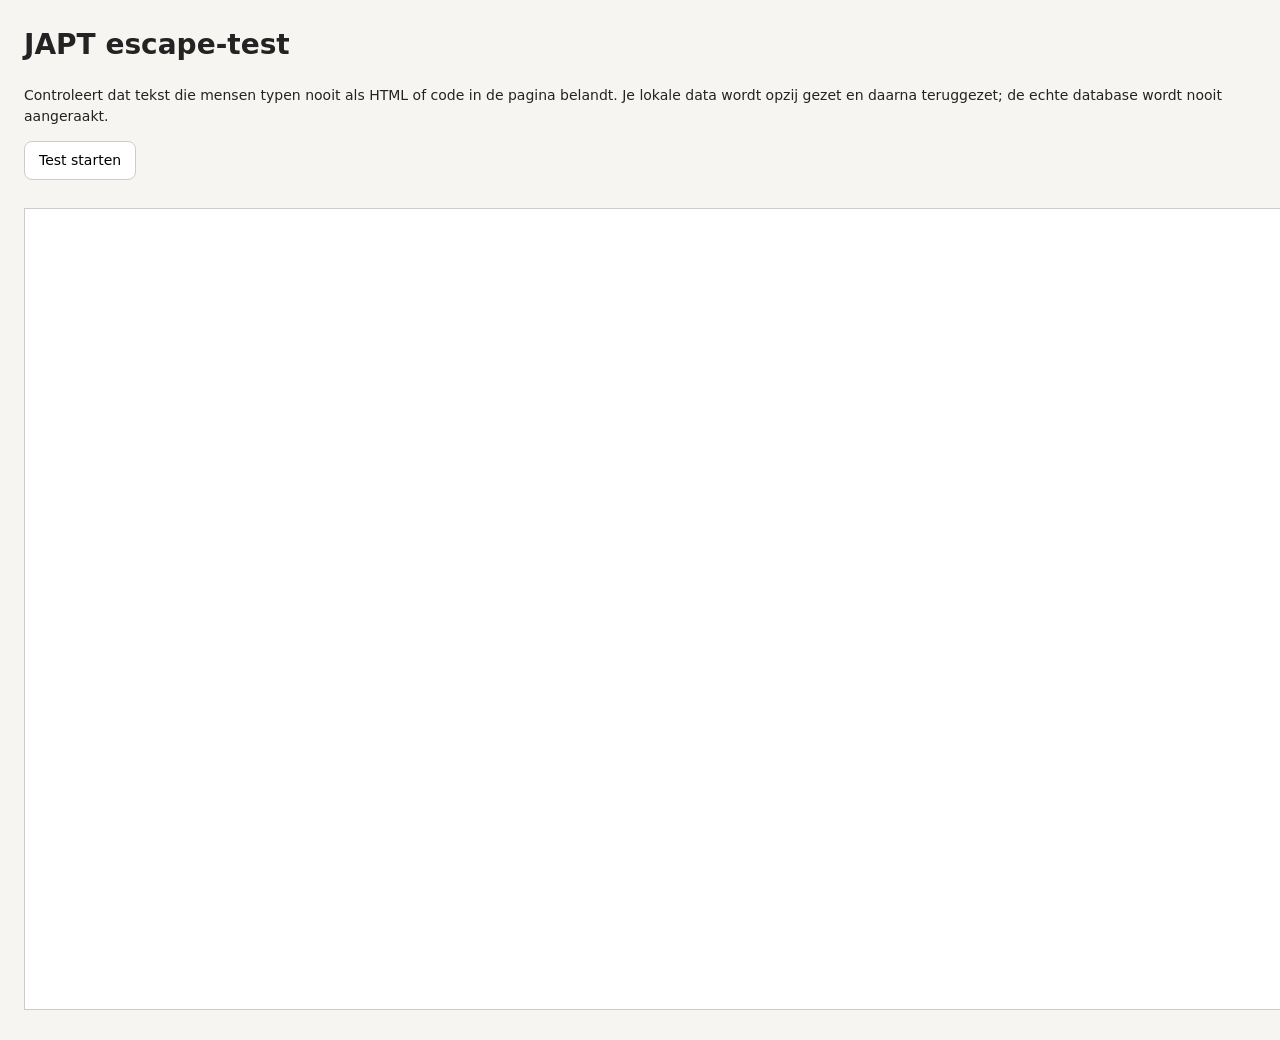
<file: tests/escape.html>
<!doctype html>
<html lang="nl">
<head>
<meta charset="utf-8">
<meta name="viewport" content="width=device-width, initial-scale=1">
<title>JAPT escape-test</title>
<!--
  JAPT escape test - text that people type never becomes HTML or code in the page.

  How it works:
    1. Every text people can type (task titles and notes, goal names and notes, client and user names,
       block names, meeting titles, the search field, the agenda link) is filled with POISON: a piece of
       HTML that, if a screen puts it in the page without UI.esc(), becomes a real element <i data-xss>.
       The quote at its start also breaks out of an attribute (title="...") when that isn't escaped.
    2. JAPT runs in a frame and every screen, view, window, picker and tab is opened, on a wide screen
       and on a phone-sized one.
    3. After every step the page is searched for an element [data-xss]. One is enough to fail, and the
       step and the HTML around it are shown, so you see which screen forgot esc().
    4. "Zichtbaar" counts where the poisoned text is shown as text: a step that shows none tested nothing.

  Your local data and view settings are put aside before and put back afterwards, also when the test
  breaks off (opening this page again puts them back first). The real database is never touched.

  Run it before every release (docs/design.md, Testing). A new screen, window or tab needs a new step in
  STEPS below; otherwise it is not tested.
-->
<style>
  body { font: 14px/1.5 system-ui, -apple-system, Segoe UI, Roboto, sans-serif; margin: 24px; color: #232323; background: #f6f5f2 }
  button { font: inherit; padding: 8px 14px; border-radius: 8px; border: 1px solid #ccc; background: #fff; cursor: pointer }
  #sum { font-weight: 600; margin: 12px 0 } .ok { color: #2f6b3a } .err { color: #b3261e } .warn { color: #8a5a00 }
  table { border-collapse: collapse; margin-top: 8px } td, th { border-bottom: 1px solid #ddd; padding: 3px 10px 3px 0; text-align: left; vertical-align: top }
  pre { white-space: pre-wrap; max-width: 900px; font-size: 12px; margin: 2px 0 }
  iframe { border: 1px solid #ccc; margin-top: 16px; background: #fff }
</style>
</head>
<body>
<h1>JAPT escape-test</h1>
<p>Controleert dat tekst die mensen typen nooit als HTML of code in de pagina belandt. Je lokale data wordt opzij gezet en daarna teruggezet; de echte database wordt nooit aangeraakt.</p>
<button id="run">Test starten</button>
<div id="sum"></div>
<div id="out"></div>
<iframe id="app" width="1280" height="800" title="JAPT"></iframe>

<!-- The app's own files, always fresh: a browser that kept an older copy would test the old code. -->
<script>
  ['../version.js', '../config.js', '../model.js', '../id.js', '../tables.js', '../data-local.js', 'testdata.js']
    .forEach(f => document.write(`<script src="${f}?t=${Date.now()}"><\/script>`));
</script>
<script>
  const POISON = `"'><i data-xss>x</i>`;
  const SHOWN = '<i data-xss>';            // what you read on screen when it is escaped correctly
  const TEXT_FIELDS = ['title', 'note', 'name', 'label'];
  const KEEP = ['japt_local_v1', 'japt_local_photos_v1', 'japt_view', 'japt_theme'];   // what this test changes, put back after
  const ASIDE = 'japt_escape_test_aside';
  const WIDE = [1280, 800], PHONE = [390, 800];
  const STEP_WAIT_MS = 150, START_TIMEOUT_MS = 10000;

  /* ---------- your own data, put aside and back ---------- */

  function putAside() { localStorage.setItem(ASIDE, JSON.stringify(Object.fromEntries(KEEP.map(k => [k, localStorage.getItem(k)])))); }
  function putBack() {
    const s = localStorage.getItem(ASIDE); if (!s) return false;
    const kept = JSON.parse(s);
    KEEP.forEach(k => { if (kept[k] == null) localStorage.removeItem(k); else localStorage.setItem(k, kept[k]); });
    localStorage.removeItem(ASIDE);
    return true;
  }

  /* ---------- poisoned data ---------- */

  function poisonedData({ calendarUrl } = {}) {
    const d = createTestData(Model);
    for (const rows of Object.values(d.data)) for (const r of rows)
      for (const f of TEXT_FIELDS) if (typeof r[f] === 'string') r[f] = POISON + (r[f] || 'leeg');
    if (calendarUrl) d.data.calendars = [{ id: 'cal-1', url: calendarUrl }];
    return d;
  }

  /* ---------- driving the app in the frame ---------- */

  const frame = document.getElementById('app');
  const sleep = ms => new Promise(r => setTimeout(r, ms));
  const W = () => frame.contentWindow, D = () => frame.contentDocument;
  // The app's modules are top-level consts (Store, Tasks, ...), which are not properties of window.
  const app = name => W().eval(name);
  const $ = s => D().querySelector(s), $$ = s => [...D().querySelectorAll(s)];
  const click = s => { const el = typeof s === 'string' ? $(s) : s; if (el) el.click(); return !!el; };
  const closeDialogs = () => $$('dialog[open]').forEach(x => x.close());
  const typeIn = (el, v) => { el.value = v; el.dispatchEvent(new Event('input', { bubbles: true })); };

  // The app's files carry ?v=version, so the browser may keep an older copy of a file changed since.
  // Fetching each one fresh first puts the current file in the cache: the test runs on the code as it is.
  async function freshFiles() {
    const html = await (await fetch('../index.html', { cache: 'reload' })).text();
    const urls = [...html.matchAll(/<(?:script|link)[^>]+(?:src|href)="([^"]+\.(?:js|css)[^"]*)"/g)].map(m => new URL(m[1], new URL('../', location.href)).href);
    await Promise.all(urls.map(u => fetch(u, { cache: 'reload' })));
    return urls.length;
  }

  async function openApp([w, h], data, view) {
    createLocalData().importBackup(data);
    localStorage.removeItem('japt_view'); localStorage.removeItem('japt_theme');
    if (view) localStorage.setItem('japt_view', JSON.stringify(view));
    frame.width = w; frame.height = h;
    await new Promise(r => { frame.onload = r; frame.src = '../index.html?escape-test=' + Date.now(); });
    const until = Date.now() + START_TIMEOUT_MS;
    while (Date.now() < until) { const m = $('#main'); if (m && !m.hidden) { await sleep(600); return; } await sleep(100); }
    throw new Error('JAPT did not start in the frame');
  }

  // Each step opens something; what it shows is checked afterwards. Order matters: steps build on the
  // page left by the step before (the open page, the mode).
  // A step can say { noText: true }: that screen shows nothing people typed, so showing none is right.
  // MODES and MANAGE_TABS must name every calendar view and Beheer tab: tests/release.test.js checks it.
  const MODES = ['day', 'workweek', 'week', 'cycle', 'list'];
  const MANAGE_TABS = ['blocks', 'cycles', 'deadlines', 'week', 'users', 'agenda', 'bin', 'look', 'backup'];
  // Beheer tabs with only settings; the agenda tab shows the link, tested in the second start.
  const NO_TEXT_TABS = ['cycles', 'deadlines', 'week', 'agenda', 'look', 'backup'];
  const STEPS = [
    ['Taken: lijsten', () => click('[data-view="tasks"]')],
    ...MODES.map(m => [`Kalender: ${m}`, () => click(`[data-mode="${m}"]`)]),
    ['Lijstweergave: filter open', () => { click('#lfToggle'); $$('#lFilter .mss').forEach(b => b.click()); }],
    ['Lijstweergave: filter dicht', () => { click('#lfToggle'); click('[data-mode="workweek"]'); }],
    ['Zijbalk: groeperen per doel', () => click('[data-group="goal"]')],
    ['Zijbalk: groeperen per klant', () => click('[data-group="client"]')],
    ['Zijbalk: niet groeperen', () => click('[data-group="none"]')],
    ['Zijbalk: filters open', () => { click('#btnFilter'); $$('#fpanel .mss').forEach(b => b.click()); }],
    ['Zijbalk: filters dicht', () => { $$('#fpanel .ms.open .mss').forEach(b => b.click()); click('#btnFilter'); }],
    ['Kalender: kaartje van een taak', () => { click('[data-mode="week"]'); return click('#weekView .chip'); }],
    ['Taakformulier: bewerken', () => { app('Calendar').closePop(true); const k = app('Store').tasks().find(x => x.deadline && !x.doneOn); app('Tasks').openEdit(k.id); }],
    ['Taakformulier: doelkiezer', () => click('dialog[open] .gpb')],
    ['Taakformulier: deadlinekiezer', () => { click('dialog[open] [data-gpclose]'); return click('dialog[open] .dkf'); }],
    ['Taakformulier: nieuw', () => { closeDialogs(); return click('#btnNewTask'); }],
    ['Afvinken: melding', () => { closeDialogs(); return click('#tasks .chk:not(:checked)'); }],
    ['Doelen', () => { $('#gShowAch').checked = true; $('#gShowAch').dispatchEvent(new Event('change', { bubbles: true })); return click('[data-view="goals"]'); }],
    ['Doelen: grote weergave', () => click('[data-gopen]')],
    ['Doelen: bewerken in de weergave', () => click('dialog[open] [data-gvedit]')],
    ['Doelformulier: klantsuggesties', () => { const i = $$('dialog[open] input[type="text"]'); i.forEach(x => typeIn(x, '"')); return i.length > 0; }],
    ['Klant hernoemen', () => { closeDialogs(); return click('[data-clientedit]'); }],
    ['Inbox: toevoegen', () => { closeDialogs(); click('[data-view="inbox"]'); return click('[data-ibtab="add"]'); }],
    ['Inbox: doelkiezer', () => click('#ibAdd .gpb')],
    ['Inbox: verwerken', () => { click('#ibAdd [data-gpclose]'); return click('[data-ibtab="sort"]'); }],
    ['Prullenbak vullen', async () => { const S = app('Store'); await S.binTask(S.tasks()[0].id); }],
    ...MANAGE_TABS.map(tab =>
      [`Beheer: ${tab}`, () => { if (!$('dialog[open] [data-mtab]')) click('#btnManage'); return click(`dialog[open] [data-mtab="${tab}"]`); },
        { noText: NO_TEXT_TABS.includes(tab) }]),
    ['Beheer: werkblok gekozen', () => { click('dialog[open] [data-mtab="blocks"]'); return click('dialog[open] .wkb[data-bsel]'); }],
    ['Zoeken in de zijbalk', () => { closeDialogs(); click('[data-view="tasks"]'); typeIn($('#fq'), POISON); }],
    ['Zoeken in de lijstweergave', () => { typeIn($('#fq'), ''); click('[data-mode="list"]'); click('#lfToggle'); typeIn($('#lfQ'), POISON); }]
  ];
  // A second start: the agenda link itself poisoned (it is shown in Beheer and can't be saved this way).
  const LINK_STEPS = [
    ['Beheer: agenda-link', () => { click('#btnManage'); return click('dialog[open] [data-mtab="agenda"]'); }],
    ['Kalender met een kapotte agenda-link', () => { closeDialogs(); return click('[data-mode="week"]'); }]
  ];

  /* ---------- checking ---------- */

  const around = el => { let p = el.parentElement || el; for (let i = 0; i < 2 && p.parentElement && p.outerHTML.length < 300; i++) p = p.parentElement; return p.outerHTML.slice(0, 600); };
  function check() {
    const hits = $$('[data-xss]');
    // Counted in the open window when there is one, so the page behind it doesn't count as tested.
    const box = $$('dialog[open]').pop() || D().body;
    const shown = (box.innerText.split(SHOWN).length - 1) + [...box.querySelectorAll('input,textarea')].filter(x => x.value.includes(SHOWN)).length;
    return { hits: hits.map(around), shown };
  }

  // A leak stays in the page (a hidden view keeps its HTML), so each one is reported once: at the step
  // where it first appeared, which is the screen that forgot esc().
  async function runSteps(size, steps, results) {
    const seen = new Set();
    for (const [name, fn, opt = {}] of steps) {
      let note = '';
      try { if ((await fn()) === false) note = 'niet gevonden'; } catch (e) { note = 'fout: ' + e.message; }
      await sleep(STEP_WAIT_MS);
      const c = check(), hits = c.hits.filter(h => !seen.has(h));
      hits.forEach(h => seen.add(h));
      results.push({ size, name, note, shown: c.shown, hits, noText: !!opt.noText });
    }
  }

  async function run() {
    const btn = document.getElementById('run'); btn.disabled = true;
    const results = [];
    putBack(); putAside();
    try {
      if (!(await freshFiles())) throw new Error('no files found in index.html');
      for (const size of [WIDE, PHONE]) {
        const label = size === WIDE ? 'breed' : 'telefoon';
        await openApp(size, poisonedData(), { sbHidden: false });   // the task list is closed by default
        await runSteps(label, STEPS, results);
        await openApp(size, poisonedData({ calendarUrl: 'https://agenda.invalid/' + POISON }), { sbHidden: false });
        await runSteps(label, LINK_STEPS, results);
      }
    } catch (e) {
      results.push({ size: '', name: 'De test brak af', note: e.message, hits: [], shown: 0 });
    } finally {
      frame.src = 'about:blank';
      putBack();
      btn.disabled = false;
    }
    report(results);
  }

  /* ---------- the report ---------- */

  const escT = s => String(s).replace(/[&<>"]/g, c => ({ '&': '&amp;', '<': '&lt;', '>': '&gt;', '"': '&quot;' }[c]));
  function report(results) {
    const bad = results.filter(r => r.hits.length), broke = results.filter(r => r.name === 'De test brak af');
    const empty = results.filter(r => !r.hits.length && !r.shown && !r.noText);
    const sum = document.getElementById('sum');
    sum.className = bad.length || broke.length ? 'err' : 'ok';
    sum.textContent = bad.length ? `MISLUKT: op ${bad.length} plek(ken) werd getypte tekst HTML.`
      : broke.length ? 'MISLUKT: de test brak af.'
      : `GESLAAGD: ${results.length} stappen, nergens werd getypte tekst HTML.` + (empty.length ? ` ${empty.length} stap(pen) toonden geen getypte tekst (zie oranje).` : '');
    document.getElementById('out').innerHTML = `<table><tr><th>Scherm</th><th>Stap</th><th>Zichtbaar</th><th>Resultaat</th></tr>${results.map(r => `<tr>
      <td>${escT(r.size)}</td><td>${escT(r.name)}</td><td>${r.shown}</td>
      <td class="${r.hits.length ? 'err' : r.shown || r.noText ? 'ok' : 'warn'}">${r.hits.length ? 'HTML in de pagina:' + r.hits.map(h => `<pre>${escT(h)}</pre>`).join('') : r.shown ? 'ok' : r.noText ? 'ok (toont geen getypte tekst)' : 'niets getoond: deze stap testte niets'}${r.note ? ' (' + escT(r.note) + ')' : ''}</td></tr>`).join('')}</table>`;
    window.escapeResult = { passed: !bad.length && !broke.length, results };
  }

  if (putBack()) document.getElementById('sum').textContent = 'Je data van een afgebroken test is teruggezet.';
  document.getElementById('run').onclick = run;
</script>
</body>
</html>
</file>
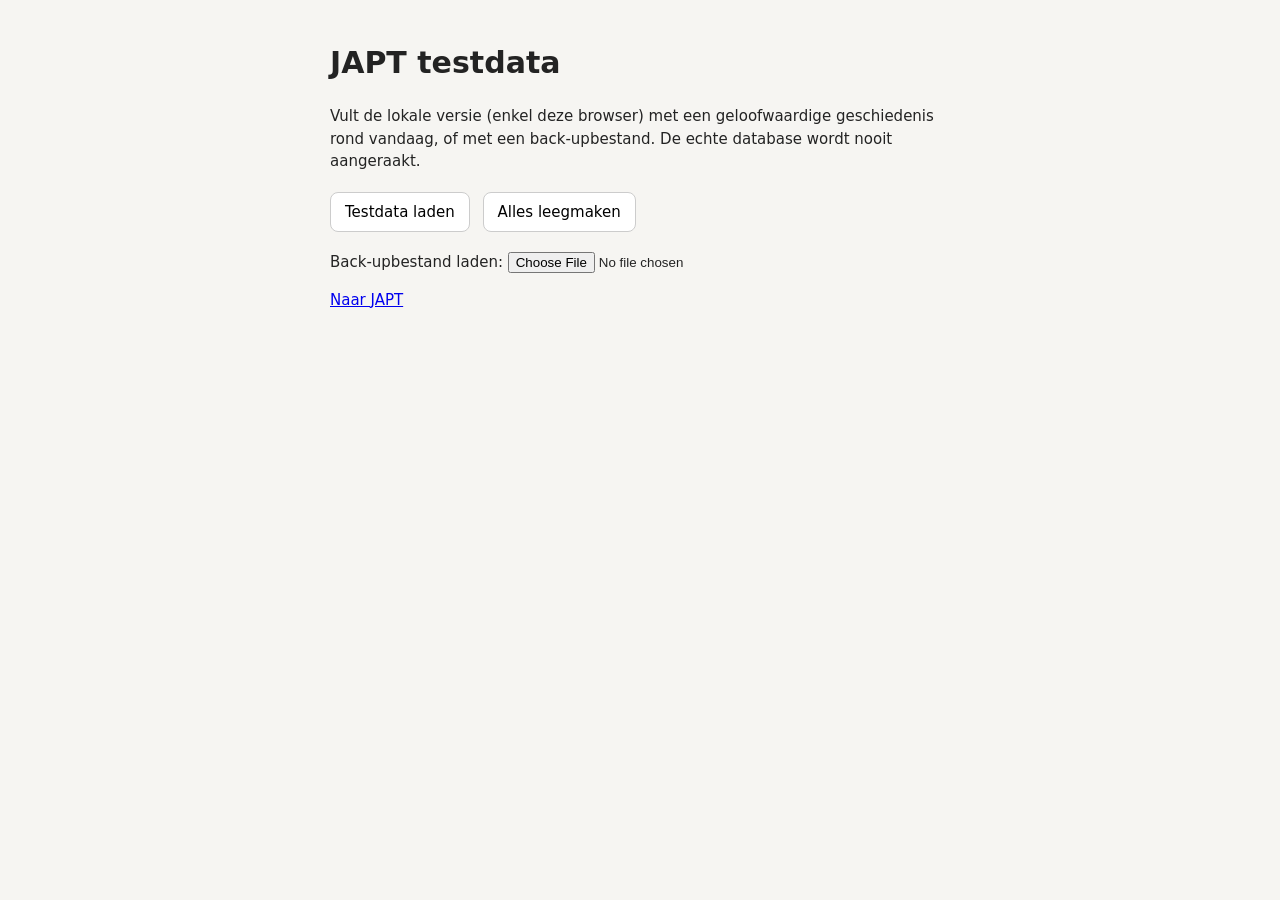
<file: tests/load-testdata.html>
<!doctype html>
<html lang="nl">
<head>
<meta charset="utf-8">
<meta name="viewport" content="width=device-width, initial-scale=1">
<title>JAPT testdata</title>
<style>
  body { font: 15px/1.5 system-ui, -apple-system, Segoe UI, Roboto, sans-serif; max-width: 620px; margin: 40px auto; padding: 0 16px; color: #232323; background: #f6f5f2 }
  button { font: inherit; padding: 8px 14px; border-radius: 8px; border: 1px solid #ccc; background: #fff; cursor: pointer; margin: 4px 8px 4px 0 }
  .ok { color: #2f6b3a } .err { color: #b3261e }
</style>
</head>
<body>
<h1>JAPT testdata</h1>
<p>Vult de lokale versie (enkel deze browser) met een geloofwaardige geschiedenis rond vandaag, of met een back-upbestand. De echte database wordt nooit aangeraakt.</p>
<button id="load">Testdata laden</button>
<button id="clear">Alles leegmaken</button>
<p><label>Back-upbestand laden: <input type="file" id="file" accept=".json,application/json"></label></p>
<p id="msg"></p>
<p><a href="../index.html">Naar JAPT</a></p>
<!-- The app's own files, always fresh: a browser that kept an older copy would test the old code. -->
<script>
  ['../version.js', '../config.js', '../model.js', '../id.js', '../tables.js', '../data-local.js', 'testdata.js']
    .forEach(f => document.write(`<script src="${f}?t=${Date.now()}"><\/script>`));
</script>
<script>
  const local = createLocalData(), msg = document.getElementById('msg');
  const say = (t, ok = true) => { msg.textContent = t; msg.className = ok ? 'ok' : 'err'; };
  document.getElementById('load').onclick = () => {
    const d = createTestData(Model); local.importBackup(d);
    say(`Geladen: ${d.data.tasks.length} taken, ${d.data.goals.length} doelen, ${d.data.work_blocks.length} werkblokken.`);
  };
  document.getElementById('clear').onclick = () => { local.clear(); say('Leeggemaakt.'); };
  document.getElementById('file').onchange = async e => {
    try { const b = JSON.parse(await e.target.files[0].text()); local.importBackup(b); say('Back-up geladen en bijgewerkt naar deze versie.'); }
    catch (err) { say('Kon dit bestand niet lezen: ' + err.message, false); }
  };
</script>
</body>
</html>
</file>
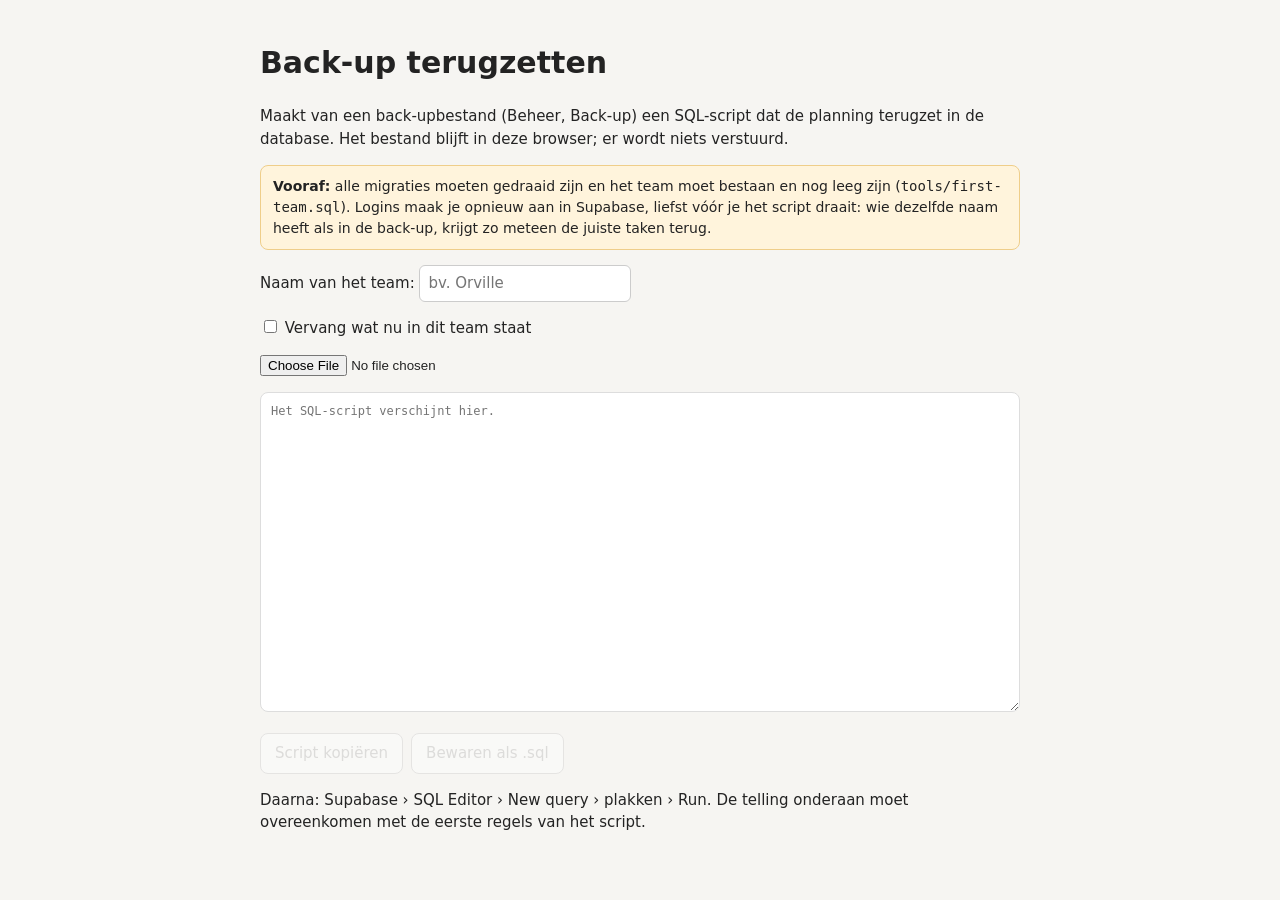
<file: tools/restore.html>
<!doctype html>
<html lang="nl">
<head>
<meta charset="utf-8">
<meta name="viewport" content="width=device-width, initial-scale=1">
<title>JAPT back-up terugzetten</title>
<!-- Restore: turns a backup file into an SQL script for the Supabase SQL Editor.
     Everything happens in this browser; the backup file is not sent anywhere. -->
<style>
  body { font: 15px/1.5 system-ui, -apple-system, Segoe UI, Roboto, sans-serif; background: #f6f5f2; color: #232323; max-width: 760px; margin: 40px auto; padding: 0 16px }
  button { font: inherit; padding: 8px 14px; border-radius: 8px; border: 1px solid #ccc; background: #fff; cursor: pointer; margin-right: 8px }
  button:disabled { opacity: .4; cursor: default }
  input[type=text] { font: inherit; padding: 6px 8px; border: 1px solid #ccc; border-radius: 6px }
  textarea { width: 100%; box-sizing: border-box; height: 320px; font: 12px/1.4 ui-monospace, Menlo, monospace; border: 1px solid #ddd; border-radius: 8px; padding: 10px }
  .note { background: #fff4dc; border: 1px solid #efce8a; border-radius: 8px; padding: 10px 12px; font-size: 14px }
  #out { margin: 12px 0; font-size: 14px; font-weight: 600 }
</style>
</head>
<body>
<h1>Back-up terugzetten</h1>
<p>Maakt van een back-upbestand (Beheer, Back-up) een SQL-script dat de planning terugzet in de database. Het bestand blijft in deze browser; er wordt niets verstuurd.</p>
<div class="note">
  <b>Vooraf:</b> alle migraties moeten gedraaid zijn en het team moet bestaan en nog leeg zijn (<code>tools/first-team.sql</code>). Logins maak je opnieuw aan in Supabase, liefst vóór je het script draait: wie dezelfde naam heeft als in de back-up, krijgt zo meteen de juiste taken terug.
</div>
<p><label>Naam van het team: <input type="text" id="team" placeholder="bv. Orville"></label></p>
<p><label><input type="checkbox" id="replace"> Vervang wat nu in dit team staat</label></p>
<div class="note" id="replaceNote" hidden>
  <b>Let op:</b> alles wat na deze back-up gemaakt werd, is daarna weg. Maak eerst een back-up van de huidige toestand (Beheer, Back-up), voor het geval je je vergist. Mislukt het script, dan verandert er niets.
</div>
<p><input type="file" id="file" accept="application/json,.json"></p>
<div id="out"></div>
<textarea id="sql" readonly placeholder="Het SQL-script verschijnt hier."></textarea>
<p><button id="copy" disabled>Script kopiëren</button><button id="save" disabled>Bewaren als .sql</button></p>
<p>Daarna: Supabase › SQL Editor › New query › plakken › Run. De telling onderaan moet overeenkomen met de eerste regels van het script.</p>
<!-- The app's own files, always fresh: a browser that kept an older copy would test the old code. -->
<script>
  ['../version.js', '../tables.js', '../id.js', '../data-local.js']
    .forEach(f => document.write(`<script src="${f}?t=${Date.now()}"><\/script>`));
</script>
<script src="restore.js"></script>
<script>
  const $ = id => document.getElementById(id);
  let backup = null, filename = 'japt-restore.sql';
  function build() {
    $('sql').value = '';
    $('copy').disabled = $('save').disabled = true;
    if (!backup) return;
    try {
      const local = createLocalData();
      const replace = $('replace').checked;
      $('sql').value = buildRestoreSql(backup, b => local.upgradeBackup(b), SCHEMA_VERSION, $('team').value, { replace });
      filename = 'japt-restore-' + (backup.exportedAt || '').slice(0, 10) + '.sql';
      const when = (backup.exportedAt || '').slice(0, 16).replace('T', ' ');
      $('out').textContent = (replace ? `Vervangt team ${$('team').value.trim()} door de back-up van ${when}. ` : '')
        + $('sql').value.split('\n')[2].replace(/^-- /, '');
      $('copy').disabled = $('save').disabled = false;
    } catch (err) { $('out').textContent = 'Geen script: ' + err.message; }
  }
  $('file').onchange = async e => {
    const file = e.target.files[0];
    if (!file) return;
    try { backup = JSON.parse(await file.text()); build(); }
    catch (err) { backup = null; $('out').textContent = 'Dit bestand kan ik niet lezen.'; }
  };
  $('team').oninput = build;
  $('replace').onchange = () => { $('replaceNote').hidden = !$('replace').checked; build(); };
  $('copy').onclick = async () => { await navigator.clipboard.writeText($('sql').value); $('out').textContent = 'Gekopieerd. Plak het in een nieuwe query in de SQL Editor.'; };
  $('save').onclick = () => {
    const a = document.createElement('a');
    a.href = URL.createObjectURL(new Blob([$('sql').value], { type: 'text/plain' }));
    a.download = filename;
    document.body.appendChild(a); a.click(); a.remove();
  };
</script>
</body>
</html>
</file>
